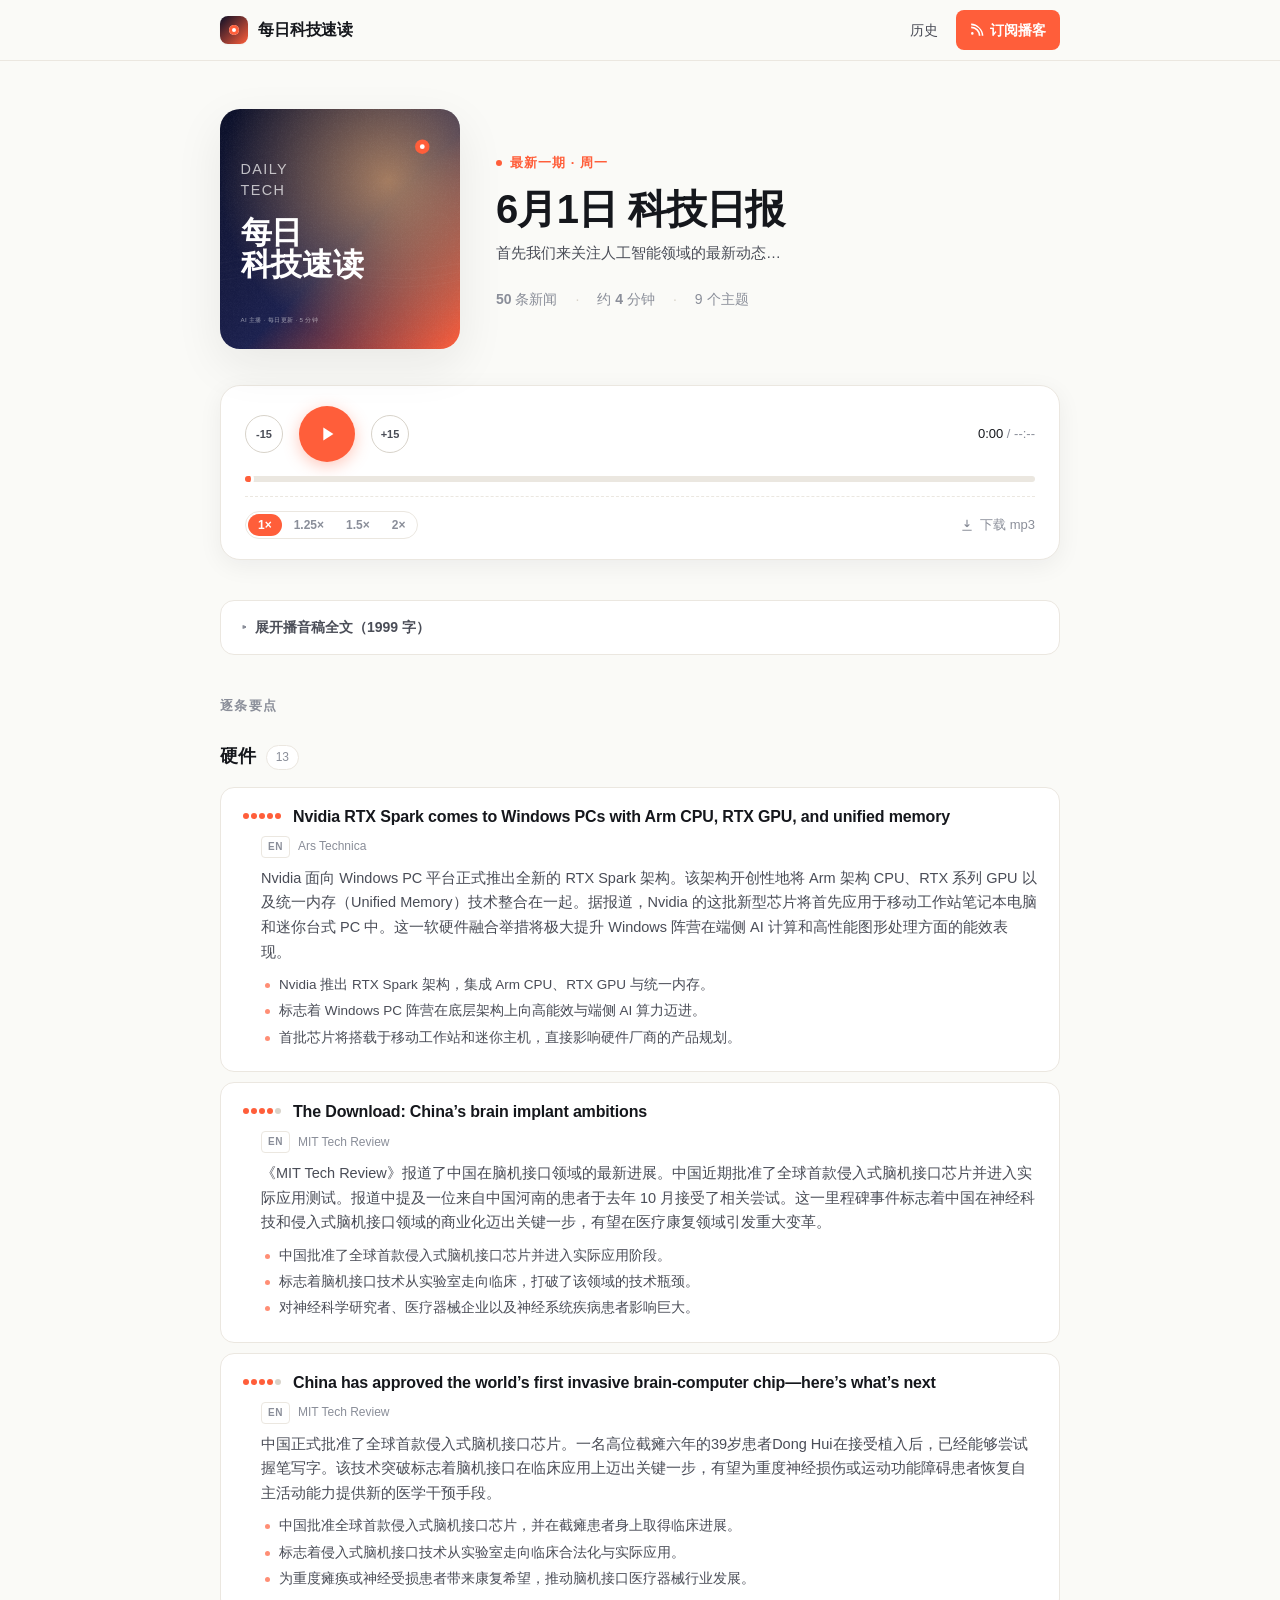
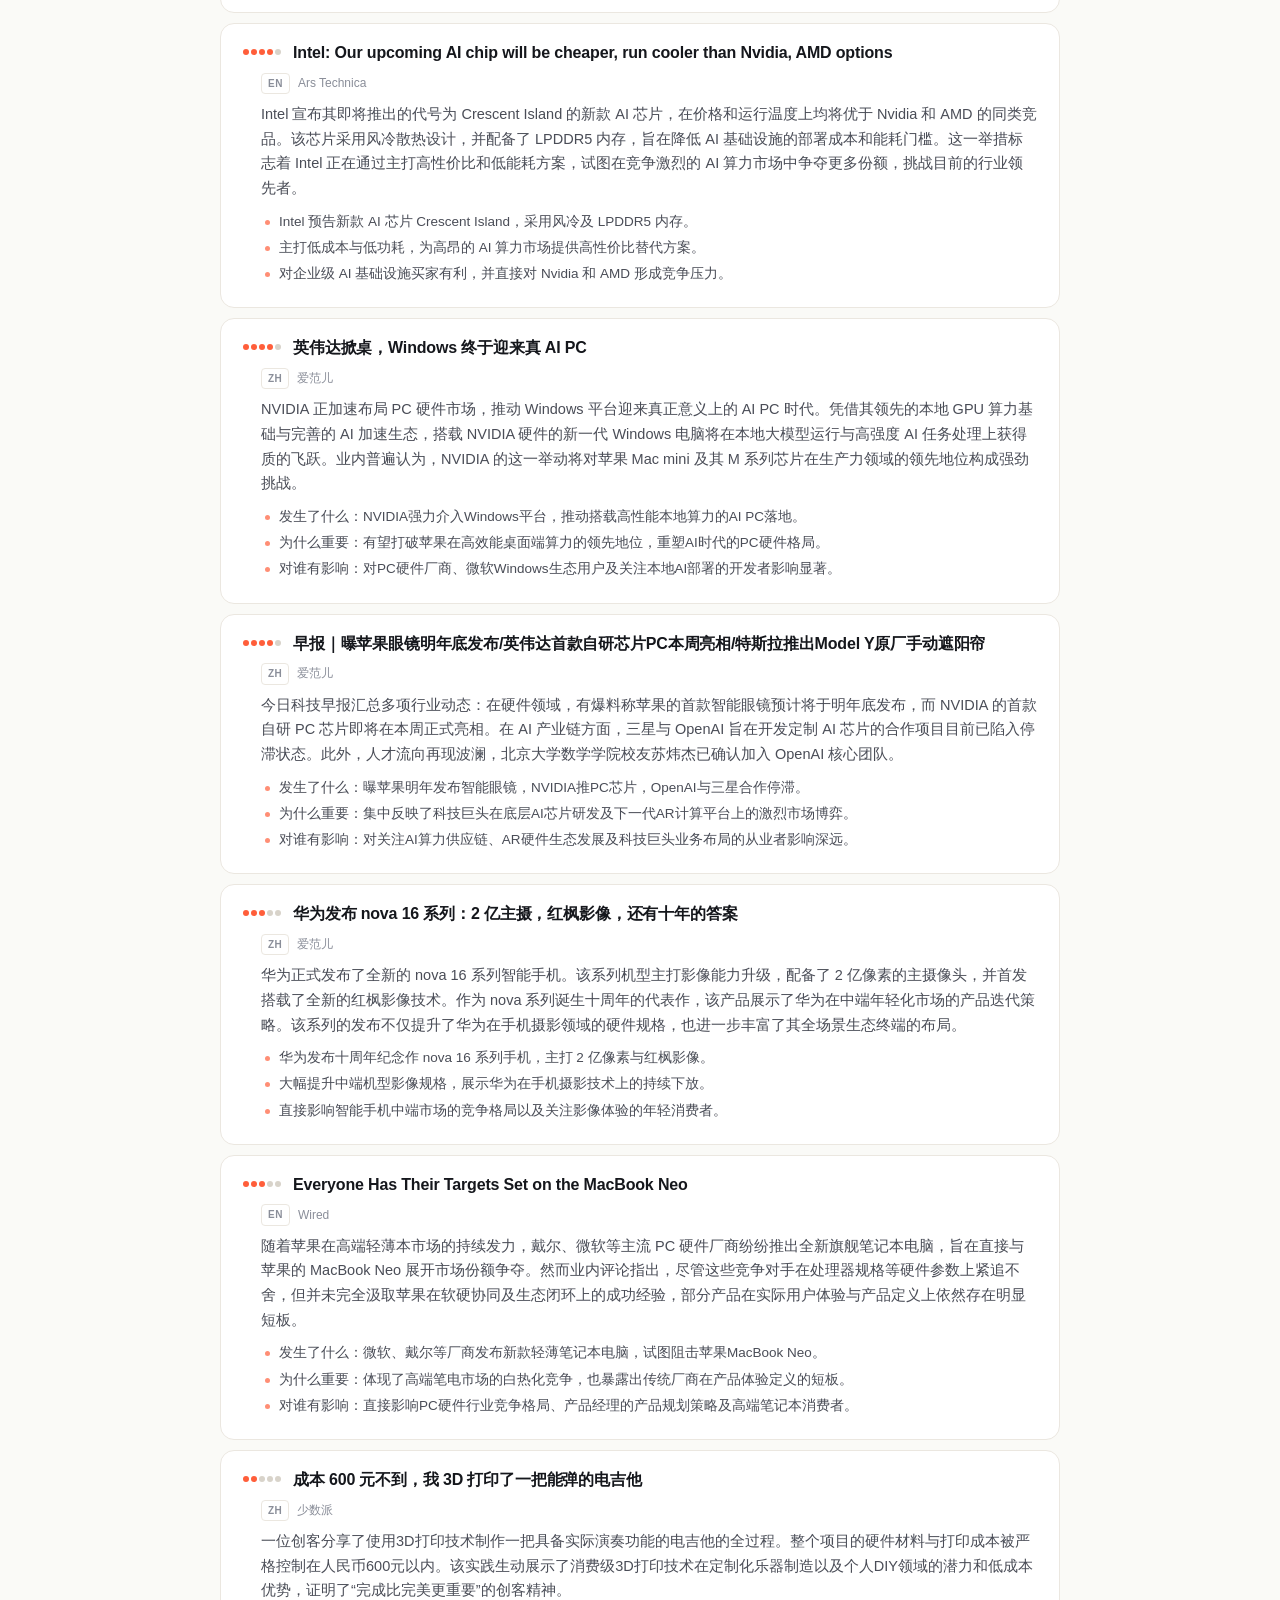
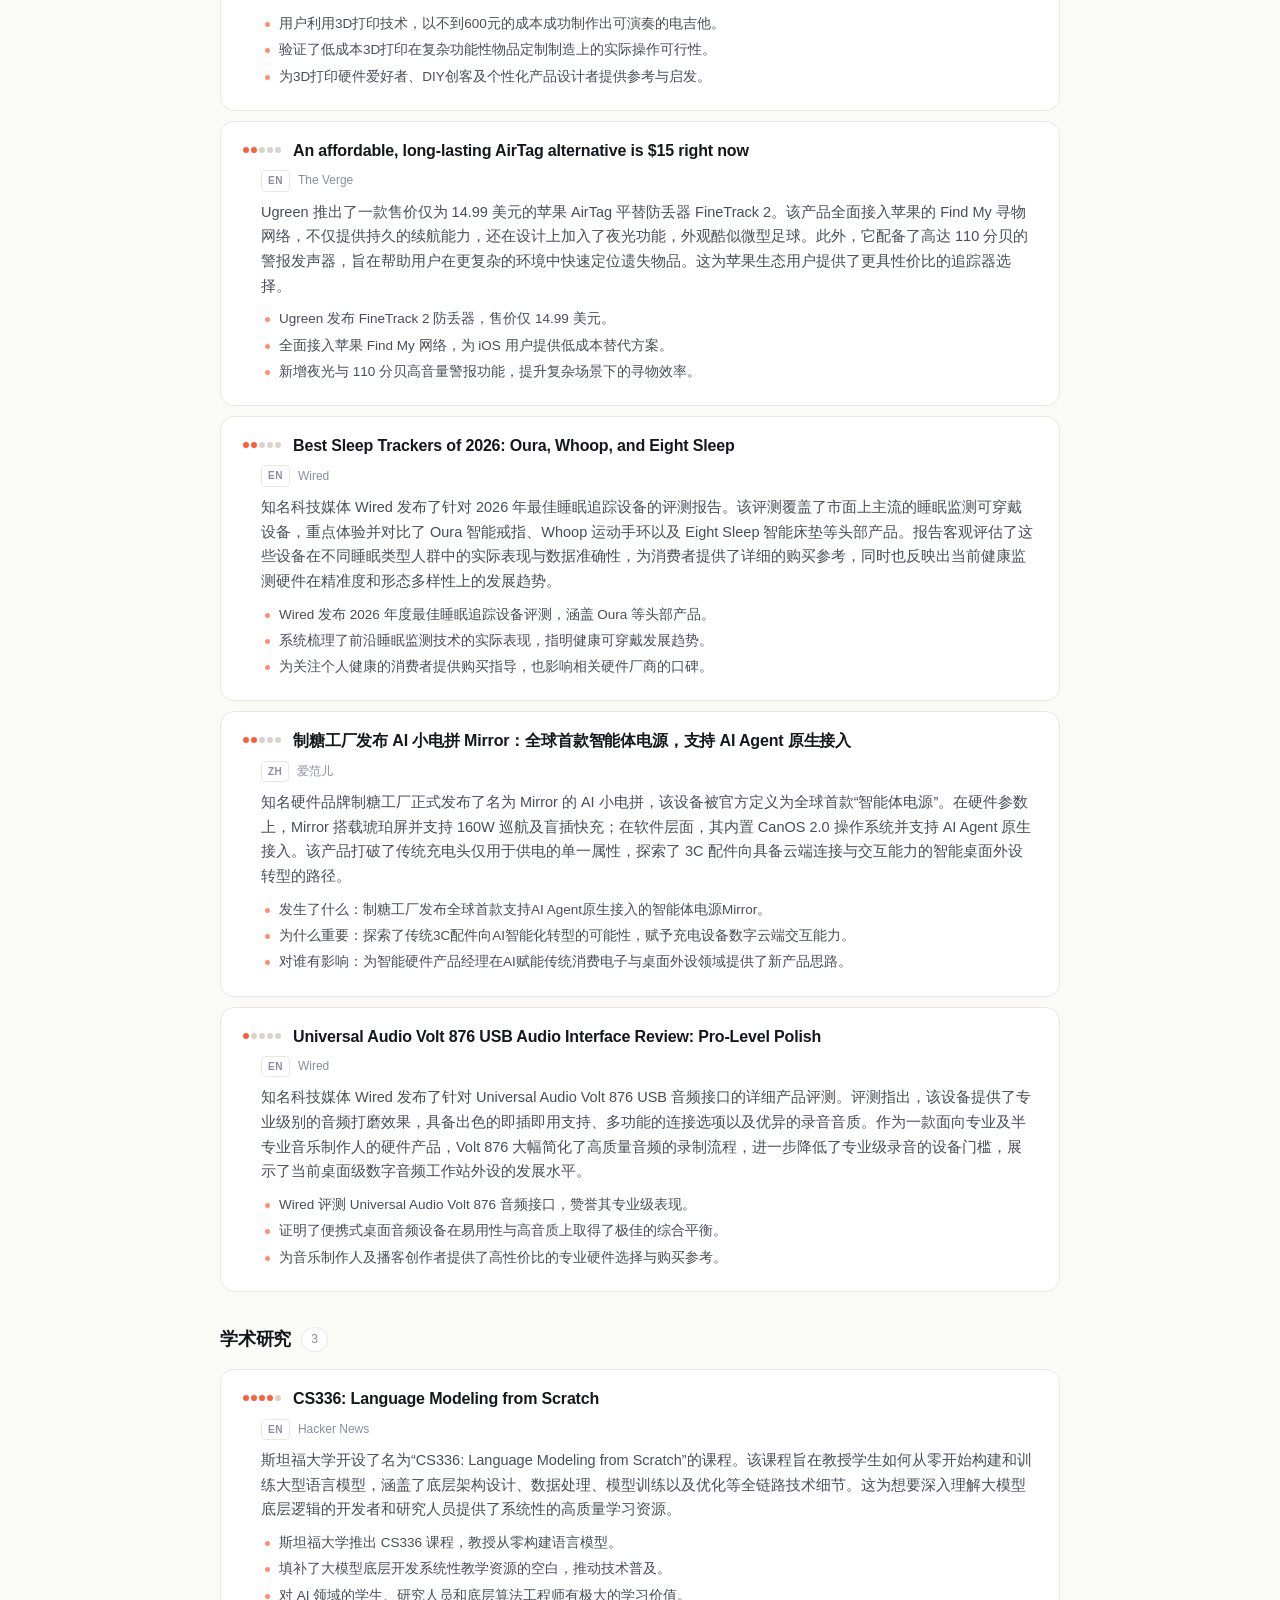
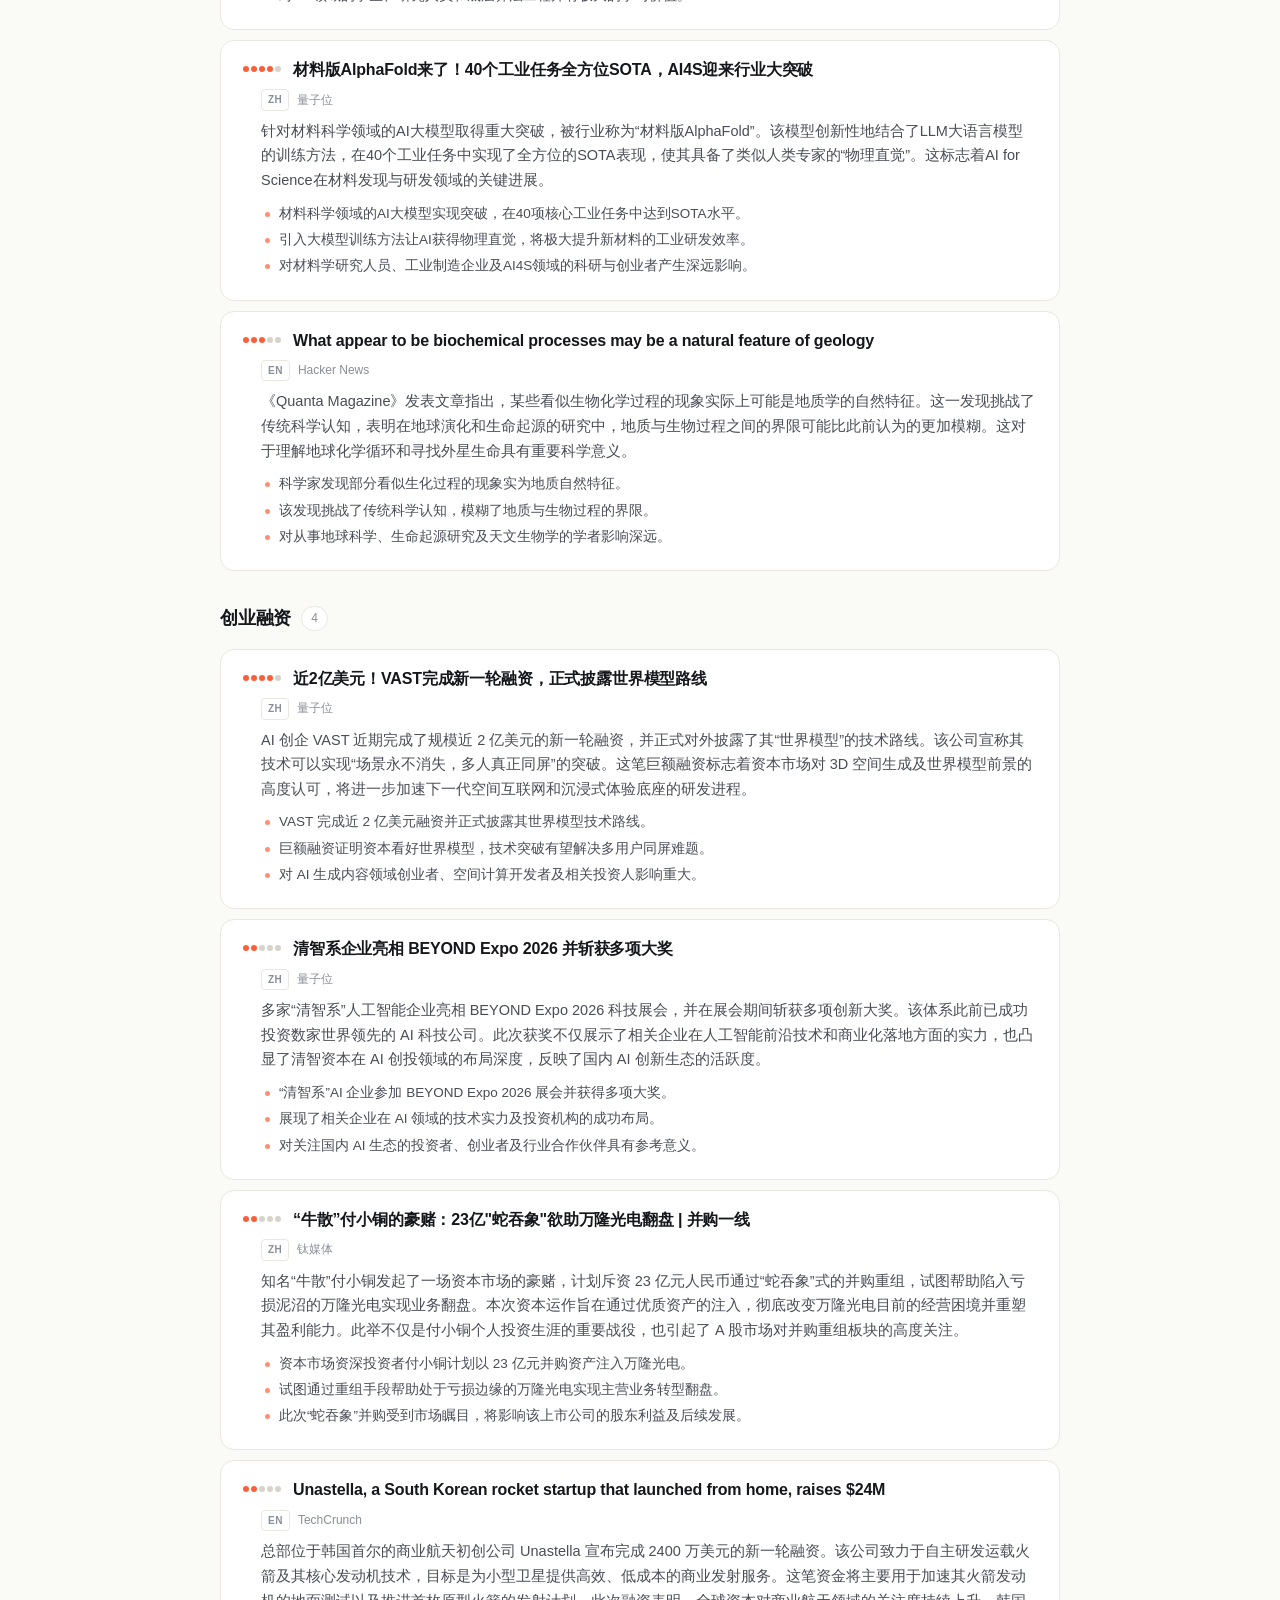
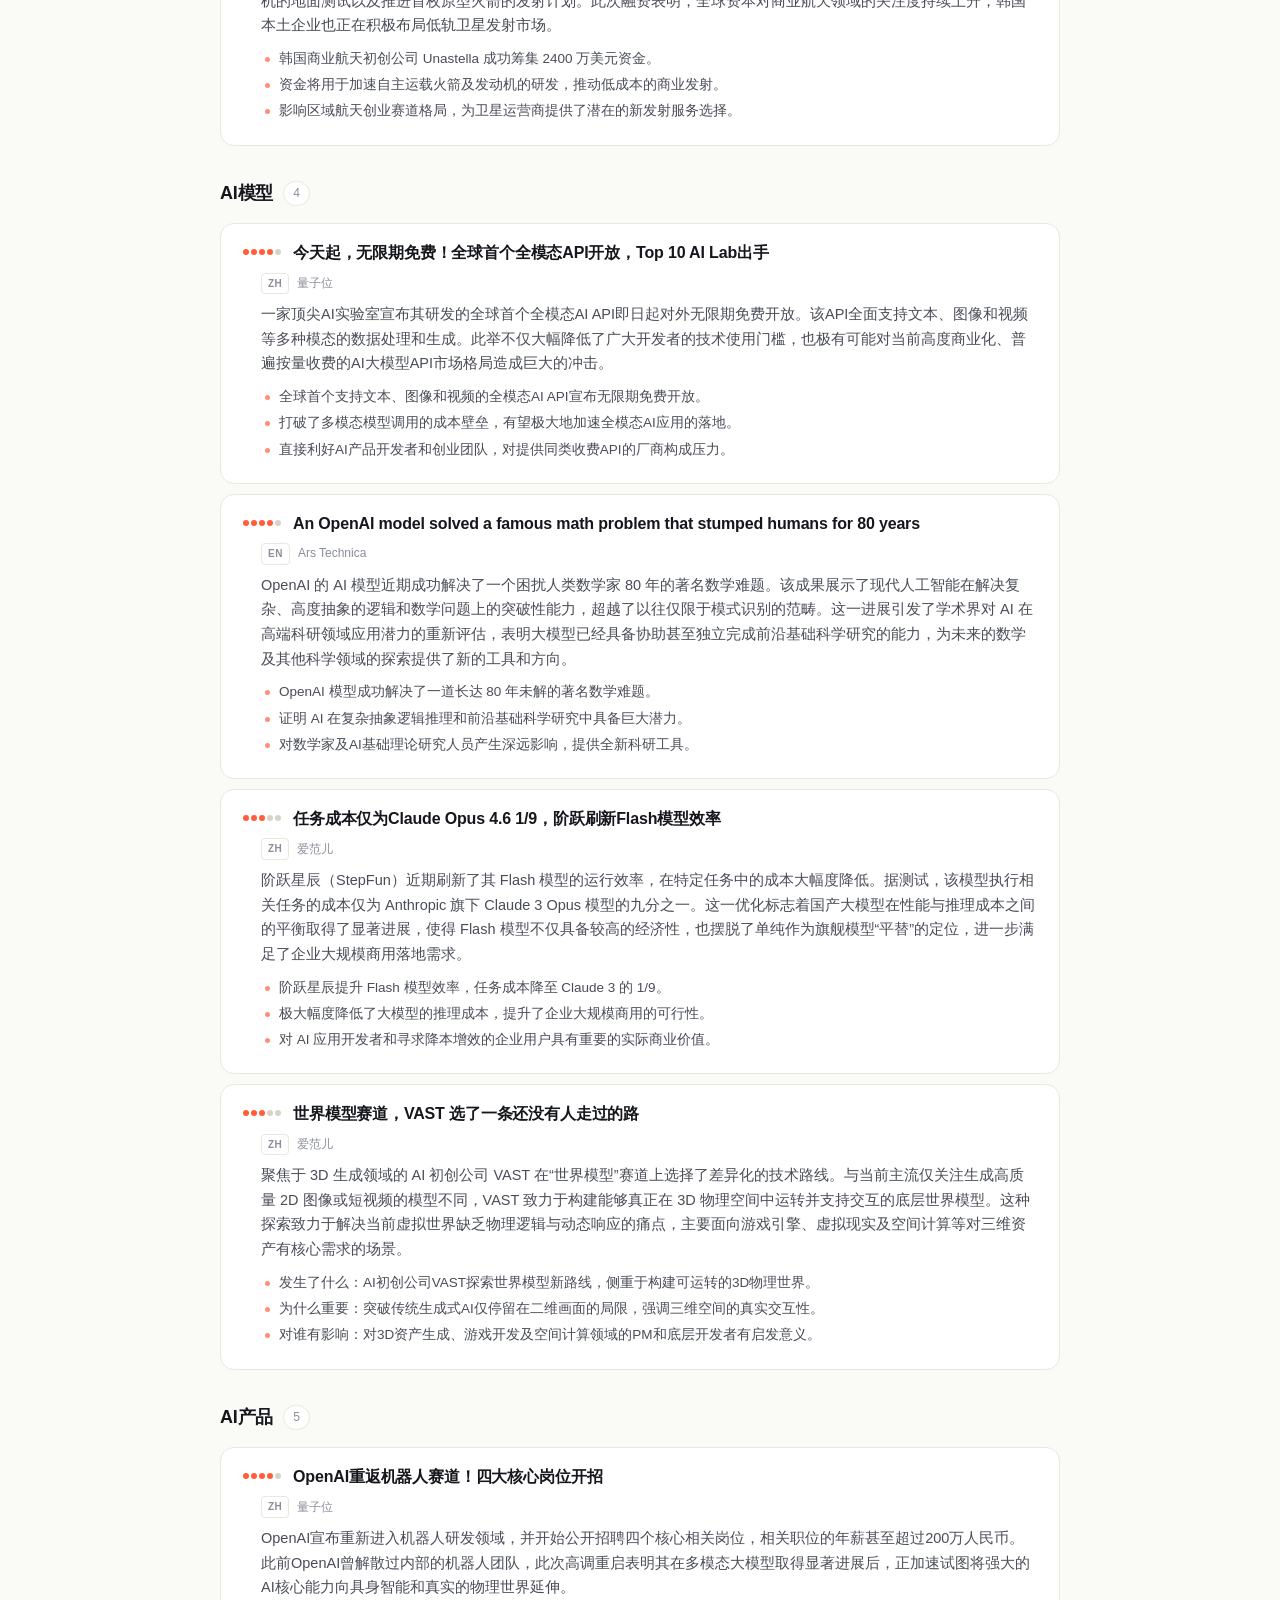
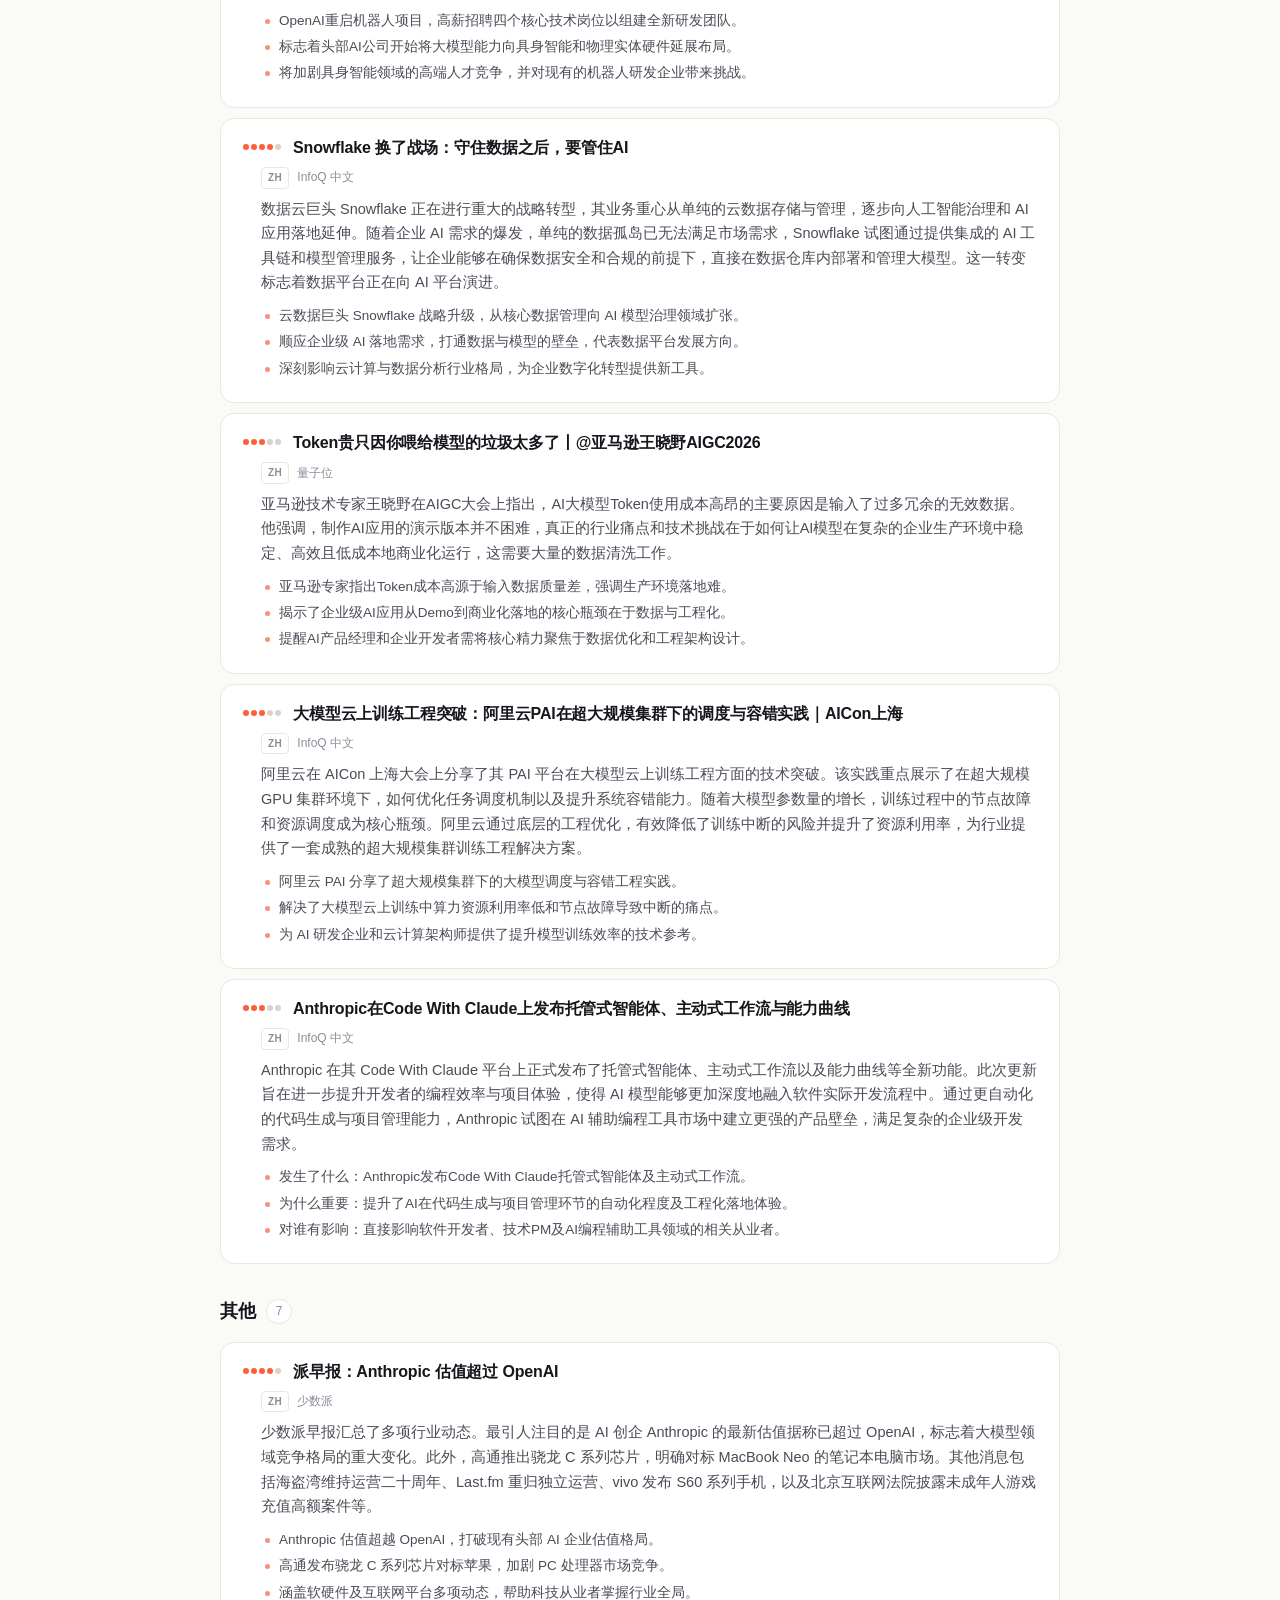
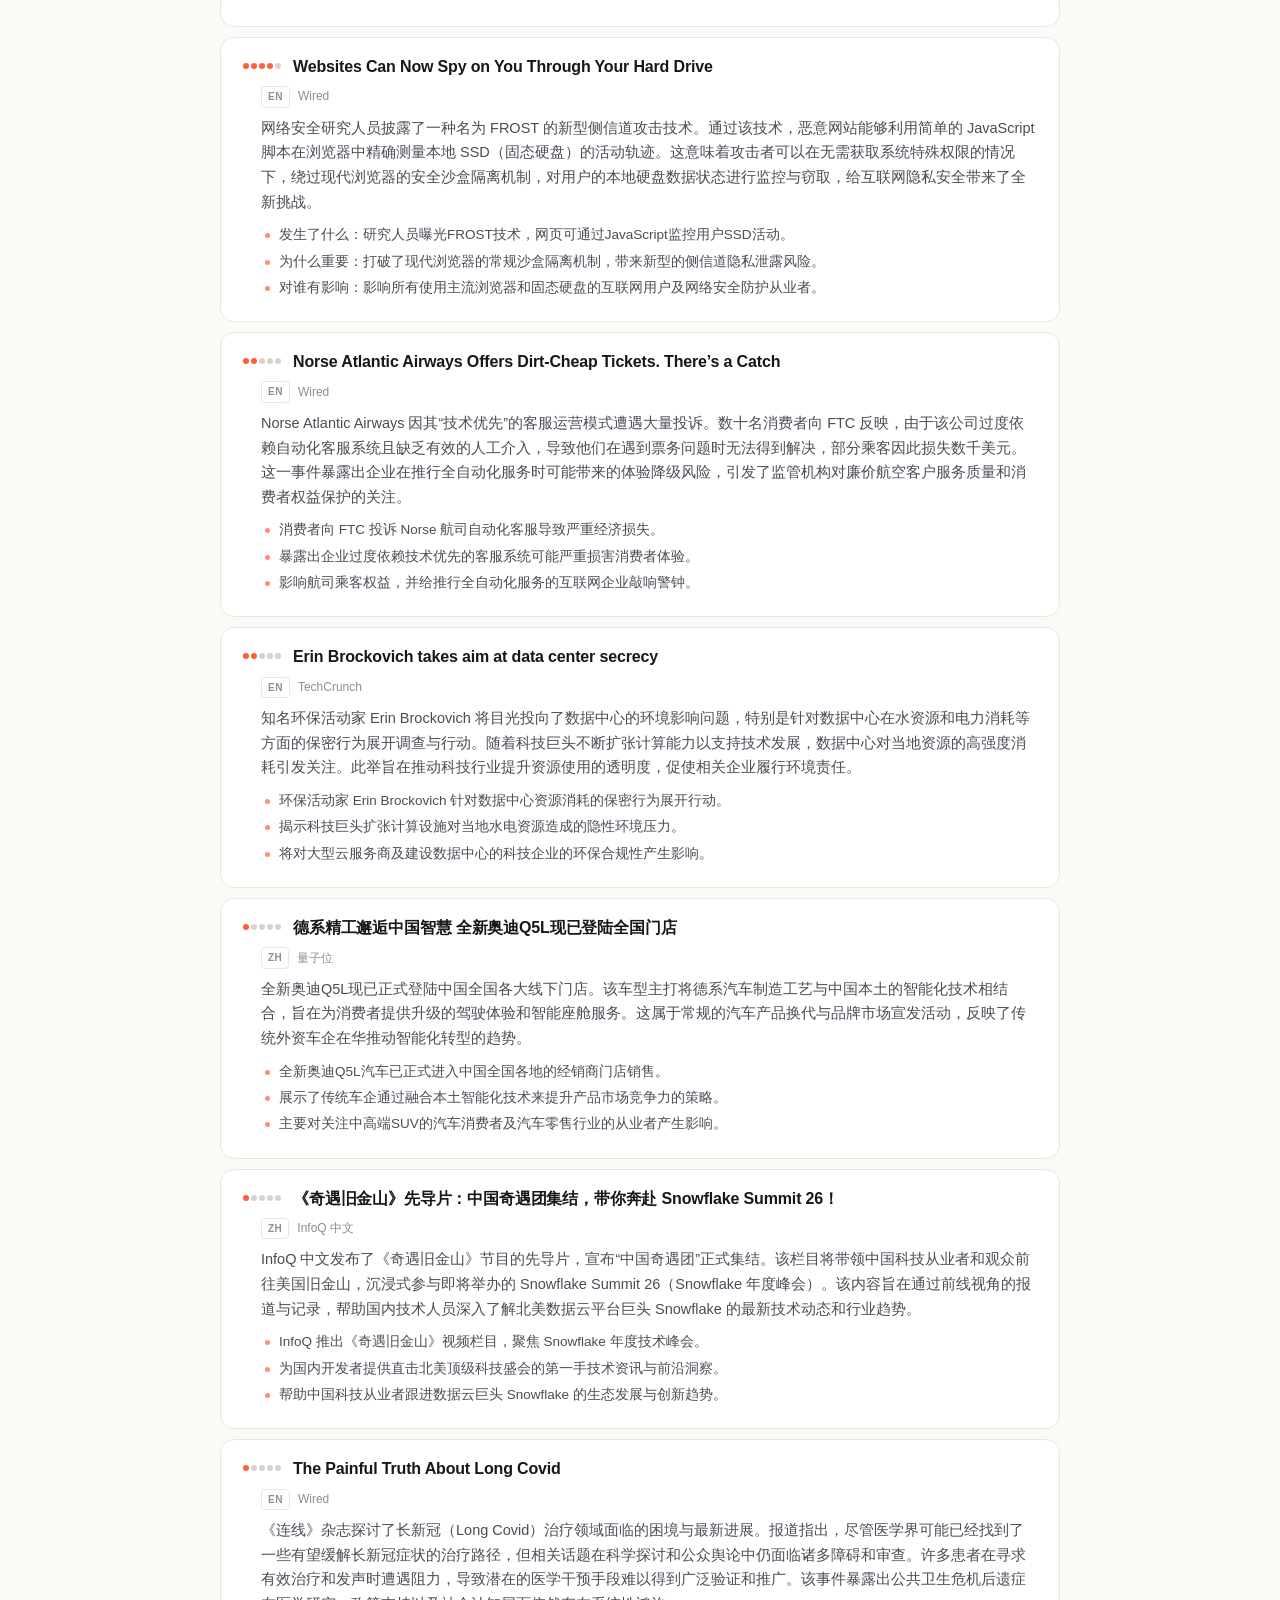
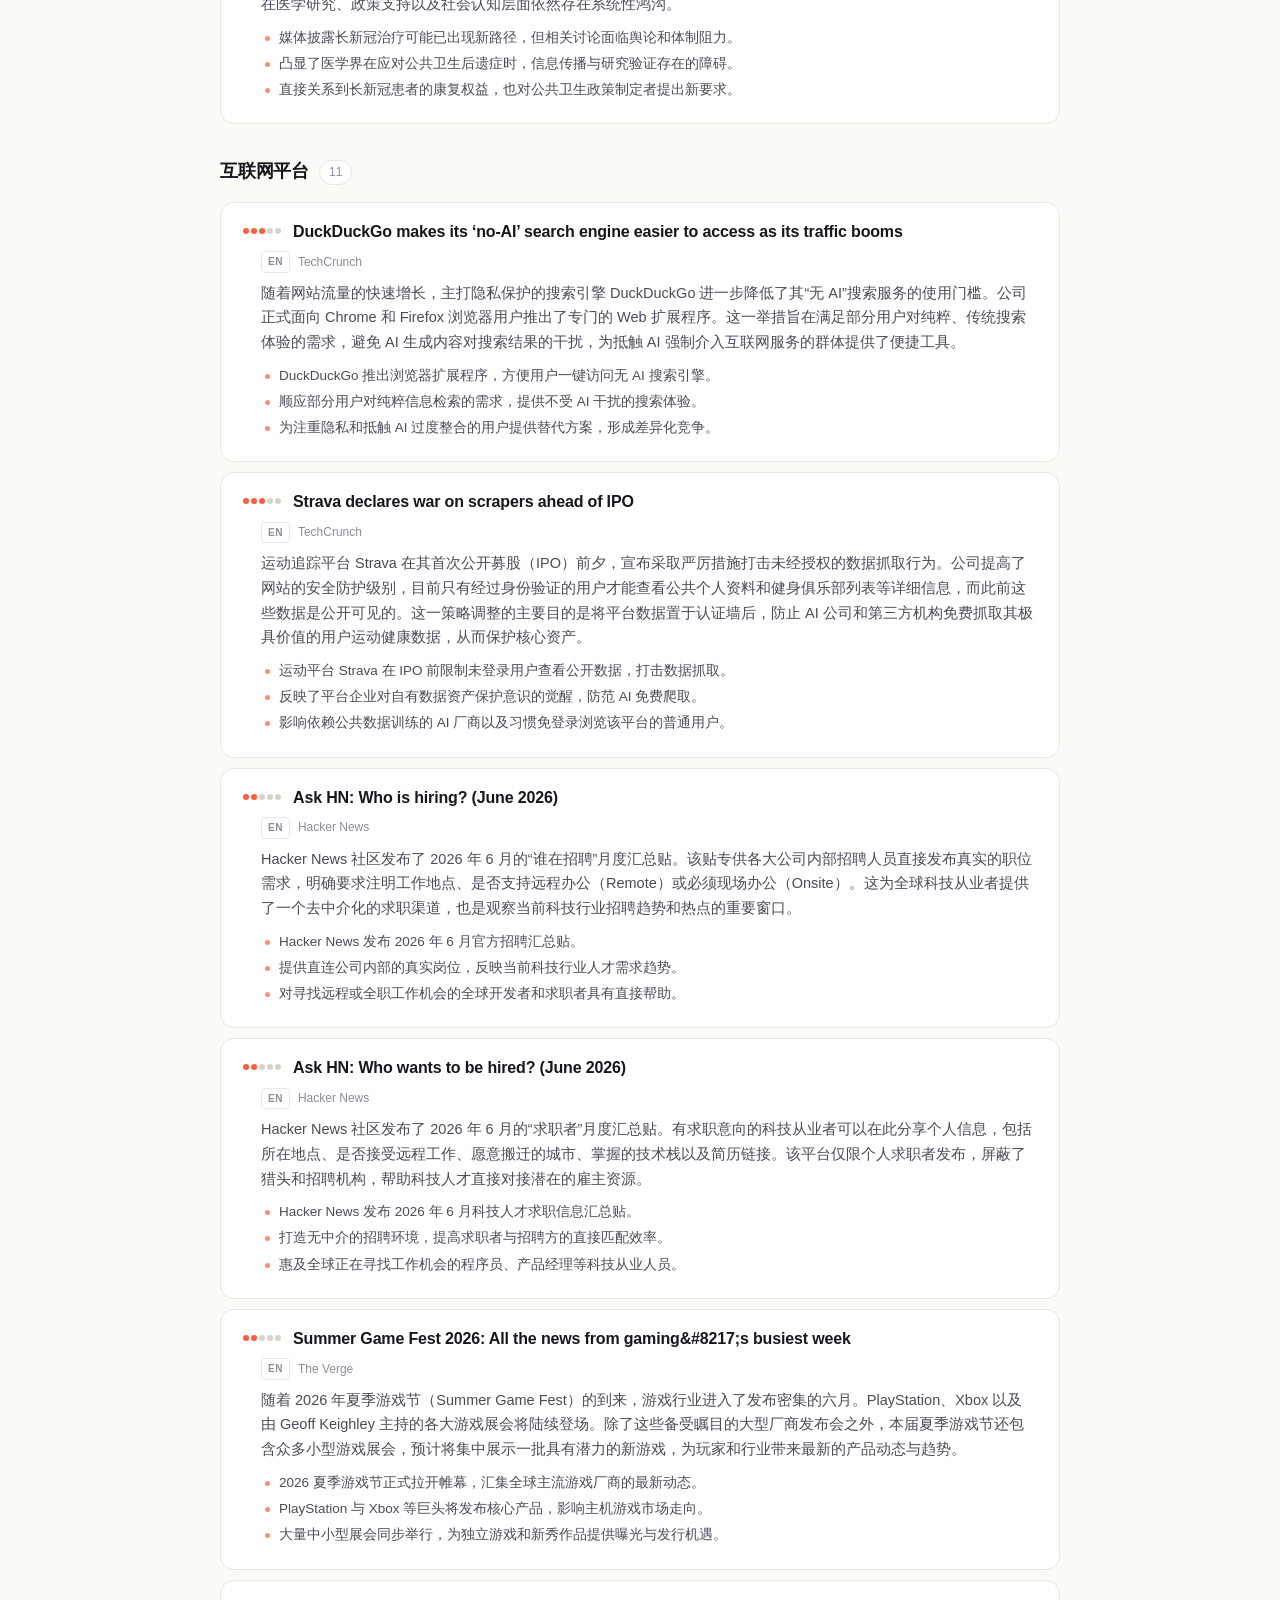
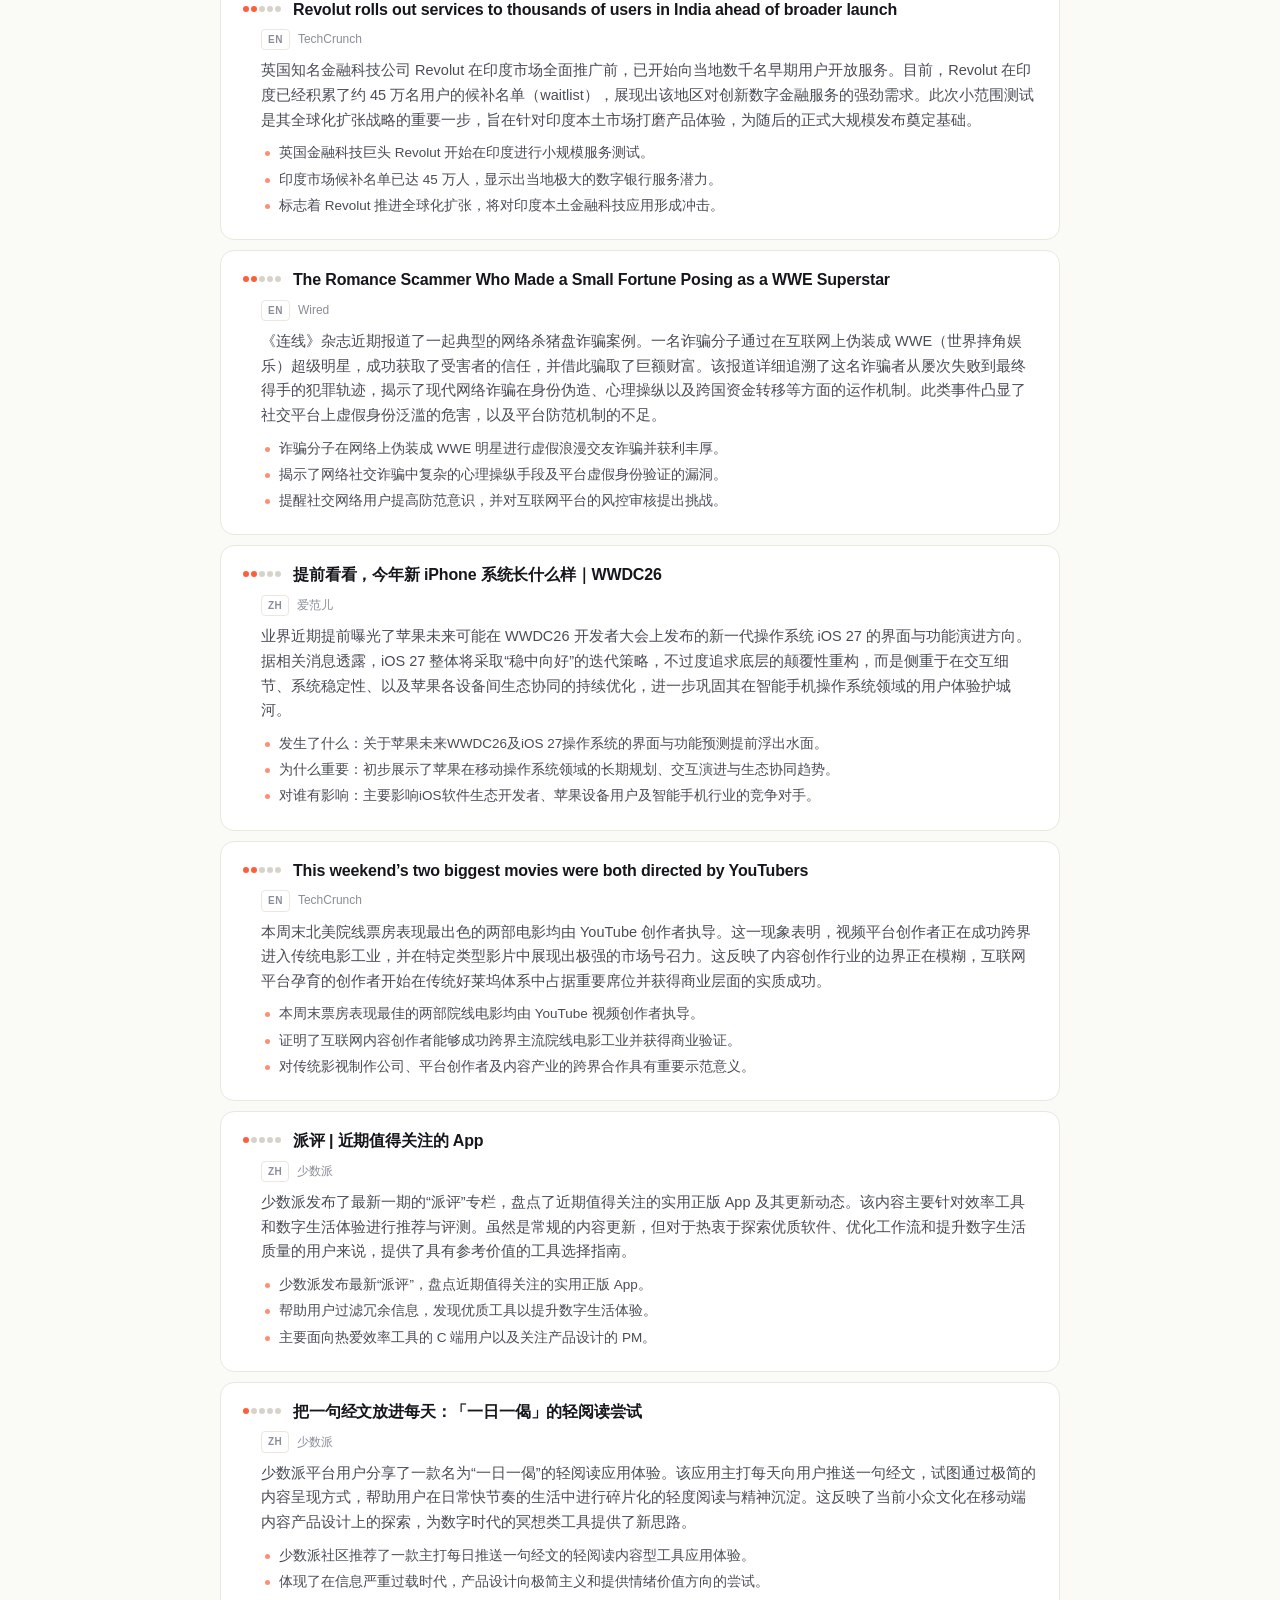
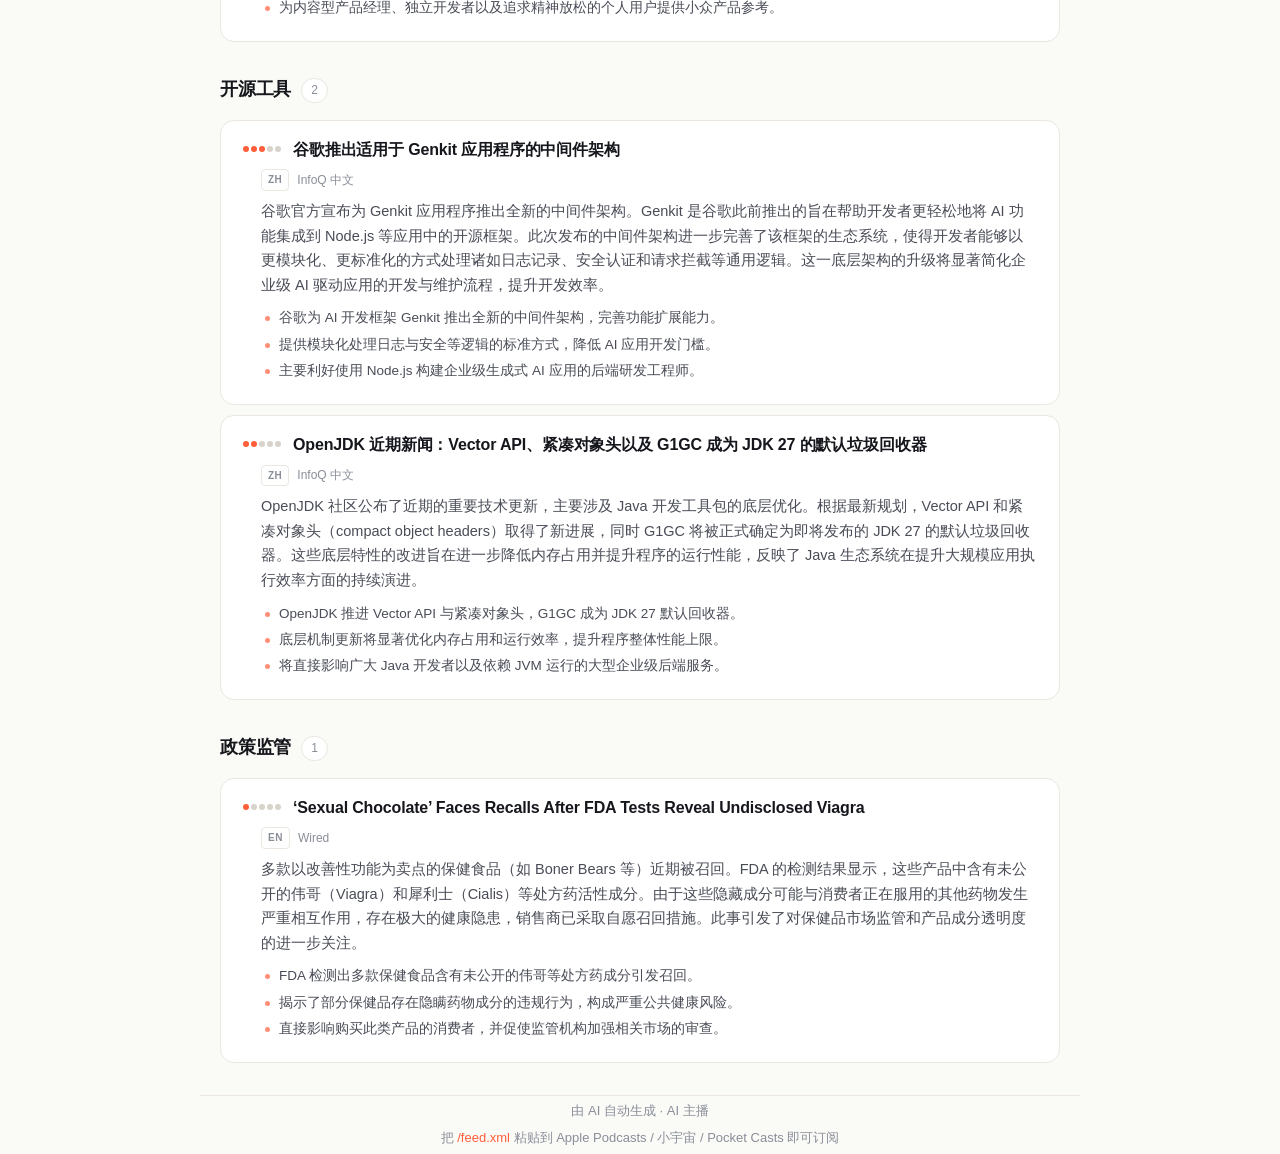
<file: site/index.html>
<!doctype html>
<html lang="zh-cn">
<head>
<meta charset="utf-8" />
<meta name="viewport" content="width=device-width, initial-scale=1, viewport-fit=cover, user-scalable=no" />
<meta name="theme-color" content="#fafaf7" media="(prefers-color-scheme: light)" />
<meta name="theme-color" content="#0d0e12" media="(prefers-color-scheme: dark)" />

<title>6月1日 · 每日科技速读</title>
<meta name="description" content="每天 5 分钟,听完昨天最重要的科技新闻。AI 总结播报,中英文一手信息。" />

<!-- 标准图标 -->
<link rel="icon" type="image/svg+xml" href="https://pg7jrvpsnw-blip.github.io/tech-news-podcast/static/favicon.svg" />
<link rel="icon" type="image/png" sizes="192x192" href="https://pg7jrvpsnw-blip.github.io/tech-news-podcast/static/icon-192.png" />

<!-- iOS 主屏图标 + 启动样式 -->
<link rel="apple-touch-icon" sizes="180x180" href="https://pg7jrvpsnw-blip.github.io/tech-news-podcast/static/apple-touch-icon.png" />
<meta name="apple-mobile-web-app-capable" content="yes" />
<meta name="apple-mobile-web-app-status-bar-style" content="black-translucent" />
<meta name="apple-mobile-web-app-title" content="科技速读" />

<!-- PWA -->
<link rel="manifest" href="https://pg7jrvpsnw-blip.github.io/tech-news-podcast/static/manifest.json" />

<!-- 订阅 -->
<link rel="alternate" type="application/rss+xml" title="每日科技速读 播客订阅" href="https://pg7jrvpsnw-blip.github.io/tech-news-podcast/feed.xml" />

<!-- OpenGraph (微信/IM 分享卡片) -->
<meta property="og:title" content="每日科技速读" />
<meta property="og:description" content="每天 5 分钟,听完昨天最重要的科技新闻。AI 总结播报,中英文一手信息。" />
<meta property="og:image" content="https://pg7jrvpsnw-blip.github.io/tech-news-podcast/static/cover.png" />
<meta property="og:type" content="website" />

<link rel="stylesheet" href="https://pg7jrvpsnw-blip.github.io/tech-news-podcast/static/style.css" />
</head>
<body>
<header class="topbar">
  <div class="container">
    <a href="https://pg7jrvpsnw-blip.github.io/tech-news-podcast/" class="brand">
      <span class="brand-logo" aria-hidden="true"></span>
      <span>每日科技速读</span>
    </a>
    <nav class="topnav">
      <a href="https://pg7jrvpsnw-blip.github.io/tech-news-podcast/archive.html">历史</a>
      <a href="https://pg7jrvpsnw-blip.github.io/tech-news-podcast/feed.xml" class="subscribe" title="复制 RSS URL 到播客 App 订阅">
        <svg viewBox="0 0 24 24" fill="currentColor" aria-hidden="true"><path d="M6.18 17.82a2.18 2.18 0 1 1-4.36 0 2.18 2.18 0 0 1 4.36 0M2 8.86A12.93 12.93 0 0 1 15.14 22h2.83A15.81 15.81 0 0 0 2 6.03zm0-4.99A17.91 17.91 0 0 1 20.13 22h2.83C22.96 11.96 12.04 1.04 2 1.04z"/></svg>
        订阅播客
      </a>
    </nav>
  </div>
</header>
<main class="container">

<section class="hero">
  <div class="hero-cover">
    <img src="https://pg7jrvpsnw-blip.github.io/tech-news-podcast/static/cover.svg" alt="每日科技速读 封面" />
  </div>
  <div class="hero-meta">
    <div class="hero-eyebrow">最新一期 · 周一</div>
    <h1 class="hero-title">6月1日 科技日报</h1>
    <p class="hero-sub">首先我们来关注人工智能领域的最新动态…</p>
    <div class="hero-stats">
      <span><strong>50</strong> 条新闻</span>
      <span class="dot">·</span>
      <span>约 <strong>4</strong> 分钟</span>
      <span class="dot">·</span>
      <span>9 个主题</span>
    </div>
  </div>
</section>

<div class="player" data-player
     data-title="6月1日 科技日报"
     data-album="每日科技速读"
     data-artist="AI 主播"
     data-artwork="https://pg7jrvpsnw-blip.github.io/tech-news-podcast/static/cover.png">
  <audio preload="metadata" src="https://pg7jrvpsnw-blip.github.io/tech-news-podcast/audio/2026-06-01.mp3"></audio>
  <div class="player-row">
    <button class="btn-skip" data-skip="-15" aria-label="后退 15 秒">-15</button>
    <button class="btn-play" aria-label="播放/暂停">
      <svg data-icon-play viewBox="0 0 24 24" aria-hidden="true"><path d="M8 5v14l11-7z"/></svg>
      <svg data-icon-pause viewBox="0 0 24 24" aria-hidden="true" style="display:none"><path d="M6 5h4v14H6zm8 0h4v14h-4z"/></svg>
    </button>
    <button class="btn-skip" data-skip="15" aria-label="前进 15 秒">+15</button>
    <span class="player-times"><span class="now">0:00</span> / <span class="dur">--:--</span></span>
  </div>
  <div class="player-bar">
    <div class="player-bar-fill"></div>
    <div class="player-bar-thumb"></div>
  </div>
  <div class="player-aux">
    <div class="speed">
      <button data-speed="1" class="on">1×</button>
      <button data-speed="1.25">1.25×</button>
      <button data-speed="1.5">1.5×</button>
      <button data-speed="2">2×</button>
    </div>
    <a class="download" href="https://pg7jrvpsnw-blip.github.io/tech-news-podcast/audio/2026-06-01.mp3" download>
      <svg width="14" height="14" viewBox="0 0 24 24" fill="none" stroke="currentColor" stroke-width="2"><path d="M12 3v12m0 0l-4-4m4 4l4-4M4 21h16"/></svg>
      下载 mp3
    </a>
  </div>
</div>

<details class="script">
  <summary>展开播音稿全文（1999 字）</summary>
  <div class="script-body">大家好，今天是二零二六年六月一日。欢迎收听今天的科技资讯。

首先我们来关注人工智能领域的最新动态。

一家顶尖人工智能实验室宣布大动作。其研发的全球首个全模态应用接口即日起无限期免费开放。该接口全面支持文本图像和视频等数据处理。此举大幅降低了开发者的技术门槛。这极有可能对当前按量收费的大模型市场格局造成巨大冲击。

人工智能在科学领域的应用也取得突破。OpenAI 的模型成功解决了一个数学难题。该问题曾困扰人类数学家八十年。这展示了人工智能在解决复杂逻辑上的能力。大模型已具备协助前沿基础科学研究的潜力。学术界正重新评估其在科研领域的价值。

同时 OpenAI 正在高调重返机器人赛道。他们公开招聘四个核心岗位。相关职位的年薪超过两百万人民币。这表明他们在多模态大模型取得显著进展。OpenAI 正加速将核心能力向具身智能和物理世界延伸。

另一家大模型巨头也有新动作。Anthropic 在 Code With Claude 平台上发布了全新功能。其中包括托管式智能体和主动式工作流。此次更新旨在提升开发者的编程效率。人工智能模型将更加深度地融入软件实际开发流程。这将满足更复杂的企业级开发需求。

国内大模型在成本控制上取得进展。阶跃星辰近期刷新了其 Flash 模型的运行效率。该模型执行特定任务的成本大幅降低。测试显示其成本仅为 Claude 3 Opus 模型的九分之一。这标志着国产大模型在性能与推理成本之间取得更好平衡。它将进一步满足企业的大规模商用落地需求。

数据云巨头 Snowflake 正在进行重大战略转型。其业务重心正逐步向人工智能治理和应用落地延伸。单纯的数据孤岛已无法满足当前市场需求。Snowflake 开始提供集成的工具链和模型管理服务。企业可以在确保数据合规的前提下部署大模型。这标志着数据平台正加速向人工智能平台演进。

接下来我们把目光转向硬件和芯片赛道。

NVIDIA 面向 Windows 平台正式推出 RTX Spark 架构。该架构将 Arm 架构处理器和 RTX 系列显卡整合。它还开创性地加入了统一内存技术。新型芯片将首先应用于移动工作站和迷你台式电脑。这将极大提升端侧人工智能计算的能效表现。

竞争对手 Intel 也在积极布局。Intel 宣布即将推出代号为 Crescent Island 的新款人工智能芯片。该芯片采用风冷散热设计。它在价格和运行温度上都将优于 NVIDIA 和 AMD 的竞品。Intel 试图通过高性价比方案争夺算力市场份额。

脑机接口领域迎来了重大里程碑。中国正式批准了全球首款侵入式脑机接口芯片并进入临床测试。一名高位截瘫六年的患者接受了植入。他现在已经能够尝试握笔写字。这标志着中国在神经科技领域的商业化迈出关键一步。它有望为重度神经损伤患者提供新的医学干预手段。

消费硬件端也出现了有趣的新物种。知名品牌制糖工厂发布了名为 Mirror 的人工智能小电拼。官方称其为全球首款智能体电源。它支持一百六十瓦快充。在软件层面它内置了操作系统并支持 AI Agent 原生接入。该产品打破了充电头的单一属性。它探索了桌面外设向智能终端转型的路径。

我们再来看看创业融资和互联网平台的最新消息。

聚焦三维生成的初创公司 VAST 完成了新一轮融资。本轮融资规模近两亿美元。他们正式对外披露了世界模型的技术路线。VAST 致力于构建真正在物理空间中运转并支持交互的底层模型。这笔巨额融资标志着资本市场对空间生成前景的高度认可。

随着数据价值的提升，平台方开始加强数据保护。运动追踪平台 Strava 宣布严厉打击未经授权的数据抓取。只有经过身份验证的用户才能查看公共个人资料。此举旨在将平台数据置于认证墙后。他们希望防止人工智能公司免费抓取极具价值的用户健康数据。

抵触人工智能的群体也有了新工具。主打隐私保护的搜索引擎 DuckDuckGo 降低了无人工智能搜索的门槛。他们面向浏览器用户推出了专门的扩展程序。这能避免自动生成内容对搜索结果的干扰。该工具满足了部分用户对纯粹传统搜索体验的需求。

最后，我们来关注一下政策监管与网络安全。

网络安全研究人员披露了一种名为 FROST 的新型攻击技术。恶意网站能利用简单的脚本代码窃取隐私。他们可以精确测量本地固态硬盘的活动轨迹。攻击者无需系统特殊权限就能绕过浏览器的安全隔离。他们能直接监控用户的本地硬盘数据状态。这给互联网隐私安全带来了全新挑战。

人工智能基础设施的环保问题也引发关注。知名环保活动家 Erin Brockovich 将目光投向了数据中心。她特别针对数据中心在水资源和电力消耗上的保密行为展开调查。科技巨头不断扩张计算能力带来了高强度的资源消耗。此举旨在推动科技行业提升资源使用的透明度。

以上就是今天的内容，我们明天见。</div>
</details>

<h2 class="section-title">逐条要点</h2>
<section class="topic">
  <div class="topic-head">
    <h3>硬件</h3>
    <span class="topic-count">13</span>
  </div>
  <ul class="news-list">
    <li class="news-card">
      <div class="news-head">
        <span class="news-importance" title="重要性 5/5">
<span class="d on"></span><span class="d on"></span><span class="d on"></span><span class="d on"></span><span class="d on"></span>        </span>
        <a class="title" href="https://arstechnica.com/gadgets/2026/06/nvidia-gets-into-the-arm-pc-business-with-new-high-end-rtx-spark-processor/" target="_blank" rel="noopener">Nvidia RTX Spark comes to Windows PCs with Arm CPU, RTX GPU, and unified memory</a>
      </div>
      <div class="news-meta">
        <span class="lang">EN</span>
        <span class="source">Ars Technica</span>
      </div>
      <p class="news-summary">Nvidia 面向 Windows PC 平台正式推出全新的 RTX Spark 架构。该架构开创性地将 Arm 架构 CPU、RTX 系列 GPU 以及统一内存（Unified Memory）技术整合在一起。据报道，Nvidia 的这批新型芯片将首先应用于移动工作站笔记本电脑和迷你台式 PC 中。这一软硬件融合举措将极大提升 Windows 阵营在端侧 AI 计算和高性能图形处理方面的能效表现。</p>
      <ul class="news-points">
<li>Nvidia 推出 RTX Spark 架构，集成 Arm CPU、RTX GPU 与统一内存。</li><li>标志着 Windows PC 阵营在底层架构上向高能效与端侧 AI 算力迈进。</li><li>首批芯片将搭载于移动工作站和迷你主机，直接影响硬件厂商的产品规划。</li>      </ul>
    </li>
    <li class="news-card">
      <div class="news-head">
        <span class="news-importance" title="重要性 4/5">
<span class="d on"></span><span class="d on"></span><span class="d on"></span><span class="d on"></span><span class="d "></span>        </span>
        <a class="title" href="https://www.technologyreview.com/2026/06/01/1138207/the-download-china-bci-brain-implant-nvidia-ai-chips-laptops/" target="_blank" rel="noopener">The Download: China’s brain implant ambitions</a>
      </div>
      <div class="news-meta">
        <span class="lang">EN</span>
        <span class="source">MIT Tech Review</span>
      </div>
      <p class="news-summary">《MIT Tech Review》报道了中国在脑机接口领域的最新进展。中国近期批准了全球首款侵入式脑机接口芯片并进入实际应用测试。报道中提及一位来自中国河南的患者于去年 10 月接受了相关尝试。这一里程碑事件标志着中国在神经科技和侵入式脑机接口领域的商业化迈出关键一步，有望在医疗康复领域引发重大变革。</p>
      <ul class="news-points">
<li>中国批准了全球首款侵入式脑机接口芯片并进入实际应用阶段。</li><li>标志着脑机接口技术从实验室走向临床，打破了该领域的技术瓶颈。</li><li>对神经科学研究者、医疗器械企业以及神经系统疾病患者影响巨大。</li>      </ul>
    </li>
    <li class="news-card">
      <div class="news-head">
        <span class="news-importance" title="重要性 4/5">
<span class="d on"></span><span class="d on"></span><span class="d on"></span><span class="d on"></span><span class="d "></span>        </span>
        <a class="title" href="https://www.technologyreview.com/2026/06/01/1138133/china-world-first-brain-chip/" target="_blank" rel="noopener">China has approved the world’s first invasive brain-computer chip—here’s what’s next</a>
      </div>
      <div class="news-meta">
        <span class="lang">EN</span>
        <span class="source">MIT Tech Review</span>
      </div>
      <p class="news-summary">中国正式批准了全球首款侵入式脑机接口芯片。一名高位截瘫六年的39岁患者Dong Hui在接受植入后，已经能够尝试握笔写字。该技术突破标志着脑机接口在临床应用上迈出关键一步，有望为重度神经损伤或运动功能障碍患者恢复自主活动能力提供新的医学干预手段。</p>
      <ul class="news-points">
<li>中国批准全球首款侵入式脑机接口芯片，并在截瘫患者身上取得临床进展。</li><li>标志着侵入式脑机接口技术从实验室走向临床合法化与实际应用。</li><li>为重度瘫痪或神经受损患者带来康复希望，推动脑机接口医疗器械行业发展。</li>      </ul>
    </li>
    <li class="news-card">
      <div class="news-head">
        <span class="news-importance" title="重要性 4/5">
<span class="d on"></span><span class="d on"></span><span class="d on"></span><span class="d on"></span><span class="d "></span>        </span>
        <a class="title" href="https://arstechnica.com/ai/2026/06/intel-our-upcoming-ai-chip-will-be-cheaper-run-cooler-than-nvidia-amd-options/" target="_blank" rel="noopener">Intel: Our upcoming AI chip will be cheaper, run cooler than Nvidia, AMD options</a>
      </div>
      <div class="news-meta">
        <span class="lang">EN</span>
        <span class="source">Ars Technica</span>
      </div>
      <p class="news-summary">Intel 宣布其即将推出的代号为 Crescent Island 的新款 AI 芯片，在价格和运行温度上均将优于 Nvidia 和 AMD 的同类竞品。该芯片采用风冷散热设计，并配备了 LPDDR5 内存，旨在降低 AI 基础设施的部署成本和能耗门槛。这一举措标志着 Intel 正在通过主打高性价比和低能耗方案，试图在竞争激烈的 AI 算力市场中争夺更多份额，挑战目前的行业领先者。</p>
      <ul class="news-points">
<li>Intel 预告新款 AI 芯片 Crescent Island，采用风冷及 LPDDR5 内存。</li><li>主打低成本与低功耗，为高昂的 AI 算力市场提供高性价比替代方案。</li><li>对企业级 AI 基础设施买家有利，并直接对 Nvidia 和 AMD 形成竞争压力。</li>      </ul>
    </li>
    <li class="news-card">
      <div class="news-head">
        <span class="news-importance" title="重要性 4/5">
<span class="d on"></span><span class="d on"></span><span class="d on"></span><span class="d on"></span><span class="d "></span>        </span>
        <a class="title" href="https://www.ifanr.com/1667641?utm_source=rss&amp;utm_medium=rss&amp;utm_campaign=" target="_blank" rel="noopener">英伟达掀桌，Windows 终于迎来真 AI PC</a>
      </div>
      <div class="news-meta">
        <span class="lang">ZH</span>
        <span class="source">爱范儿</span>
      </div>
      <p class="news-summary">NVIDIA 正加速布局 PC 硬件市场，推动 Windows 平台迎来真正意义上的 AI PC 时代。凭借其领先的本地 GPU 算力基础与完善的 AI 加速生态，搭载 NVIDIA 硬件的新一代 Windows 电脑将在本地大模型运行与高强度 AI 任务处理上获得质的飞跃。业内普遍认为，NVIDIA 的这一举动将对苹果 Mac mini 及其 M 系列芯片在生产力领域的领先地位构成强劲挑战。</p>
      <ul class="news-points">
<li>发生了什么：NVIDIA强力介入Windows平台，推动搭载高性能本地算力的AI PC落地。</li><li>为什么重要：有望打破苹果在高效能桌面端算力的领先地位，重塑AI时代的PC硬件格局。</li><li>对谁有影响：对PC硬件厂商、微软Windows生态用户及关注本地AI部署的开发者影响显著。</li>      </ul>
    </li>
    <li class="news-card">
      <div class="news-head">
        <span class="news-importance" title="重要性 4/5">
<span class="d on"></span><span class="d on"></span><span class="d on"></span><span class="d on"></span><span class="d "></span>        </span>
        <a class="title" href="https://www.ifanr.com/1667599?utm_source=rss&amp;utm_medium=rss&amp;utm_campaign=" target="_blank" rel="noopener">早报｜曝苹果眼镜明年底发布/英伟达首款自研芯片PC本周亮相/特斯拉推出Model Y原厂手动遮阳帘</a>
      </div>
      <div class="news-meta">
        <span class="lang">ZH</span>
        <span class="source">爱范儿</span>
      </div>
      <p class="news-summary">今日科技早报汇总多项行业动态：在硬件领域，有爆料称苹果的首款智能眼镜预计将于明年底发布，而 NVIDIA 的首款自研 PC 芯片即将在本周正式亮相。在 AI 产业链方面，三星与 OpenAI 旨在开发定制 AI 芯片的合作项目目前已陷入停滞状态。此外，人才流向再现波澜，北京大学数学学院校友苏炜杰已确认加入 OpenAI 核心团队。</p>
      <ul class="news-points">
<li>发生了什么：曝苹果明年发布智能眼镜，NVIDIA推PC芯片，OpenAI与三星合作停滞。</li><li>为什么重要：集中反映了科技巨头在底层AI芯片研发及下一代AR计算平台上的激烈市场博弈。</li><li>对谁有影响：对关注AI算力供应链、AR硬件生态发展及科技巨头业务布局的从业者影响深远。</li>      </ul>
    </li>
    <li class="news-card">
      <div class="news-head">
        <span class="news-importance" title="重要性 3/5">
<span class="d on"></span><span class="d on"></span><span class="d on"></span><span class="d "></span><span class="d "></span>        </span>
        <a class="title" href="https://www.ifanr.com/1667771?utm_source=rss&amp;utm_medium=rss&amp;utm_campaign=" target="_blank" rel="noopener">华为发布 nova 16 系列：2 亿主摄，红枫影像，还有十年的答案</a>
      </div>
      <div class="news-meta">
        <span class="lang">ZH</span>
        <span class="source">爱范儿</span>
      </div>
      <p class="news-summary">华为正式发布了全新的 nova 16 系列智能手机。该系列机型主打影像能力升级，配备了 2 亿像素的主摄像头，并首发搭载了全新的红枫影像技术。作为 nova 系列诞生十周年的代表作，该产品展示了华为在中端年轻化市场的产品迭代策略。该系列的发布不仅提升了华为在手机摄影领域的硬件规格，也进一步丰富了其全场景生态终端的布局。</p>
      <ul class="news-points">
<li>华为发布十周年纪念作 nova 16 系列手机，主打 2 亿像素与红枫影像。</li><li>大幅提升中端机型影像规格，展示华为在手机摄影技术上的持续下放。</li><li>直接影响智能手机中端市场的竞争格局以及关注影像体验的年轻消费者。</li>      </ul>
    </li>
    <li class="news-card">
      <div class="news-head">
        <span class="news-importance" title="重要性 3/5">
<span class="d on"></span><span class="d on"></span><span class="d on"></span><span class="d "></span><span class="d "></span>        </span>
        <a class="title" href="https://www.wired.com/story/everyone-has-their-targets-set-on-the-macbook-neo/" target="_blank" rel="noopener">Everyone Has Their Targets Set on the MacBook Neo</a>
      </div>
      <div class="news-meta">
        <span class="lang">EN</span>
        <span class="source">Wired</span>
      </div>
      <p class="news-summary">随着苹果在高端轻薄本市场的持续发力，戴尔、微软等主流 PC 硬件厂商纷纷推出全新旗舰笔记本电脑，旨在直接与苹果的 MacBook Neo 展开市场份额争夺。然而业内评论指出，尽管这些竞争对手在处理器规格等硬件参数上紧追不舍，但并未完全汲取苹果在软硬协同及生态闭环上的成功经验，部分产品在实际用户体验与产品定义上依然存在明显短板。</p>
      <ul class="news-points">
<li>发生了什么：微软、戴尔等厂商发布新款轻薄笔记本电脑，试图阻击苹果MacBook Neo。</li><li>为什么重要：体现了高端笔电市场的白热化竞争，也暴露出传统厂商在产品体验定义的短板。</li><li>对谁有影响：直接影响PC硬件行业竞争格局、产品经理的产品规划策略及高端笔记本消费者。</li>      </ul>
    </li>
    <li class="news-card">
      <div class="news-head">
        <span class="news-importance" title="重要性 2/5">
<span class="d on"></span><span class="d on"></span><span class="d "></span><span class="d "></span><span class="d "></span>        </span>
        <a class="title" href="https://sspai.com/post/110412" target="_blank" rel="noopener">成本 600 元不到，我 3D 打印了一把能弹的电吉他</a>
      </div>
      <div class="news-meta">
        <span class="lang">ZH</span>
        <span class="source">少数派</span>
      </div>
      <p class="news-summary">一位创客分享了使用3D打印技术制作一把具备实际演奏功能的电吉他的全过程。整个项目的硬件材料与打印成本被严格控制在人民币600元以内。该实践生动展示了消费级3D打印技术在定制化乐器制造以及个人DIY领域的潜力和低成本优势，证明了“完成比完美更重要”的创客精神。</p>
      <ul class="news-points">
<li>用户利用3D打印技术，以不到600元的成本成功制作出可演奏的电吉他。</li><li>验证了低成本3D打印在复杂功能性物品定制制造上的实际操作可行性。</li><li>为3D打印硬件爱好者、DIY创客及个性化产品设计者提供参考与启发。</li>      </ul>
    </li>
    <li class="news-card">
      <div class="news-head">
        <span class="news-importance" title="重要性 2/5">
<span class="d on"></span><span class="d on"></span><span class="d "></span><span class="d "></span><span class="d "></span>        </span>
        <a class="title" href="https://www.theverge.com/gadgets/940830/find-my-bluetooth-tracker-bose-qc-ultra-google-pixel-buds-deal-sale" target="_blank" rel="noopener">An affordable, long-lasting AirTag alternative is $15 right now</a>
      </div>
      <div class="news-meta">
        <span class="lang">EN</span>
        <span class="source">The Verge</span>
      </div>
      <p class="news-summary">Ugreen 推出了一款售价仅为 14.99 美元的苹果 AirTag 平替防丢器 FineTrack 2。该产品全面接入苹果的 Find My 寻物网络，不仅提供持久的续航能力，还在设计上加入了夜光功能，外观酷似微型足球。此外，它配备了高达 110 分贝的警报发声器，旨在帮助用户在更复杂的环境中快速定位遗失物品。这为苹果生态用户提供了更具性价比的追踪器选择。</p>
      <ul class="news-points">
<li>Ugreen 发布 FineTrack 2 防丢器，售价仅 14.99 美元。</li><li>全面接入苹果 Find My 网络，为 iOS 用户提供低成本替代方案。</li><li>新增夜光与 110 分贝高音量警报功能，提升复杂场景下的寻物效率。</li>      </ul>
    </li>
    <li class="news-card">
      <div class="news-head">
        <span class="news-importance" title="重要性 2/5">
<span class="d on"></span><span class="d on"></span><span class="d "></span><span class="d "></span><span class="d "></span>        </span>
        <a class="title" href="https://www.wired.com/story/best-sleep-trackers/" target="_blank" rel="noopener">Best Sleep Trackers of 2026: Oura, Whoop, and Eight Sleep</a>
      </div>
      <div class="news-meta">
        <span class="lang">EN</span>
        <span class="source">Wired</span>
      </div>
      <p class="news-summary">知名科技媒体 Wired 发布了针对 2026 年最佳睡眠追踪设备的评测报告。该评测覆盖了市面上主流的睡眠监测可穿戴设备，重点体验并对比了 Oura 智能戒指、Whoop 运动手环以及 Eight Sleep 智能床垫等头部产品。报告客观评估了这些设备在不同睡眠类型人群中的实际表现与数据准确性，为消费者提供了详细的购买参考，同时也反映出当前健康监测硬件在精准度和形态多样性上的发展趋势。</p>
      <ul class="news-points">
<li>Wired 发布 2026 年度最佳睡眠追踪设备评测，涵盖 Oura 等头部产品。</li><li>系统梳理了前沿睡眠监测技术的实际表现，指明健康可穿戴发展趋势。</li><li>为关注个人健康的消费者提供购买指导，也影响相关硬件厂商的口碑。</li>      </ul>
    </li>
    <li class="news-card">
      <div class="news-head">
        <span class="news-importance" title="重要性 2/5">
<span class="d on"></span><span class="d on"></span><span class="d "></span><span class="d "></span><span class="d "></span>        </span>
        <a class="title" href="https://www.ifanr.com/1667606?utm_source=rss&amp;utm_medium=rss&amp;utm_campaign=" target="_blank" rel="noopener">制糖工厂发布 AI 小电拼 Mirror：全球首款智能体电源，支持 AI Agent 原生接入</a>
      </div>
      <div class="news-meta">
        <span class="lang">ZH</span>
        <span class="source">爱范儿</span>
      </div>
      <p class="news-summary">知名硬件品牌制糖工厂正式发布了名为 Mirror 的 AI 小电拼，该设备被官方定义为全球首款“智能体电源”。在硬件参数上，Mirror 搭载琥珀屏并支持 160W 巡航及盲插快充；在软件层面，其内置 CanOS 2.0 操作系统并支持 AI Agent 原生接入。该产品打破了传统充电头仅用于供电的单一属性，探索了 3C 配件向具备云端连接与交互能力的智能桌面外设转型的路径。</p>
      <ul class="news-points">
<li>发生了什么：制糖工厂发布全球首款支持AI Agent原生接入的智能体电源Mirror。</li><li>为什么重要：探索了传统3C配件向AI智能化转型的可能性，赋予充电设备数字云端交互能力。</li><li>对谁有影响：为智能硬件产品经理在AI赋能传统消费电子与桌面外设领域提供了新产品思路。</li>      </ul>
    </li>
    <li class="news-card">
      <div class="news-head">
        <span class="news-importance" title="重要性 1/5">
<span class="d on"></span><span class="d "></span><span class="d "></span><span class="d "></span><span class="d "></span>        </span>
        <a class="title" href="https://www.wired.com/review/universal-audio-volt-876-usb-audio-interface/" target="_blank" rel="noopener">Universal Audio Volt 876 USB Audio Interface Review: Pro-Level Polish</a>
      </div>
      <div class="news-meta">
        <span class="lang">EN</span>
        <span class="source">Wired</span>
      </div>
      <p class="news-summary">知名科技媒体 Wired 发布了针对 Universal Audio Volt 876 USB 音频接口的详细产品评测。评测指出，该设备提供了专业级别的音频打磨效果，具备出色的即插即用支持、多功能的连接选项以及优异的录音音质。作为一款面向专业及半专业音乐制作人的硬件产品，Volt 876 大幅简化了高质量音频的录制流程，进一步降低了专业级录音的设备门槛，展示了当前桌面级数字音频工作站外设的发展水平。</p>
      <ul class="news-points">
<li>Wired 评测 Universal Audio Volt 876 音频接口，赞誉其专业级表现。</li><li>证明了便携式桌面音频设备在易用性与高音质上取得了极佳的综合平衡。</li><li>为音乐制作人及播客创作者提供了高性价比的专业硬件选择与购买参考。</li>      </ul>
    </li>
  </ul>
</section>
<section class="topic">
  <div class="topic-head">
    <h3>学术研究</h3>
    <span class="topic-count">3</span>
  </div>
  <ul class="news-list">
    <li class="news-card">
      <div class="news-head">
        <span class="news-importance" title="重要性 4/5">
<span class="d on"></span><span class="d on"></span><span class="d on"></span><span class="d on"></span><span class="d "></span>        </span>
        <a class="title" href="https://cs336.stanford.edu/" target="_blank" rel="noopener">CS336: Language Modeling from Scratch</a>
      </div>
      <div class="news-meta">
        <span class="lang">EN</span>
        <span class="source">Hacker News</span>
      </div>
      <p class="news-summary">斯坦福大学开设了名为“CS336: Language Modeling from Scratch”的课程。该课程旨在教授学生如何从零开始构建和训练大型语言模型，涵盖了底层架构设计、数据处理、模型训练以及优化等全链路技术细节。这为想要深入理解大模型底层逻辑的开发者和研究人员提供了系统性的高质量学习资源。</p>
      <ul class="news-points">
<li>斯坦福大学推出 CS336 课程，教授从零构建语言模型。</li><li>填补了大模型底层开发系统性教学资源的空白，推动技术普及。</li><li>对 AI 领域的学生、研究人员和底层算法工程师有极大的学习价值。</li>      </ul>
    </li>
    <li class="news-card">
      <div class="news-head">
        <span class="news-importance" title="重要性 4/5">
<span class="d on"></span><span class="d on"></span><span class="d on"></span><span class="d on"></span><span class="d "></span>        </span>
        <a class="title" href="https://www.qbitai.com/2026/06/427142.html" target="_blank" rel="noopener">材料版AlphaFold来了！40个工业任务全方位SOTA，AI4S迎来行业大突破</a>
      </div>
      <div class="news-meta">
        <span class="lang">ZH</span>
        <span class="source">量子位</span>
      </div>
      <p class="news-summary">针对材料科学领域的AI大模型取得重大突破，被行业称为“材料版AlphaFold”。该模型创新性地结合了LLM大语言模型的训练方法，在40个工业任务中实现了全方位的SOTA表现，使其具备了类似人类专家的“物理直觉”。这标志着AI for Science在材料发现与研发领域的关键进展。</p>
      <ul class="news-points">
<li>材料科学领域的AI大模型实现突破，在40项核心工业任务中达到SOTA水平。</li><li>引入大模型训练方法让AI获得物理直觉，将极大提升新材料的工业研发效率。</li><li>对材料学研究人员、工业制造企业及AI4S领域的科研与创业者产生深远影响。</li>      </ul>
    </li>
    <li class="news-card">
      <div class="news-head">
        <span class="news-importance" title="重要性 3/5">
<span class="d on"></span><span class="d on"></span><span class="d on"></span><span class="d "></span><span class="d "></span>        </span>
        <a class="title" href="https://www.quantamagazine.org/the-dirt-that-refused-to-die-20260601/" target="_blank" rel="noopener">What appear to be biochemical processes may be a natural feature of geology</a>
      </div>
      <div class="news-meta">
        <span class="lang">EN</span>
        <span class="source">Hacker News</span>
      </div>
      <p class="news-summary">《Quanta Magazine》发表文章指出，某些看似生物化学过程的现象实际上可能是地质学的自然特征。这一发现挑战了传统科学认知，表明在地球演化和生命起源的研究中，地质与生物过程之间的界限可能比此前认为的更加模糊。这对于理解地球化学循环和寻找外星生命具有重要科学意义。</p>
      <ul class="news-points">
<li>科学家发现部分看似生化过程的现象实为地质自然特征。</li><li>该发现挑战了传统科学认知，模糊了地质与生物过程的界限。</li><li>对从事地球科学、生命起源研究及天文生物学的学者影响深远。</li>      </ul>
    </li>
  </ul>
</section>
<section class="topic">
  <div class="topic-head">
    <h3>创业融资</h3>
    <span class="topic-count">4</span>
  </div>
  <ul class="news-list">
    <li class="news-card">
      <div class="news-head">
        <span class="news-importance" title="重要性 4/5">
<span class="d on"></span><span class="d on"></span><span class="d on"></span><span class="d on"></span><span class="d "></span>        </span>
        <a class="title" href="https://www.qbitai.com/2026/06/427516.html" target="_blank" rel="noopener">近2亿美元！VAST完成新一轮融资，正式披露世界模型路线</a>
      </div>
      <div class="news-meta">
        <span class="lang">ZH</span>
        <span class="source">量子位</span>
      </div>
      <p class="news-summary">AI 创企 VAST 近期完成了规模近 2 亿美元的新一轮融资，并正式对外披露了其“世界模型”的技术路线。该公司宣称其技术可以实现“场景永不消失，多人真正同屏”的突破。这笔巨额融资标志着资本市场对 3D 空间生成及世界模型前景的高度认可，将进一步加速下一代空间互联网和沉浸式体验底座的研发进程。</p>
      <ul class="news-points">
<li>VAST 完成近 2 亿美元融资并正式披露其世界模型技术路线。</li><li>巨额融资证明资本看好世界模型，技术突破有望解决多用户同屏难题。</li><li>对 AI 生成内容领域创业者、空间计算开发者及相关投资人影响重大。</li>      </ul>
    </li>
    <li class="news-card">
      <div class="news-head">
        <span class="news-importance" title="重要性 2/5">
<span class="d on"></span><span class="d on"></span><span class="d "></span><span class="d "></span><span class="d "></span>        </span>
        <a class="title" href="https://www.qbitai.com/2026/06/427530.html" target="_blank" rel="noopener">清智系企业亮相 BEYOND Expo 2026 并斩获多项大奖</a>
      </div>
      <div class="news-meta">
        <span class="lang">ZH</span>
        <span class="source">量子位</span>
      </div>
      <p class="news-summary">多家“清智系”人工智能企业亮相 BEYOND Expo 2026 科技展会，并在展会期间斩获多项创新大奖。该体系此前已成功投资数家世界领先的 AI 科技公司。此次获奖不仅展示了相关企业在人工智能前沿技术和商业化落地方面的实力，也凸显了清智资本在 AI 创投领域的布局深度，反映了国内 AI 创新生态的活跃度。</p>
      <ul class="news-points">
<li>“清智系”AI 企业参加 BEYOND Expo 2026 展会并获得多项大奖。</li><li>展现了相关企业在 AI 领域的技术实力及投资机构的成功布局。</li><li>对关注国内 AI 生态的投资者、创业者及行业合作伙伴具有参考意义。</li>      </ul>
    </li>
    <li class="news-card">
      <div class="news-head">
        <span class="news-importance" title="重要性 2/5">
<span class="d on"></span><span class="d on"></span><span class="d "></span><span class="d "></span><span class="d "></span>        </span>
        <a class="title" href="https://www.tmtpost.com/8010744.html" target="_blank" rel="noopener">“牛散”付小铜的豪赌：23亿&#34;蛇吞象&#34;欲助万隆光电翻盘 | 并购一线</a>
      </div>
      <div class="news-meta">
        <span class="lang">ZH</span>
        <span class="source">钛媒体</span>
      </div>
      <p class="news-summary">知名“牛散”付小铜发起了一场资本市场的豪赌，计划斥资 23 亿元人民币通过“蛇吞象”式的并购重组，试图帮助陷入亏损泥沼的万隆光电实现业务翻盘。本次资本运作旨在通过优质资产的注入，彻底改变万隆光电目前的经营困境并重塑其盈利能力。此举不仅是付小铜个人投资生涯的重要战役，也引起了 A 股市场对并购重组板块的高度关注。</p>
      <ul class="news-points">
<li>资本市场资深投资者付小铜计划以 23 亿元并购资产注入万隆光电。</li><li>试图通过重组手段帮助处于亏损边缘的万隆光电实现主营业务转型翻盘。</li><li>此次“蛇吞象”并购受到市场瞩目，将影响该上市公司的股东利益及后续发展。</li>      </ul>
    </li>
    <li class="news-card">
      <div class="news-head">
        <span class="news-importance" title="重要性 2/5">
<span class="d on"></span><span class="d on"></span><span class="d "></span><span class="d "></span><span class="d "></span>        </span>
        <a class="title" href="https://techcrunch.com/2026/06/01/unastella-a-south-korean-rocket-startup-that-launched-from-home-raises-24m/" target="_blank" rel="noopener">Unastella, a South Korean rocket startup that launched from home, raises $24M</a>
      </div>
      <div class="news-meta">
        <span class="lang">EN</span>
        <span class="source">TechCrunch</span>
      </div>
      <p class="news-summary">总部位于韩国首尔的商业航天初创公司 Unastella 宣布完成 2400 万美元的新一轮融资。该公司致力于自主研发运载火箭及其核心发动机技术，目标是为小型卫星提供高效、低成本的商业发射服务。这笔资金将主要用于加速其火箭发动机的地面测试以及推进首枚原型火箭的发射计划。此次融资表明，全球资本对商业航天领域的关注度持续上升，韩国本土企业也正在积极布局低轨卫星发射市场。</p>
      <ul class="news-points">
<li>韩国商业航天初创公司 Unastella 成功筹集 2400 万美元资金。</li><li>资金将用于加速自主运载火箭及发动机的研发，推动低成本的商业发射。</li><li>影响区域航天创业赛道格局，为卫星运营商提供了潜在的新发射服务选择。</li>      </ul>
    </li>
  </ul>
</section>
<section class="topic">
  <div class="topic-head">
    <h3>AI模型</h3>
    <span class="topic-count">4</span>
  </div>
  <ul class="news-list">
    <li class="news-card">
      <div class="news-head">
        <span class="news-importance" title="重要性 4/5">
<span class="d on"></span><span class="d on"></span><span class="d on"></span><span class="d on"></span><span class="d "></span>        </span>
        <a class="title" href="https://www.qbitai.com/2026/06/427332.html" target="_blank" rel="noopener">今天起，无限期免费！全球首个全模态API开放，Top 10 AI Lab出手</a>
      </div>
      <div class="news-meta">
        <span class="lang">ZH</span>
        <span class="source">量子位</span>
      </div>
      <p class="news-summary">一家顶尖AI实验室宣布其研发的全球首个全模态AI API即日起对外无限期免费开放。该API全面支持文本、图像和视频等多种模态的数据处理和生成。此举不仅大幅降低了广大开发者的技术使用门槛，也极有可能对当前高度商业化、普遍按量收费的AI大模型API市场格局造成巨大的冲击。</p>
      <ul class="news-points">
<li>全球首个支持文本、图像和视频的全模态AI API宣布无限期免费开放。</li><li>打破了多模态模型调用的成本壁垒，有望极大地加速全模态AI应用的落地。</li><li>直接利好AI产品开发者和创业团队，对提供同类收费API的厂商构成压力。</li>      </ul>
    </li>
    <li class="news-card">
      <div class="news-head">
        <span class="news-importance" title="重要性 4/5">
<span class="d on"></span><span class="d on"></span><span class="d on"></span><span class="d on"></span><span class="d "></span>        </span>
        <a class="title" href="https://arstechnica.com/ai/2026/06/openais-math-breakthrough-played-to-ais-strengths/" target="_blank" rel="noopener">An OpenAI model solved a famous math problem that stumped humans for 80 years</a>
      </div>
      <div class="news-meta">
        <span class="lang">EN</span>
        <span class="source">Ars Technica</span>
      </div>
      <p class="news-summary">OpenAI 的 AI 模型近期成功解决了一个困扰人类数学家 80 年的著名数学难题。该成果展示了现代人工智能在解决复杂、高度抽象的逻辑和数学问题上的突破性能力，超越了以往仅限于模式识别的范畴。这一进展引发了学术界对 AI 在高端科研领域应用潜力的重新评估，表明大模型已经具备协助甚至独立完成前沿基础科学研究的能力，为未来的数学及其他科学领域的探索提供了新的工具和方向。</p>
      <ul class="news-points">
<li>OpenAI 模型成功解决了一道长达 80 年未解的著名数学难题。</li><li>证明 AI 在复杂抽象逻辑推理和前沿基础科学研究中具备巨大潜力。</li><li>对数学家及AI基础理论研究人员产生深远影响，提供全新科研工具。</li>      </ul>
    </li>
    <li class="news-card">
      <div class="news-head">
        <span class="news-importance" title="重要性 3/5">
<span class="d on"></span><span class="d on"></span><span class="d on"></span><span class="d "></span><span class="d "></span>        </span>
        <a class="title" href="https://www.ifanr.com/1667680?utm_source=rss&amp;utm_medium=rss&amp;utm_campaign=" target="_blank" rel="noopener">任务成本仅为Claude Opus 4.6 1/9，阶跃刷新Flash模型效率</a>
      </div>
      <div class="news-meta">
        <span class="lang">ZH</span>
        <span class="source">爱范儿</span>
      </div>
      <p class="news-summary">阶跃星辰（StepFun）近期刷新了其 Flash 模型的运行效率，在特定任务中的成本大幅度降低。据测试，该模型执行相关任务的成本仅为 Anthropic 旗下 Claude 3 Opus 模型的九分之一。这一优化标志着国产大模型在性能与推理成本之间的平衡取得了显著进展，使得 Flash 模型不仅具备较高的经济性，也摆脱了单纯作为旗舰模型“平替”的定位，进一步满足了企业大规模商用落地需求。</p>
      <ul class="news-points">
<li>阶跃星辰提升 Flash 模型效率，任务成本降至 Claude 3 的 1/9。</li><li>极大幅度降低了大模型的推理成本，提升了企业大规模商用的可行性。</li><li>对 AI 应用开发者和寻求降本增效的企业用户具有重要的实际商业价值。</li>      </ul>
    </li>
    <li class="news-card">
      <div class="news-head">
        <span class="news-importance" title="重要性 3/5">
<span class="d on"></span><span class="d on"></span><span class="d on"></span><span class="d "></span><span class="d "></span>        </span>
        <a class="title" href="https://www.ifanr.com/1667604?utm_source=rss&amp;utm_medium=rss&amp;utm_campaign=" target="_blank" rel="noopener">世界模型赛道，VAST 选了一条还没有人走过的路</a>
      </div>
      <div class="news-meta">
        <span class="lang">ZH</span>
        <span class="source">爱范儿</span>
      </div>
      <p class="news-summary">聚焦于 3D 生成领域的 AI 初创公司 VAST 在“世界模型”赛道上选择了差异化的技术路线。与当前主流仅关注生成高质量 2D 图像或短视频的模型不同，VAST 致力于构建能够真正在 3D 物理空间中运转并支持交互的底层世界模型。这种探索致力于解决当前虚拟世界缺乏物理逻辑与动态响应的痛点，主要面向游戏引擎、虚拟现实及空间计算等对三维资产有核心需求的场景。</p>
      <ul class="news-points">
<li>发生了什么：AI初创公司VAST探索世界模型新路线，侧重于构建可运转的3D物理世界。</li><li>为什么重要：突破传统生成式AI仅停留在二维画面的局限，强调三维空间的真实交互性。</li><li>对谁有影响：对3D资产生成、游戏开发及空间计算领域的PM和底层开发者有启发意义。</li>      </ul>
    </li>
  </ul>
</section>
<section class="topic">
  <div class="topic-head">
    <h3>AI产品</h3>
    <span class="topic-count">5</span>
  </div>
  <ul class="news-list">
    <li class="news-card">
      <div class="news-head">
        <span class="news-importance" title="重要性 4/5">
<span class="d on"></span><span class="d on"></span><span class="d on"></span><span class="d on"></span><span class="d "></span>        </span>
        <a class="title" href="https://www.qbitai.com/2026/06/427238.html" target="_blank" rel="noopener">OpenAI重返机器人赛道！四大核心岗位开招</a>
      </div>
      <div class="news-meta">
        <span class="lang">ZH</span>
        <span class="source">量子位</span>
      </div>
      <p class="news-summary">OpenAI宣布重新进入机器人研发领域，并开始公开招聘四个核心相关岗位，相关职位的年薪甚至超过200万人民币。此前OpenAI曾解散过内部的机器人团队，此次高调重启表明其在多模态大模型取得显著进展后，正加速试图将强大的AI核心能力向具身智能和真实的物理世界延伸。</p>
      <ul class="news-points">
<li>OpenAI重启机器人项目，高薪招聘四个核心技术岗位以组建全新研发团队。</li><li>标志着头部AI公司开始将大模型能力向具身智能和物理实体硬件延展布局。</li><li>将加剧具身智能领域的高端人才竞争，并对现有的机器人研发企业带来挑战。</li>      </ul>
    </li>
    <li class="news-card">
      <div class="news-head">
        <span class="news-importance" title="重要性 4/5">
<span class="d on"></span><span class="d on"></span><span class="d on"></span><span class="d on"></span><span class="d "></span>        </span>
        <a class="title" href="https://www.infoq.cn/article/JCXUmEkVTBw3mjjtgwgY?utm_source=rss&amp;utm_medium=article" target="_blank" rel="noopener">Snowflake 换了战场：守住数据之后，要管住AI</a>
      </div>
      <div class="news-meta">
        <span class="lang">ZH</span>
        <span class="source">InfoQ 中文</span>
      </div>
      <p class="news-summary">数据云巨头 Snowflake 正在进行重大的战略转型，其业务重心从单纯的云数据存储与管理，逐步向人工智能治理和 AI 应用落地延伸。随着企业 AI 需求的爆发，单纯的数据孤岛已无法满足市场需求，Snowflake 试图通过提供集成的 AI 工具链和模型管理服务，让企业能够在确保数据安全和合规的前提下，直接在数据仓库内部署和管理大模型。这一转变标志着数据平台正在向 AI 平台演进。</p>
      <ul class="news-points">
<li>云数据巨头 Snowflake 战略升级，从核心数据管理向 AI 模型治理领域扩张。</li><li>顺应企业级 AI 落地需求，打通数据与模型的壁垒，代表数据平台发展方向。</li><li>深刻影响云计算与数据分析行业格局，为企业数字化转型提供新工具。</li>      </ul>
    </li>
    <li class="news-card">
      <div class="news-head">
        <span class="news-importance" title="重要性 3/5">
<span class="d on"></span><span class="d on"></span><span class="d on"></span><span class="d "></span><span class="d "></span>        </span>
        <a class="title" href="https://www.qbitai.com/2026/06/427141.html" target="_blank" rel="noopener">Token贵只因你喂给模型的垃圾太多了丨@亚马逊王晓野AIGC2026</a>
      </div>
      <div class="news-meta">
        <span class="lang">ZH</span>
        <span class="source">量子位</span>
      </div>
      <p class="news-summary">亚马逊技术专家王晓野在AIGC大会上指出，AI大模型Token使用成本高昂的主要原因是输入了过多冗余的无效数据。他强调，制作AI应用的演示版本并不困难，真正的行业痛点和技术挑战在于如何让AI模型在复杂的企业生产环境中稳定、高效且低成本地商业化运行，这需要大量的数据清洗工作。</p>
      <ul class="news-points">
<li>亚马逊专家指出Token成本高源于输入数据质量差，强调生产环境落地难。</li><li>揭示了企业级AI应用从Demo到商业化落地的核心瓶颈在于数据与工程化。</li><li>提醒AI产品经理和企业开发者需将核心精力聚焦于数据优化和工程架构设计。</li>      </ul>
    </li>
    <li class="news-card">
      <div class="news-head">
        <span class="news-importance" title="重要性 3/5">
<span class="d on"></span><span class="d on"></span><span class="d on"></span><span class="d "></span><span class="d "></span>        </span>
        <a class="title" href="https://www.infoq.cn/article/TE9JmYeShY8qevQ2bOEy?utm_source=rss&amp;utm_medium=article" target="_blank" rel="noopener">大模型云上训练工程突破：阿里云PAI在超大规模集群下的调度与容错实践｜AICon上海</a>
      </div>
      <div class="news-meta">
        <span class="lang">ZH</span>
        <span class="source">InfoQ 中文</span>
      </div>
      <p class="news-summary">阿里云在 AICon 上海大会上分享了其 PAI 平台在大模型云上训练工程方面的技术突破。该实践重点展示了在超大规模 GPU 集群环境下，如何优化任务调度机制以及提升系统容错能力。随着大模型参数量的增长，训练过程中的节点故障和资源调度成为核心瓶颈。阿里云通过底层的工程优化，有效降低了训练中断的风险并提升了资源利用率，为行业提供了一套成熟的超大规模集群训练工程解决方案。</p>
      <ul class="news-points">
<li>阿里云 PAI 分享了超大规模集群下的大模型调度与容错工程实践。</li><li>解决了大模型云上训练中算力资源利用率低和节点故障导致中断的痛点。</li><li>为 AI 研发企业和云计算架构师提供了提升模型训练效率的技术参考。</li>      </ul>
    </li>
    <li class="news-card">
      <div class="news-head">
        <span class="news-importance" title="重要性 3/5">
<span class="d on"></span><span class="d on"></span><span class="d on"></span><span class="d "></span><span class="d "></span>        </span>
        <a class="title" href="https://www.infoq.cn/article/4lvrePvgNC6vuCKkvZKe?utm_source=rss&amp;utm_medium=article" target="_blank" rel="noopener">Anthropic在Code With Claude上发布托管式智能体、主动式工作流与能力曲线</a>
      </div>
      <div class="news-meta">
        <span class="lang">ZH</span>
        <span class="source">InfoQ 中文</span>
      </div>
      <p class="news-summary">Anthropic 在其 Code With Claude 平台上正式发布了托管式智能体、主动式工作流以及能力曲线等全新功能。此次更新旨在进一步提升开发者的编程效率与项目体验，使得 AI 模型能够更加深度地融入软件实际开发流程中。通过更自动化的代码生成与项目管理能力，Anthropic 试图在 AI 辅助编程工具市场中建立更强的产品壁垒，满足复杂的企业级开发需求。</p>
      <ul class="news-points">
<li>发生了什么：Anthropic发布Code With Claude托管式智能体及主动式工作流。</li><li>为什么重要：提升了AI在代码生成与项目管理环节的自动化程度及工程化落地体验。</li><li>对谁有影响：直接影响软件开发者、技术PM及AI编程辅助工具领域的相关从业者。</li>      </ul>
    </li>
  </ul>
</section>
<section class="topic">
  <div class="topic-head">
    <h3>其他</h3>
    <span class="topic-count">7</span>
  </div>
  <ul class="news-list">
    <li class="news-card">
      <div class="news-head">
        <span class="news-importance" title="重要性 4/5">
<span class="d on"></span><span class="d on"></span><span class="d on"></span><span class="d on"></span><span class="d "></span>        </span>
        <a class="title" href="https://sspai.com/post/110519" target="_blank" rel="noopener">派早报：Anthropic 估值超过 OpenAI</a>
      </div>
      <div class="news-meta">
        <span class="lang">ZH</span>
        <span class="source">少数派</span>
      </div>
      <p class="news-summary">少数派早报汇总了多项行业动态。最引人注目的是 AI 创企 Anthropic 的最新估值据称已超过 OpenAI，标志着大模型领域竞争格局的重大变化。此外，高通推出骁龙 C 系列芯片，明确对标 MacBook Neo 的笔记本电脑市场。其他消息包括海盗湾维持运营二十周年、Last.fm 重归独立运营、vivo 发布 S60 系列手机，以及北京互联网法院披露未成年人游戏充值高额案件等。</p>
      <ul class="news-points">
<li>Anthropic 估值超越 OpenAI，打破现有头部 AI 企业估值格局。</li><li>高通发布骁龙 C 系列芯片对标苹果，加剧 PC 处理器市场竞争。</li><li>涵盖软硬件及互联网平台多项动态，帮助科技从业者掌握行业全局。</li>      </ul>
    </li>
    <li class="news-card">
      <div class="news-head">
        <span class="news-importance" title="重要性 4/5">
<span class="d on"></span><span class="d on"></span><span class="d on"></span><span class="d on"></span><span class="d "></span>        </span>
        <a class="title" href="https://www.wired.com/story/websites-can-now-spy-on-you-through-your-hard-drive/" target="_blank" rel="noopener">Websites Can Now Spy on You Through Your Hard Drive</a>
      </div>
      <div class="news-meta">
        <span class="lang">EN</span>
        <span class="source">Wired</span>
      </div>
      <p class="news-summary">网络安全研究人员披露了一种名为 FROST 的新型侧信道攻击技术。通过该技术，恶意网站能够利用简单的 JavaScript 脚本在浏览器中精确测量本地 SSD（固态硬盘）的活动轨迹。这意味着攻击者可以在无需获取系统特殊权限的情况下，绕过现代浏览器的安全沙盒隔离机制，对用户的本地硬盘数据状态进行监控与窃取，给互联网隐私安全带来了全新挑战。</p>
      <ul class="news-points">
<li>发生了什么：研究人员曝光FROST技术，网页可通过JavaScript监控用户SSD活动。</li><li>为什么重要：打破了现代浏览器的常规沙盒隔离机制，带来新型的侧信道隐私泄露风险。</li><li>对谁有影响：影响所有使用主流浏览器和固态硬盘的互联网用户及网络安全防护从业者。</li>      </ul>
    </li>
    <li class="news-card">
      <div class="news-head">
        <span class="news-importance" title="重要性 2/5">
<span class="d on"></span><span class="d on"></span><span class="d "></span><span class="d "></span><span class="d "></span>        </span>
        <a class="title" href="https://www.wired.com/story/norse-airlines-ftc-complaints-ai-scams/" target="_blank" rel="noopener">Norse Atlantic Airways Offers Dirt-Cheap Tickets. There’s a Catch</a>
      </div>
      <div class="news-meta">
        <span class="lang">EN</span>
        <span class="source">Wired</span>
      </div>
      <p class="news-summary">Norse Atlantic Airways 因其“技术优先”的客服运营模式遭遇大量投诉。数十名消费者向 FTC 反映，由于该公司过度依赖自动化客服系统且缺乏有效的人工介入，导致他们在遇到票务问题时无法得到解决，部分乘客因此损失数千美元。这一事件暴露出企业在推行全自动化服务时可能带来的体验降级风险，引发了监管机构对廉价航空客户服务质量和消费者权益保护的关注。</p>
      <ul class="news-points">
<li>消费者向 FTC 投诉 Norse 航司自动化客服导致严重经济损失。</li><li>暴露出企业过度依赖技术优先的客服系统可能严重损害消费者体验。</li><li>影响航司乘客权益，并给推行全自动化服务的互联网企业敲响警钟。</li>      </ul>
    </li>
    <li class="news-card">
      <div class="news-head">
        <span class="news-importance" title="重要性 2/5">
<span class="d on"></span><span class="d on"></span><span class="d "></span><span class="d "></span><span class="d "></span>        </span>
        <a class="title" href="https://techcrunch.com/2026/05/31/erin-brockovich-takes-aim-at-data-center-secrecy/" target="_blank" rel="noopener">Erin Brockovich takes aim at data center secrecy</a>
      </div>
      <div class="news-meta">
        <span class="lang">EN</span>
        <span class="source">TechCrunch</span>
      </div>
      <p class="news-summary">知名环保活动家 Erin Brockovich 将目光投向了数据中心的环境影响问题，特别是针对数据中心在水资源和电力消耗等方面的保密行为展开调查与行动。随着科技巨头不断扩张计算能力以支持技术发展，数据中心对当地资源的高强度消耗引发关注。此举旨在推动科技行业提升资源使用的透明度，促使相关企业履行环境责任。</p>
      <ul class="news-points">
<li>环保活动家 Erin Brockovich 针对数据中心资源消耗的保密行为展开行动。</li><li>揭示科技巨头扩张计算设施对当地水电资源造成的隐性环境压力。</li><li>将对大型云服务商及建设数据中心的科技企业的环保合规性产生影响。</li>      </ul>
    </li>
    <li class="news-card">
      <div class="news-head">
        <span class="news-importance" title="重要性 1/5">
<span class="d on"></span><span class="d "></span><span class="d "></span><span class="d "></span><span class="d "></span>        </span>
        <a class="title" href="https://www.qbitai.com/2026/06/427231.html" target="_blank" rel="noopener">德系精工邂逅中国智慧 全新奥迪Q5L现已登陆全国门店</a>
      </div>
      <div class="news-meta">
        <span class="lang">ZH</span>
        <span class="source">量子位</span>
      </div>
      <p class="news-summary">全新奥迪Q5L现已正式登陆中国全国各大线下门店。该车型主打将德系汽车制造工艺与中国本土的智能化技术相结合，旨在为消费者提供升级的驾驶体验和智能座舱服务。这属于常规的汽车产品换代与品牌市场宣发活动，反映了传统外资车企在华推动智能化转型的趋势。</p>
      <ul class="news-points">
<li>全新奥迪Q5L汽车已正式进入中国全国各地的经销商门店销售。</li><li>展示了传统车企通过融合本土智能化技术来提升产品市场竞争力的策略。</li><li>主要对关注中高端SUV的汽车消费者及汽车零售行业的从业者产生影响。</li>      </ul>
    </li>
    <li class="news-card">
      <div class="news-head">
        <span class="news-importance" title="重要性 1/5">
<span class="d on"></span><span class="d "></span><span class="d "></span><span class="d "></span><span class="d "></span>        </span>
        <a class="title" href="https://www.infoq.cn/video/W5SQw2O1WvUDPdidGoy1?utm_source=rss&amp;utm_medium=article" target="_blank" rel="noopener">《奇遇旧金山》先导片：中国奇遇团集结，带你奔赴 Snowflake Summit 26！</a>
      </div>
      <div class="news-meta">
        <span class="lang">ZH</span>
        <span class="source">InfoQ 中文</span>
      </div>
      <p class="news-summary">InfoQ 中文发布了《奇遇旧金山》节目的先导片，宣布“中国奇遇团”正式集结。该栏目将带领中国科技从业者和观众前往美国旧金山，沉浸式参与即将举办的 Snowflake Summit 26（Snowflake 年度峰会）。该内容旨在通过前线视角的报道与记录，帮助国内技术人员深入了解北美数据云平台巨头 Snowflake 的最新技术动态和行业趋势。</p>
      <ul class="news-points">
<li>InfoQ 推出《奇遇旧金山》视频栏目，聚焦 Snowflake 年度技术峰会。</li><li>为国内开发者提供直击北美顶级科技盛会的第一手技术资讯与前沿洞察。</li><li>帮助中国科技从业者跟进数据云巨头 Snowflake 的生态发展与创新趋势。</li>      </ul>
    </li>
    <li class="news-card">
      <div class="news-head">
        <span class="news-importance" title="重要性 1/5">
<span class="d on"></span><span class="d "></span><span class="d "></span><span class="d "></span><span class="d "></span>        </span>
        <a class="title" href="https://www.wired.com/story/the-painful-truth-about-long-covid/" target="_blank" rel="noopener">The Painful Truth About Long Covid</a>
      </div>
      <div class="news-meta">
        <span class="lang">EN</span>
        <span class="source">Wired</span>
      </div>
      <p class="news-summary">《连线》杂志探讨了长新冠（Long Covid）治疗领域面临的困境与最新进展。报道指出，尽管医学界可能已经找到了一些有望缓解长新冠症状的治疗路径，但相关话题在科学探讨和公众舆论中仍面临诸多障碍和审查。许多患者在寻求有效治疗和发声时遭遇阻力，导致潜在的医学干预手段难以得到广泛验证和推广。该事件暴露出公共卫生危机后遗症在医学研究、政策支持以及社会认知层面依然存在系统性鸿沟。</p>
      <ul class="news-points">
<li>媒体披露长新冠治疗可能已出现新路径，但相关讨论面临舆论和体制阻力。</li><li>凸显了医学界在应对公共卫生后遗症时，信息传播与研究验证存在的障碍。</li><li>直接关系到长新冠患者的康复权益，也对公共卫生政策制定者提出新要求。</li>      </ul>
    </li>
  </ul>
</section>
<section class="topic">
  <div class="topic-head">
    <h3>互联网平台</h3>
    <span class="topic-count">11</span>
  </div>
  <ul class="news-list">
    <li class="news-card">
      <div class="news-head">
        <span class="news-importance" title="重要性 3/5">
<span class="d on"></span><span class="d on"></span><span class="d on"></span><span class="d "></span><span class="d "></span>        </span>
        <a class="title" href="https://techcrunch.com/2026/06/01/duckduckgo-makes-its-no-ai-search-engine-easier-to-access-as-its-traffic-booms/" target="_blank" rel="noopener">DuckDuckGo makes its ‘no-AI’ search engine easier to access as its traffic booms</a>
      </div>
      <div class="news-meta">
        <span class="lang">EN</span>
        <span class="source">TechCrunch</span>
      </div>
      <p class="news-summary">随着网站流量的快速增长，主打隐私保护的搜索引擎 DuckDuckGo 进一步降低了其“无 AI”搜索服务的使用门槛。公司正式面向 Chrome 和 Firefox 浏览器用户推出了专门的 Web 扩展程序。这一举措旨在满足部分用户对纯粹、传统搜索体验的需求，避免 AI 生成内容对搜索结果的干扰，为抵触 AI 强制介入互联网服务的群体提供了便捷工具。</p>
      <ul class="news-points">
<li>DuckDuckGo 推出浏览器扩展程序，方便用户一键访问无 AI 搜索引擎。</li><li>顺应部分用户对纯粹信息检索的需求，提供不受 AI 干扰的搜索体验。</li><li>为注重隐私和抵触 AI 过度整合的用户提供替代方案，形成差异化竞争。</li>      </ul>
    </li>
    <li class="news-card">
      <div class="news-head">
        <span class="news-importance" title="重要性 3/5">
<span class="d on"></span><span class="d on"></span><span class="d on"></span><span class="d "></span><span class="d "></span>        </span>
        <a class="title" href="https://techcrunch.com/2026/06/01/strava-declares-war-on-scrapers-ahead-of-ipo/" target="_blank" rel="noopener">Strava declares war on scrapers ahead of IPO</a>
      </div>
      <div class="news-meta">
        <span class="lang">EN</span>
        <span class="source">TechCrunch</span>
      </div>
      <p class="news-summary">运动追踪平台 Strava 在其首次公开募股（IPO）前夕，宣布采取严厉措施打击未经授权的数据抓取行为。公司提高了网站的安全防护级别，目前只有经过身份验证的用户才能查看公共个人资料和健身俱乐部列表等详细信息，而此前这些数据是公开可见的。这一策略调整的主要目的是将平台数据置于认证墙后，防止 AI 公司和第三方机构免费抓取其极具价值的用户运动健康数据，从而保护核心资产。</p>
      <ul class="news-points">
<li>运动平台 Strava 在 IPO 前限制未登录用户查看公开数据，打击数据抓取。</li><li>反映了平台企业对自有数据资产保护意识的觉醒，防范 AI 免费爬取。</li><li>影响依赖公共数据训练的 AI 厂商以及习惯免登录浏览该平台的普通用户。</li>      </ul>
    </li>
    <li class="news-card">
      <div class="news-head">
        <span class="news-importance" title="重要性 2/5">
<span class="d on"></span><span class="d on"></span><span class="d "></span><span class="d "></span><span class="d "></span>        </span>
        <a class="title" href="https://news.ycombinator.com/item?id=48357725" target="_blank" rel="noopener">Ask HN: Who is hiring? (June 2026)</a>
      </div>
      <div class="news-meta">
        <span class="lang">EN</span>
        <span class="source">Hacker News</span>
      </div>
      <p class="news-summary">Hacker News 社区发布了 2026 年 6 月的“谁在招聘”月度汇总贴。该贴专供各大公司内部招聘人员直接发布真实的职位需求，明确要求注明工作地点、是否支持远程办公（Remote）或必须现场办公（Onsite）。这为全球科技从业者提供了一个去中介化的求职渠道，也是观察当前科技行业招聘趋势和热点的重要窗口。</p>
      <ul class="news-points">
<li>Hacker News 发布 2026 年 6 月官方招聘汇总贴。</li><li>提供直连公司内部的真实岗位，反映当前科技行业人才需求趋势。</li><li>对寻找远程或全职工作机会的全球开发者和求职者具有直接帮助。</li>      </ul>
    </li>
    <li class="news-card">
      <div class="news-head">
        <span class="news-importance" title="重要性 2/5">
<span class="d on"></span><span class="d on"></span><span class="d "></span><span class="d "></span><span class="d "></span>        </span>
        <a class="title" href="https://news.ycombinator.com/item?id=48357724" target="_blank" rel="noopener">Ask HN: Who wants to be hired? (June 2026)</a>
      </div>
      <div class="news-meta">
        <span class="lang">EN</span>
        <span class="source">Hacker News</span>
      </div>
      <p class="news-summary">Hacker News 社区发布了 2026 年 6 月的“求职者”月度汇总贴。有求职意向的科技从业者可以在此分享个人信息，包括所在地点、是否接受远程工作、愿意搬迁的城市、掌握的技术栈以及简历链接。该平台仅限个人求职者发布，屏蔽了猎头和招聘机构，帮助科技人才直接对接潜在的雇主资源。</p>
      <ul class="news-points">
<li>Hacker News 发布 2026 年 6 月科技人才求职信息汇总贴。</li><li>打造无中介的招聘环境，提高求职者与招聘方的直接匹配效率。</li><li>惠及全球正在寻找工作机会的程序员、产品经理等科技从业人员。</li>      </ul>
    </li>
    <li class="news-card">
      <div class="news-head">
        <span class="news-importance" title="重要性 2/5">
<span class="d on"></span><span class="d on"></span><span class="d "></span><span class="d "></span><span class="d "></span>        </span>
        <a class="title" href="https://www.theverge.com/games/939206/summer-game-fest-playstation-xbox-gaming-events-2026" target="_blank" rel="noopener">Summer Game Fest 2026: All the news from gaming&amp;#8217;s busiest week</a>
      </div>
      <div class="news-meta">
        <span class="lang">EN</span>
        <span class="source">The Verge</span>
      </div>
      <p class="news-summary">随着 2026 年夏季游戏节（Summer Game Fest）的到来，游戏行业进入了发布密集的六月。PlayStation、Xbox 以及由 Geoff Keighley 主持的各大游戏展会将陆续登场。除了这些备受瞩目的大型厂商发布会之外，本届夏季游戏节还包含众多小型游戏展会，预计将集中展示一批具有潜力的新游戏，为玩家和行业带来最新的产品动态与趋势。</p>
      <ul class="news-points">
<li>2026 夏季游戏节正式拉开帷幕，汇集全球主流游戏厂商的最新动态。</li><li>PlayStation 与 Xbox 等巨头将发布核心产品，影响主机游戏市场走向。</li><li>大量中小型展会同步举行，为独立游戏和新秀作品提供曝光与发行机遇。</li>      </ul>
    </li>
    <li class="news-card">
      <div class="news-head">
        <span class="news-importance" title="重要性 2/5">
<span class="d on"></span><span class="d on"></span><span class="d "></span><span class="d "></span><span class="d "></span>        </span>
        <a class="title" href="https://techcrunch.com/2026/06/01/revolut-rolls-out-services-to-thousands-of-users-in-india-ahead-of-broader-launch/" target="_blank" rel="noopener">Revolut rolls out services to thousands of users in India ahead of broader launch</a>
      </div>
      <div class="news-meta">
        <span class="lang">EN</span>
        <span class="source">TechCrunch</span>
      </div>
      <p class="news-summary">英国知名金融科技公司 Revolut 在印度市场全面推广前，已开始向当地数千名早期用户开放服务。目前，Revolut 在印度已经积累了约 45 万名用户的候补名单（waitlist），展现出该地区对创新数字金融服务的强劲需求。此次小范围测试是其全球化扩张战略的重要一步，旨在针对印度本土市场打磨产品体验，为随后的正式大规模发布奠定基础。</p>
      <ul class="news-points">
<li>英国金融科技巨头 Revolut 开始在印度进行小规模服务测试。</li><li>印度市场候补名单已达 45 万人，显示出当地极大的数字银行服务潜力。</li><li>标志着 Revolut 推进全球化扩张，将对印度本土金融科技应用形成冲击。</li>      </ul>
    </li>
    <li class="news-card">
      <div class="news-head">
        <span class="news-importance" title="重要性 2/5">
<span class="d on"></span><span class="d on"></span><span class="d "></span><span class="d "></span><span class="d "></span>        </span>
        <a class="title" href="https://www.wired.com/story/wired-book-club-excerpt-the-yahoo-boys-carlos-barragan/" target="_blank" rel="noopener">The Romance Scammer Who Made a Small Fortune Posing as a WWE Superstar</a>
      </div>
      <div class="news-meta">
        <span class="lang">EN</span>
        <span class="source">Wired</span>
      </div>
      <p class="news-summary">《连线》杂志近期报道了一起典型的网络杀猪盘诈骗案例。一名诈骗分子通过在互联网上伪装成 WWE（世界摔角娱乐）超级明星，成功获取了受害者的信任，并借此骗取了巨额财富。该报道详细追溯了这名诈骗者从屡次失败到最终得手的犯罪轨迹，揭示了现代网络诈骗在身份伪造、心理操纵以及跨国资金转移等方面的运作机制。此类事件凸显了社交平台上虚假身份泛滥的危害，以及平台防范机制的不足。</p>
      <ul class="news-points">
<li>诈骗分子在网络上伪装成 WWE 明星进行虚假浪漫交友诈骗并获利丰厚。</li><li>揭示了网络社交诈骗中复杂的心理操纵手段及平台虚假身份验证的漏洞。</li><li>提醒社交网络用户提高防范意识，并对互联网平台的风控审核提出挑战。</li>      </ul>
    </li>
    <li class="news-card">
      <div class="news-head">
        <span class="news-importance" title="重要性 2/5">
<span class="d on"></span><span class="d on"></span><span class="d "></span><span class="d "></span><span class="d "></span>        </span>
        <a class="title" href="https://www.ifanr.com/1667454?utm_source=rss&amp;utm_medium=rss&amp;utm_campaign=" target="_blank" rel="noopener">提前看看，今年新 iPhone 系统长什么样｜WWDC26</a>
      </div>
      <div class="news-meta">
        <span class="lang">ZH</span>
        <span class="source">爱范儿</span>
      </div>
      <p class="news-summary">业界近期提前曝光了苹果未来可能在 WWDC26 开发者大会上发布的新一代操作系统 iOS 27 的界面与功能演进方向。据相关消息透露，iOS 27 整体将采取“稳中向好”的迭代策略，不过度追求底层的颠覆性重构，而是侧重于在交互细节、系统稳定性、以及苹果各设备间生态协同的持续优化，进一步巩固其在智能手机操作系统领域的用户体验护城河。</p>
      <ul class="news-points">
<li>发生了什么：关于苹果未来WWDC26及iOS 27操作系统的界面与功能预测提前浮出水面。</li><li>为什么重要：初步展示了苹果在移动操作系统领域的长期规划、交互演进与生态协同趋势。</li><li>对谁有影响：主要影响iOS软件生态开发者、苹果设备用户及智能手机行业的竞争对手。</li>      </ul>
    </li>
    <li class="news-card">
      <div class="news-head">
        <span class="news-importance" title="重要性 2/5">
<span class="d on"></span><span class="d on"></span><span class="d "></span><span class="d "></span><span class="d "></span>        </span>
        <a class="title" href="https://techcrunch.com/2026/05/31/this-weekends-two-biggest-movies-were-both-directed-by-youtubers/" target="_blank" rel="noopener">This weekend’s two biggest movies were both directed by YouTubers</a>
      </div>
      <div class="news-meta">
        <span class="lang">EN</span>
        <span class="source">TechCrunch</span>
      </div>
      <p class="news-summary">本周末北美院线票房表现最出色的两部电影均由 YouTube 创作者执导。这一现象表明，视频平台创作者正在成功跨界进入传统电影工业，并在特定类型影片中展现出极强的市场号召力。这反映了内容创作行业的边界正在模糊，互联网平台孕育的创作者开始在传统好莱坞体系中占据重要席位并获得商业层面的实质成功。</p>
      <ul class="news-points">
<li>本周末票房表现最佳的两部院线电影均由 YouTube 视频创作者执导。</li><li>证明了互联网内容创作者能够成功跨界主流院线电影工业并获得商业验证。</li><li>对传统影视制作公司、平台创作者及内容产业的跨界合作具有重要示范意义。</li>      </ul>
    </li>
    <li class="news-card">
      <div class="news-head">
        <span class="news-importance" title="重要性 1/5">
<span class="d on"></span><span class="d "></span><span class="d "></span><span class="d "></span><span class="d "></span>        </span>
        <a class="title" href="https://sspai.com/post/110547" target="_blank" rel="noopener">派评 | 近期值得关注的 App</a>
      </div>
      <div class="news-meta">
        <span class="lang">ZH</span>
        <span class="source">少数派</span>
      </div>
      <p class="news-summary">少数派发布了最新一期的“派评”专栏，盘点了近期值得关注的实用正版 App 及其更新动态。该内容主要针对效率工具和数字生活体验进行推荐与评测。虽然是常规的内容更新，但对于热衷于探索优质软件、优化工作流和提升数字生活质量的用户来说，提供了具有参考价值的工具选择指南。</p>
      <ul class="news-points">
<li>少数派发布最新“派评”，盘点近期值得关注的实用正版 App。</li><li>帮助用户过滤冗余信息，发现优质工具以提升数字生活体验。</li><li>主要面向热爱效率工具的 C 端用户以及关注产品设计的 PM。</li>      </ul>
    </li>
    <li class="news-card">
      <div class="news-head">
        <span class="news-importance" title="重要性 1/5">
<span class="d on"></span><span class="d "></span><span class="d "></span><span class="d "></span><span class="d "></span>        </span>
        <a class="title" href="https://sspai.com/post/110094" target="_blank" rel="noopener">把一句经文放进每天：「一日一偈」的轻阅读尝试</a>
      </div>
      <div class="news-meta">
        <span class="lang">ZH</span>
        <span class="source">少数派</span>
      </div>
      <p class="news-summary">少数派平台用户分享了一款名为“一日一偈”的轻阅读应用体验。该应用主打每天向用户推送一句经文，试图通过极简的内容呈现方式，帮助用户在日常快节奏的生活中进行碎片化的轻度阅读与精神沉淀。这反映了当前小众文化在移动端内容产品设计上的探索，为数字时代的冥想类工具提供了新思路。</p>
      <ul class="news-points">
<li>少数派社区推荐了一款主打每日推送一句经文的轻阅读内容型工具应用体验。</li><li>体现了在信息严重过载时代，产品设计向极简主义和提供情绪价值方向的尝试。</li><li>为内容型产品经理、独立开发者以及追求精神放松的个人用户提供小众产品参考。</li>      </ul>
    </li>
  </ul>
</section>
<section class="topic">
  <div class="topic-head">
    <h3>开源工具</h3>
    <span class="topic-count">2</span>
  </div>
  <ul class="news-list">
    <li class="news-card">
      <div class="news-head">
        <span class="news-importance" title="重要性 3/5">
<span class="d on"></span><span class="d on"></span><span class="d on"></span><span class="d "></span><span class="d "></span>        </span>
        <a class="title" href="https://www.infoq.cn/article/wI9rFcfWgKIjIL1aRizG?utm_source=rss&amp;utm_medium=article" target="_blank" rel="noopener">谷歌推出适用于 Genkit 应用程序的中间件架构</a>
      </div>
      <div class="news-meta">
        <span class="lang">ZH</span>
        <span class="source">InfoQ 中文</span>
      </div>
      <p class="news-summary">谷歌官方宣布为 Genkit 应用程序推出全新的中间件架构。Genkit 是谷歌此前推出的旨在帮助开发者更轻松地将 AI 功能集成到 Node.js 等应用中的开源框架。此次发布的中间件架构进一步完善了该框架的生态系统，使得开发者能够以更模块化、更标准化的方式处理诸如日志记录、安全认证和请求拦截等通用逻辑。这一底层架构的升级将显著简化企业级 AI 驱动应用的开发与维护流程，提升开发效率。</p>
      <ul class="news-points">
<li>谷歌为 AI 开发框架 Genkit 推出全新的中间件架构，完善功能扩展能力。</li><li>提供模块化处理日志与安全等逻辑的标准方式，降低 AI 应用开发门槛。</li><li>主要利好使用 Node.js 构建企业级生成式 AI 应用的后端研发工程师。</li>      </ul>
    </li>
    <li class="news-card">
      <div class="news-head">
        <span class="news-importance" title="重要性 2/5">
<span class="d on"></span><span class="d on"></span><span class="d "></span><span class="d "></span><span class="d "></span>        </span>
        <a class="title" href="https://www.infoq.cn/article/TqSNB1CfplPmRM7kojaS?utm_source=rss&amp;utm_medium=article" target="_blank" rel="noopener">OpenJDK 近期新闻：Vector API、紧凑对象头以及 G1GC 成为 JDK 27 的默认垃圾回收器</a>
      </div>
      <div class="news-meta">
        <span class="lang">ZH</span>
        <span class="source">InfoQ 中文</span>
      </div>
      <p class="news-summary">OpenJDK 社区公布了近期的重要技术更新，主要涉及 Java 开发工具包的底层优化。根据最新规划，Vector API 和紧凑对象头（compact object headers）取得了新进展，同时 G1GC 将被正式确定为即将发布的 JDK 27 的默认垃圾回收器。这些底层特性的改进旨在进一步降低内存占用并提升程序的运行性能，反映了 Java 生态系统在提升大规模应用执行效率方面的持续演进。</p>
      <ul class="news-points">
<li>OpenJDK 推进 Vector API 与紧凑对象头，G1GC 成为 JDK 27 默认回收器。</li><li>底层机制更新将显著优化内存占用和运行效率，提升程序整体性能上限。</li><li>将直接影响广大 Java 开发者以及依赖 JVM 运行的大型企业级后端服务。</li>      </ul>
    </li>
  </ul>
</section>
<section class="topic">
  <div class="topic-head">
    <h3>政策监管</h3>
    <span class="topic-count">1</span>
  </div>
  <ul class="news-list">
    <li class="news-card">
      <div class="news-head">
        <span class="news-importance" title="重要性 1/5">
<span class="d on"></span><span class="d "></span><span class="d "></span><span class="d "></span><span class="d "></span>        </span>
        <a class="title" href="https://www.wired.com/story/sexual-chocolate-recalls-fda-undisclosed-viagra/" target="_blank" rel="noopener">‘Sexual Chocolate’ Faces Recalls After FDA Tests Reveal Undisclosed Viagra</a>
      </div>
      <div class="news-meta">
        <span class="lang">EN</span>
        <span class="source">Wired</span>
      </div>
      <p class="news-summary">多款以改善性功能为卖点的保健食品（如 Boner Bears 等）近期被召回。FDA 的检测结果显示，这些产品中含有未公开的伟哥（Viagra）和犀利士（Cialis）等处方药活性成分。由于这些隐藏成分可能与消费者正在服用的其他药物发生严重相互作用，存在极大的健康隐患，销售商已采取自愿召回措施。此事引发了对保健品市场监管和产品成分透明度的进一步关注。</p>
      <ul class="news-points">
<li>FDA 检测出多款保健食品含有未公开的伟哥等处方药成分引发召回。</li><li>揭示了部分保健品存在隐瞒药物成分的违规行为，构成严重公共健康风险。</li><li>直接影响购买此类产品的消费者，并促使监管机构加强相关市场的审查。</li>      </ul>
    </li>
  </ul>
</section>

</main>
<footer class="container">
  <p>由 AI 自动生成 · AI 主播</p>
  <p>把 <a href="https://pg7jrvpsnw-blip.github.io/tech-news-podcast/feed.xml">/feed.xml</a> 粘贴到 Apple Podcasts / 小宇宙 / Pocket Casts 即可订阅</p>
</footer>
<script src="https://pg7jrvpsnw-blip.github.io/tech-news-podcast/static/player.js" defer></script>
</body>
</html>
</file>
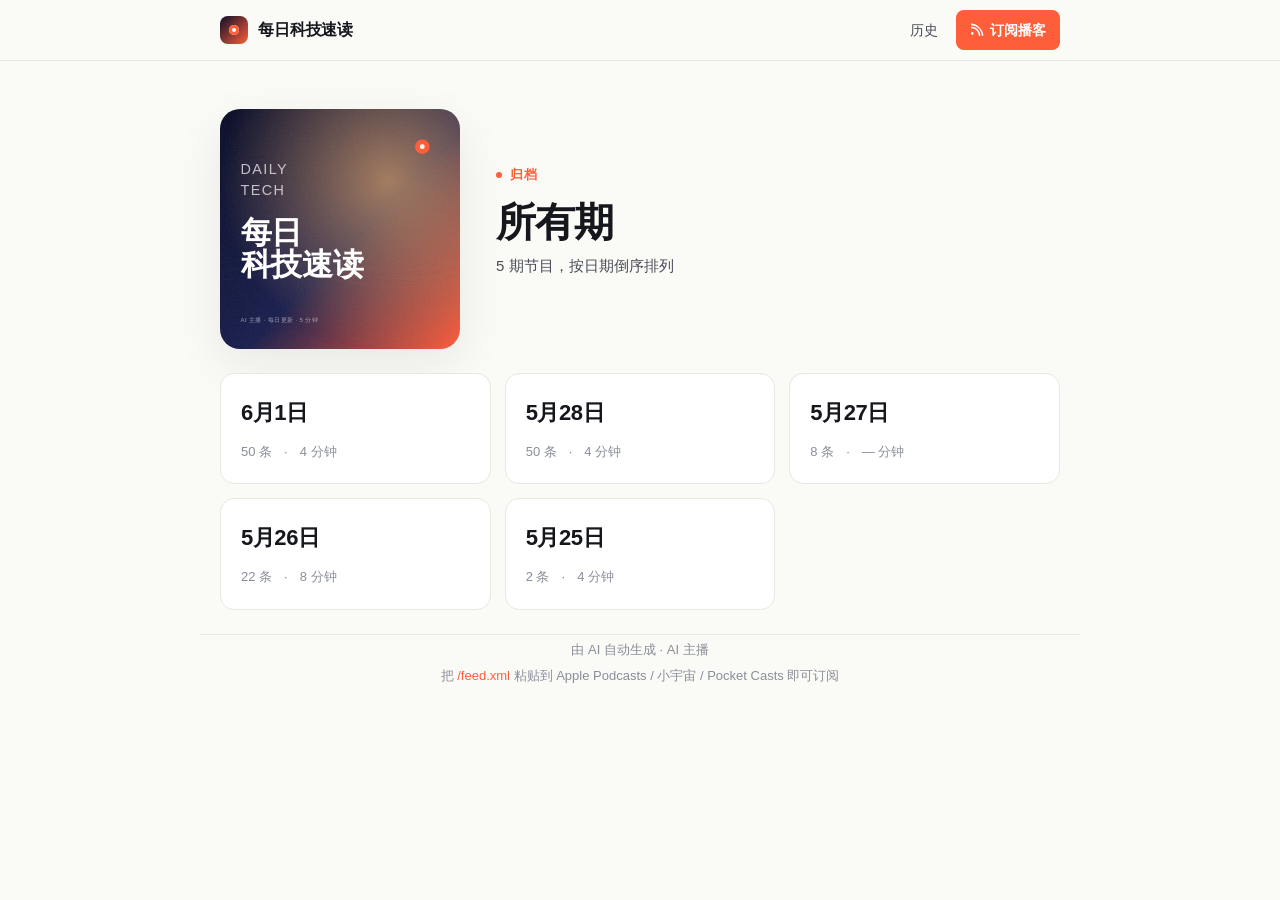
<file: site/archive.html>
<!doctype html>
<html lang="zh-cn">
<head>
<meta charset="utf-8" />
<meta name="viewport" content="width=device-width, initial-scale=1, viewport-fit=cover, user-scalable=no" />
<meta name="theme-color" content="#fafaf7" media="(prefers-color-scheme: light)" />
<meta name="theme-color" content="#0d0e12" media="(prefers-color-scheme: dark)" />

<title>历史归档 · 每日科技速读</title>
<meta name="description" content="每天 5 分钟,听完昨天最重要的科技新闻。AI 总结播报,中英文一手信息。" />

<!-- 标准图标 -->
<link rel="icon" type="image/svg+xml" href="https://pg7jrvpsnw-blip.github.io/tech-news-podcast/static/favicon.svg" />
<link rel="icon" type="image/png" sizes="192x192" href="https://pg7jrvpsnw-blip.github.io/tech-news-podcast/static/icon-192.png" />

<!-- iOS 主屏图标 + 启动样式 -->
<link rel="apple-touch-icon" sizes="180x180" href="https://pg7jrvpsnw-blip.github.io/tech-news-podcast/static/apple-touch-icon.png" />
<meta name="apple-mobile-web-app-capable" content="yes" />
<meta name="apple-mobile-web-app-status-bar-style" content="black-translucent" />
<meta name="apple-mobile-web-app-title" content="科技速读" />

<!-- PWA -->
<link rel="manifest" href="https://pg7jrvpsnw-blip.github.io/tech-news-podcast/static/manifest.json" />

<!-- 订阅 -->
<link rel="alternate" type="application/rss+xml" title="每日科技速读 播客订阅" href="https://pg7jrvpsnw-blip.github.io/tech-news-podcast/feed.xml" />

<!-- OpenGraph (微信/IM 分享卡片) -->
<meta property="og:title" content="每日科技速读" />
<meta property="og:description" content="每天 5 分钟,听完昨天最重要的科技新闻。AI 总结播报,中英文一手信息。" />
<meta property="og:image" content="https://pg7jrvpsnw-blip.github.io/tech-news-podcast/static/cover.png" />
<meta property="og:type" content="website" />

<link rel="stylesheet" href="https://pg7jrvpsnw-blip.github.io/tech-news-podcast/static/style.css" />
</head>
<body>
<header class="topbar">
  <div class="container">
    <a href="https://pg7jrvpsnw-blip.github.io/tech-news-podcast/" class="brand">
      <span class="brand-logo" aria-hidden="true"></span>
      <span>每日科技速读</span>
    </a>
    <nav class="topnav">
      <a href="https://pg7jrvpsnw-blip.github.io/tech-news-podcast/archive.html">历史</a>
      <a href="https://pg7jrvpsnw-blip.github.io/tech-news-podcast/feed.xml" class="subscribe" title="复制 RSS URL 到播客 App 订阅">
        <svg viewBox="0 0 24 24" fill="currentColor" aria-hidden="true"><path d="M6.18 17.82a2.18 2.18 0 1 1-4.36 0 2.18 2.18 0 0 1 4.36 0M2 8.86A12.93 12.93 0 0 1 15.14 22h2.83A15.81 15.81 0 0 0 2 6.03zm0-4.99A17.91 17.91 0 0 1 20.13 22h2.83C22.96 11.96 12.04 1.04 2 1.04z"/></svg>
        订阅播客
      </a>
    </nav>
  </div>
</header>
<main class="container">
<section class="hero" style="margin-bottom:24px">
  <div class="hero-cover">
    <img src="https://pg7jrvpsnw-blip.github.io/tech-news-podcast/static/cover.svg" alt="每日科技速读 封面" />
  </div>
  <div class="hero-meta">
    <div class="hero-eyebrow">归档</div>
    <h1 class="hero-title">所有期</h1>
    <p class="hero-sub">5 期节目，按日期倒序排列</p>
  </div>
</section>

<div class="archive-grid">
  <a class="archive-card" href="https://pg7jrvpsnw-blip.github.io/tech-news-podcast/episodes/2026-06-01.html">
    <span class="date">6月1日</span>
    <span class="stats">
      <span>50 条</span>
      <span>·</span>
      <span>4 分钟</span>
    </span>
  </a>
  <a class="archive-card" href="https://pg7jrvpsnw-blip.github.io/tech-news-podcast/episodes/2026-05-28.html">
    <span class="date">5月28日</span>
    <span class="stats">
      <span>50 条</span>
      <span>·</span>
      <span>4 分钟</span>
    </span>
  </a>
  <a class="archive-card" href="https://pg7jrvpsnw-blip.github.io/tech-news-podcast/episodes/2026-05-27.html">
    <span class="date">5月27日</span>
    <span class="stats">
      <span>8 条</span>
      <span>·</span>
      <span>— 分钟</span>
    </span>
  </a>
  <a class="archive-card" href="https://pg7jrvpsnw-blip.github.io/tech-news-podcast/episodes/2026-05-26.html">
    <span class="date">5月26日</span>
    <span class="stats">
      <span>22 条</span>
      <span>·</span>
      <span>8 分钟</span>
    </span>
  </a>
  <a class="archive-card" href="https://pg7jrvpsnw-blip.github.io/tech-news-podcast/episodes/2026-05-25.html">
    <span class="date">5月25日</span>
    <span class="stats">
      <span>2 条</span>
      <span>·</span>
      <span>4 分钟</span>
    </span>
  </a>
</div>
</main>
<footer class="container">
  <p>由 AI 自动生成 · AI 主播</p>
  <p>把 <a href="https://pg7jrvpsnw-blip.github.io/tech-news-podcast/feed.xml">/feed.xml</a> 粘贴到 Apple Podcasts / 小宇宙 / Pocket Casts 即可订阅</p>
</footer>
</body>
</html>
</file>
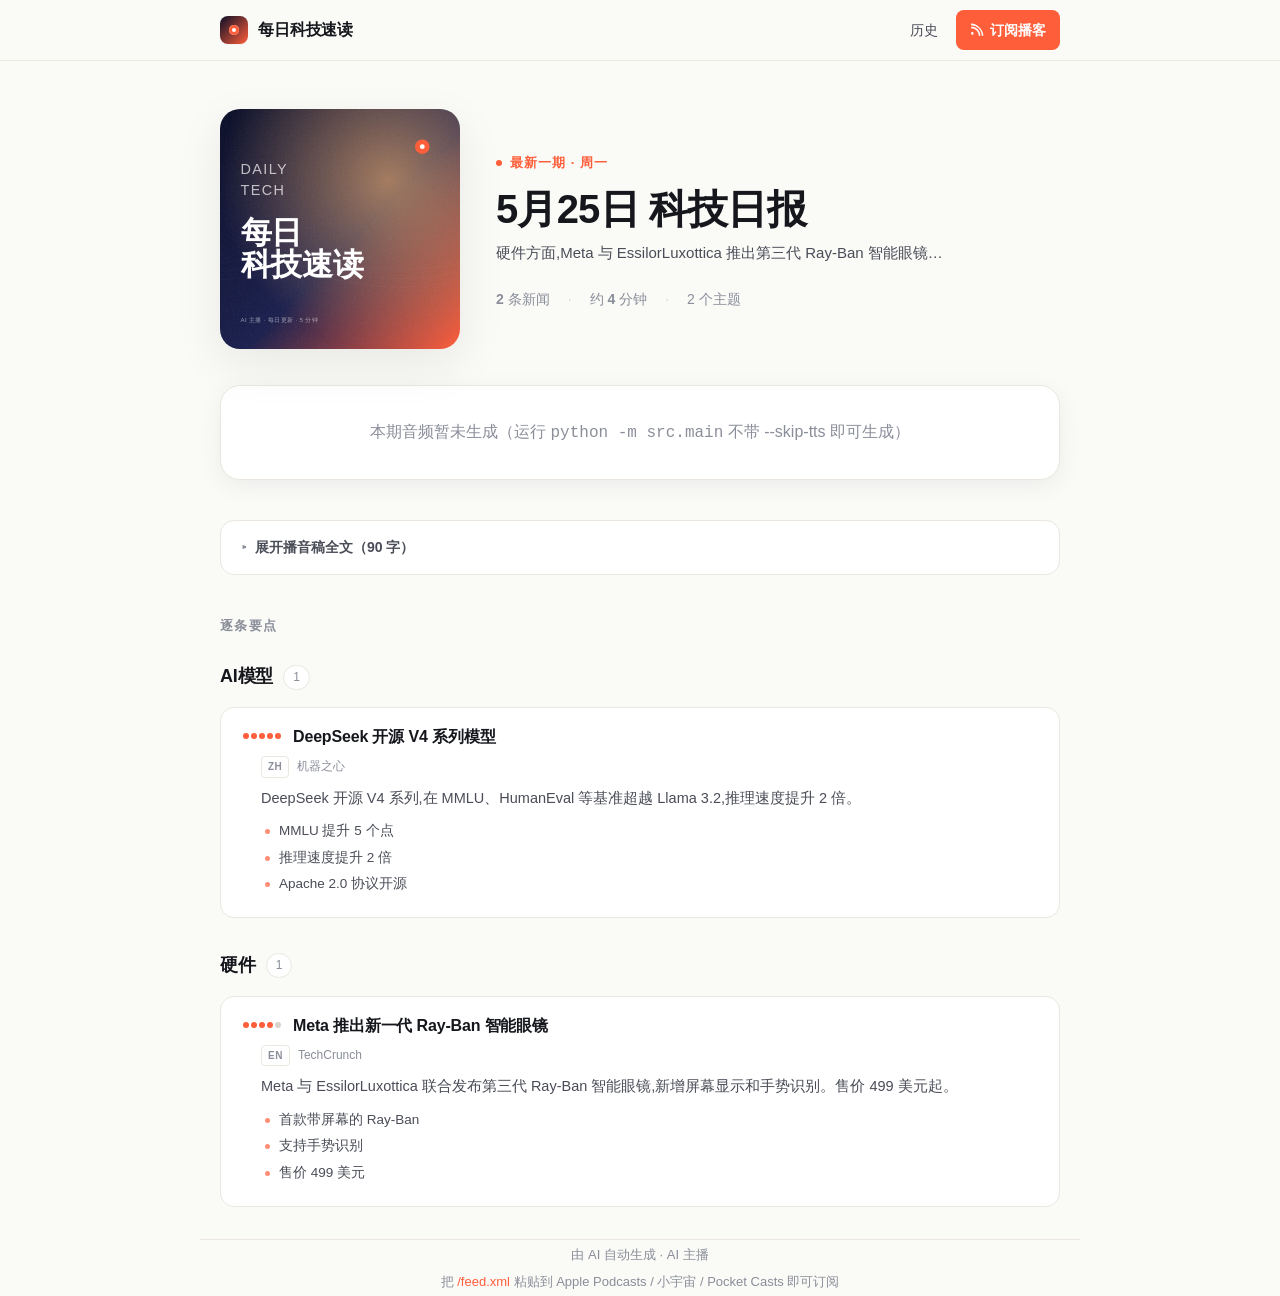
<file: site/episodes/2026-05-25.html>
<!doctype html>
<html lang="zh-cn">
<head>
<meta charset="utf-8" />
<meta name="viewport" content="width=device-width, initial-scale=1, viewport-fit=cover, user-scalable=no" />
<meta name="theme-color" content="#fafaf7" media="(prefers-color-scheme: light)" />
<meta name="theme-color" content="#0d0e12" media="(prefers-color-scheme: dark)" />

<title>5月25日 · 每日科技速读</title>
<meta name="description" content="每天 5 分钟,听完昨天最重要的科技新闻。AI 总结播报,中英文一手信息。" />

<!-- 标准图标 -->
<link rel="icon" type="image/svg+xml" href="https://pg7jrvpsnw-blip.github.io/tech-news-podcast/static/favicon.svg" />
<link rel="icon" type="image/png" sizes="192x192" href="https://pg7jrvpsnw-blip.github.io/tech-news-podcast/static/icon-192.png" />

<!-- iOS 主屏图标 + 启动样式 -->
<link rel="apple-touch-icon" sizes="180x180" href="https://pg7jrvpsnw-blip.github.io/tech-news-podcast/static/apple-touch-icon.png" />
<meta name="apple-mobile-web-app-capable" content="yes" />
<meta name="apple-mobile-web-app-status-bar-style" content="black-translucent" />
<meta name="apple-mobile-web-app-title" content="科技速读" />

<!-- PWA -->
<link rel="manifest" href="https://pg7jrvpsnw-blip.github.io/tech-news-podcast/static/manifest.json" />

<!-- 订阅 -->
<link rel="alternate" type="application/rss+xml" title="每日科技速读 播客订阅" href="https://pg7jrvpsnw-blip.github.io/tech-news-podcast/feed.xml" />

<!-- OpenGraph (微信/IM 分享卡片) -->
<meta property="og:title" content="每日科技速读" />
<meta property="og:description" content="每天 5 分钟,听完昨天最重要的科技新闻。AI 总结播报,中英文一手信息。" />
<meta property="og:image" content="https://pg7jrvpsnw-blip.github.io/tech-news-podcast/static/cover.png" />
<meta property="og:type" content="website" />

<link rel="stylesheet" href="https://pg7jrvpsnw-blip.github.io/tech-news-podcast/static/style.css" />
</head>
<body>
<header class="topbar">
  <div class="container">
    <a href="https://pg7jrvpsnw-blip.github.io/tech-news-podcast/" class="brand">
      <span class="brand-logo" aria-hidden="true"></span>
      <span>每日科技速读</span>
    </a>
    <nav class="topnav">
      <a href="https://pg7jrvpsnw-blip.github.io/tech-news-podcast/archive.html">历史</a>
      <a href="https://pg7jrvpsnw-blip.github.io/tech-news-podcast/feed.xml" class="subscribe" title="复制 RSS URL 到播客 App 订阅">
        <svg viewBox="0 0 24 24" fill="currentColor" aria-hidden="true"><path d="M6.18 17.82a2.18 2.18 0 1 1-4.36 0 2.18 2.18 0 0 1 4.36 0M2 8.86A12.93 12.93 0 0 1 15.14 22h2.83A15.81 15.81 0 0 0 2 6.03zm0-4.99A17.91 17.91 0 0 1 20.13 22h2.83C22.96 11.96 12.04 1.04 2 1.04z"/></svg>
        订阅播客
      </a>
    </nav>
  </div>
</header>
<main class="container">

<section class="hero">
  <div class="hero-cover">
    <img src="https://pg7jrvpsnw-blip.github.io/tech-news-podcast/static/cover.svg" alt="每日科技速读 封面" />
  </div>
  <div class="hero-meta">
    <div class="hero-eyebrow">最新一期 · 周一</div>
    <h1 class="hero-title">5月25日 科技日报</h1>
    <p class="hero-sub">硬件方面,Meta 与 EssilorLuxottica 推出第三代 Ray-Ban 智能眼镜…</p>
    <div class="hero-stats">
      <span><strong>2</strong> 条新闻</span>
      <span class="dot">·</span>
      <span>约 <strong>4</strong> 分钟</span>
      <span class="dot">·</span>
      <span>2 个主题</span>
    </div>
  </div>
</section>

<div class="player" style="text-align:center;color:var(--text-3);padding:32px;">
  本期音频暂未生成（运行 <code>python -m src.main</code> 不带 --skip-tts 即可生成）
</div>

<details class="script">
  <summary>展开播音稿全文（90 字）</summary>
  <div class="script-body">大家好,今天是五月二十五日。

硬件方面,Meta 与 EssilorLuxottica 推出第三代 Ray-Ban 智能眼镜。

开源圈,DeepSeek 开源 V4 系列模型。</div>
</details>

<h2 class="section-title">逐条要点</h2>
<section class="topic">
  <div class="topic-head">
    <h3>AI模型</h3>
    <span class="topic-count">1</span>
  </div>
  <ul class="news-list">
    <li class="news-card">
      <div class="news-head">
        <span class="news-importance" title="重要性 5/5">
<span class="d on"></span><span class="d on"></span><span class="d on"></span><span class="d on"></span><span class="d on"></span>        </span>
        <a class="title" href="https://example.com/deepseek-v4" target="_blank" rel="noopener">DeepSeek 开源 V4 系列模型</a>
      </div>
      <div class="news-meta">
        <span class="lang">ZH</span>
        <span class="source">机器之心</span>
      </div>
      <p class="news-summary">DeepSeek 开源 V4 系列,在 MMLU、HumanEval 等基准超越 Llama 3.2,推理速度提升 2 倍。</p>
      <ul class="news-points">
<li>MMLU 提升 5 个点</li><li>推理速度提升 2 倍</li><li>Apache 2.0 协议开源</li>      </ul>
    </li>
  </ul>
</section>
<section class="topic">
  <div class="topic-head">
    <h3>硬件</h3>
    <span class="topic-count">1</span>
  </div>
  <ul class="news-list">
    <li class="news-card">
      <div class="news-head">
        <span class="news-importance" title="重要性 4/5">
<span class="d on"></span><span class="d on"></span><span class="d on"></span><span class="d on"></span><span class="d "></span>        </span>
        <a class="title" href="https://example.com/meta-glasses" target="_blank" rel="noopener">Meta 推出新一代 Ray-Ban 智能眼镜</a>
      </div>
      <div class="news-meta">
        <span class="lang">EN</span>
        <span class="source">TechCrunch</span>
      </div>
      <p class="news-summary">Meta 与 EssilorLuxottica 联合发布第三代 Ray-Ban 智能眼镜,新增屏幕显示和手势识别。售价 499 美元起。</p>
      <ul class="news-points">
<li>首款带屏幕的 Ray-Ban</li><li>支持手势识别</li><li>售价 499 美元</li>      </ul>
    </li>
  </ul>
</section>

</main>
<footer class="container">
  <p>由 AI 自动生成 · AI 主播</p>
  <p>把 <a href="https://pg7jrvpsnw-blip.github.io/tech-news-podcast/feed.xml">/feed.xml</a> 粘贴到 Apple Podcasts / 小宇宙 / Pocket Casts 即可订阅</p>
</footer>
<script src="https://pg7jrvpsnw-blip.github.io/tech-news-podcast/static/player.js" defer></script>
</body>
</html>
</file>
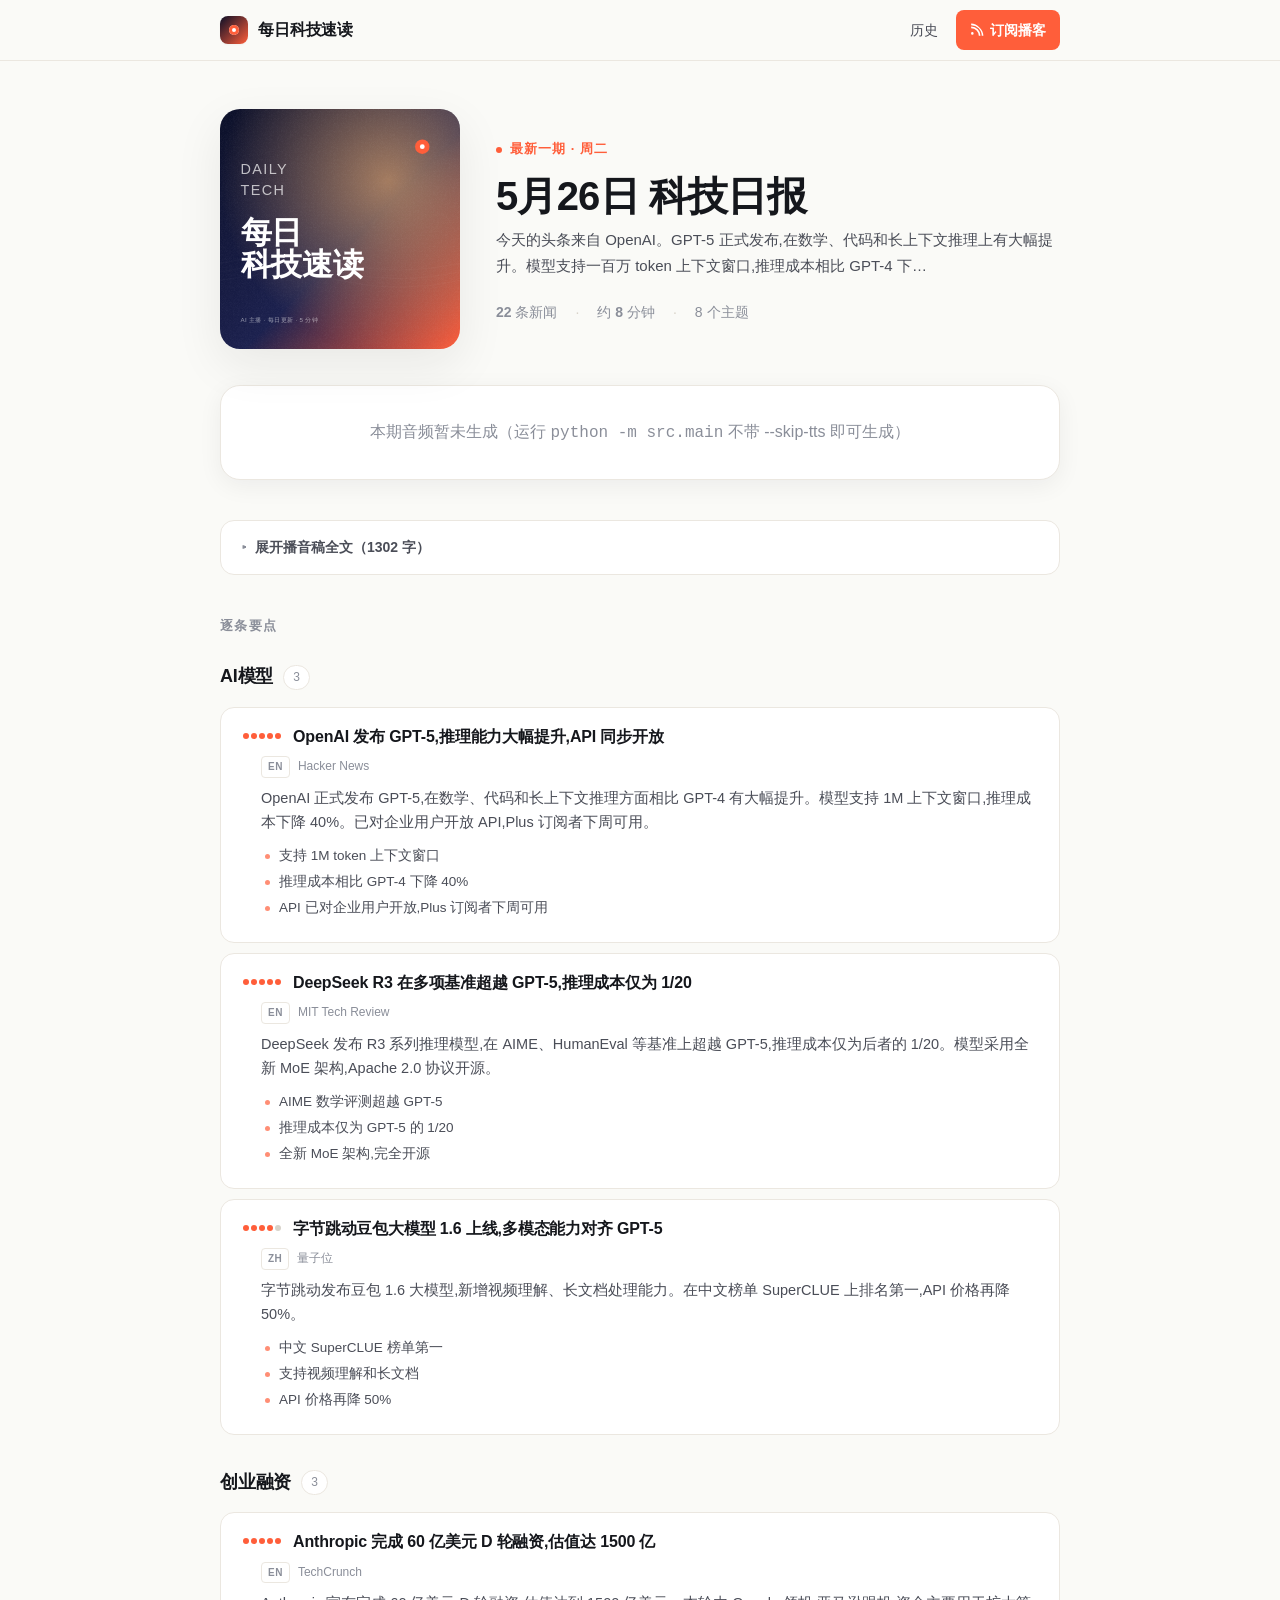
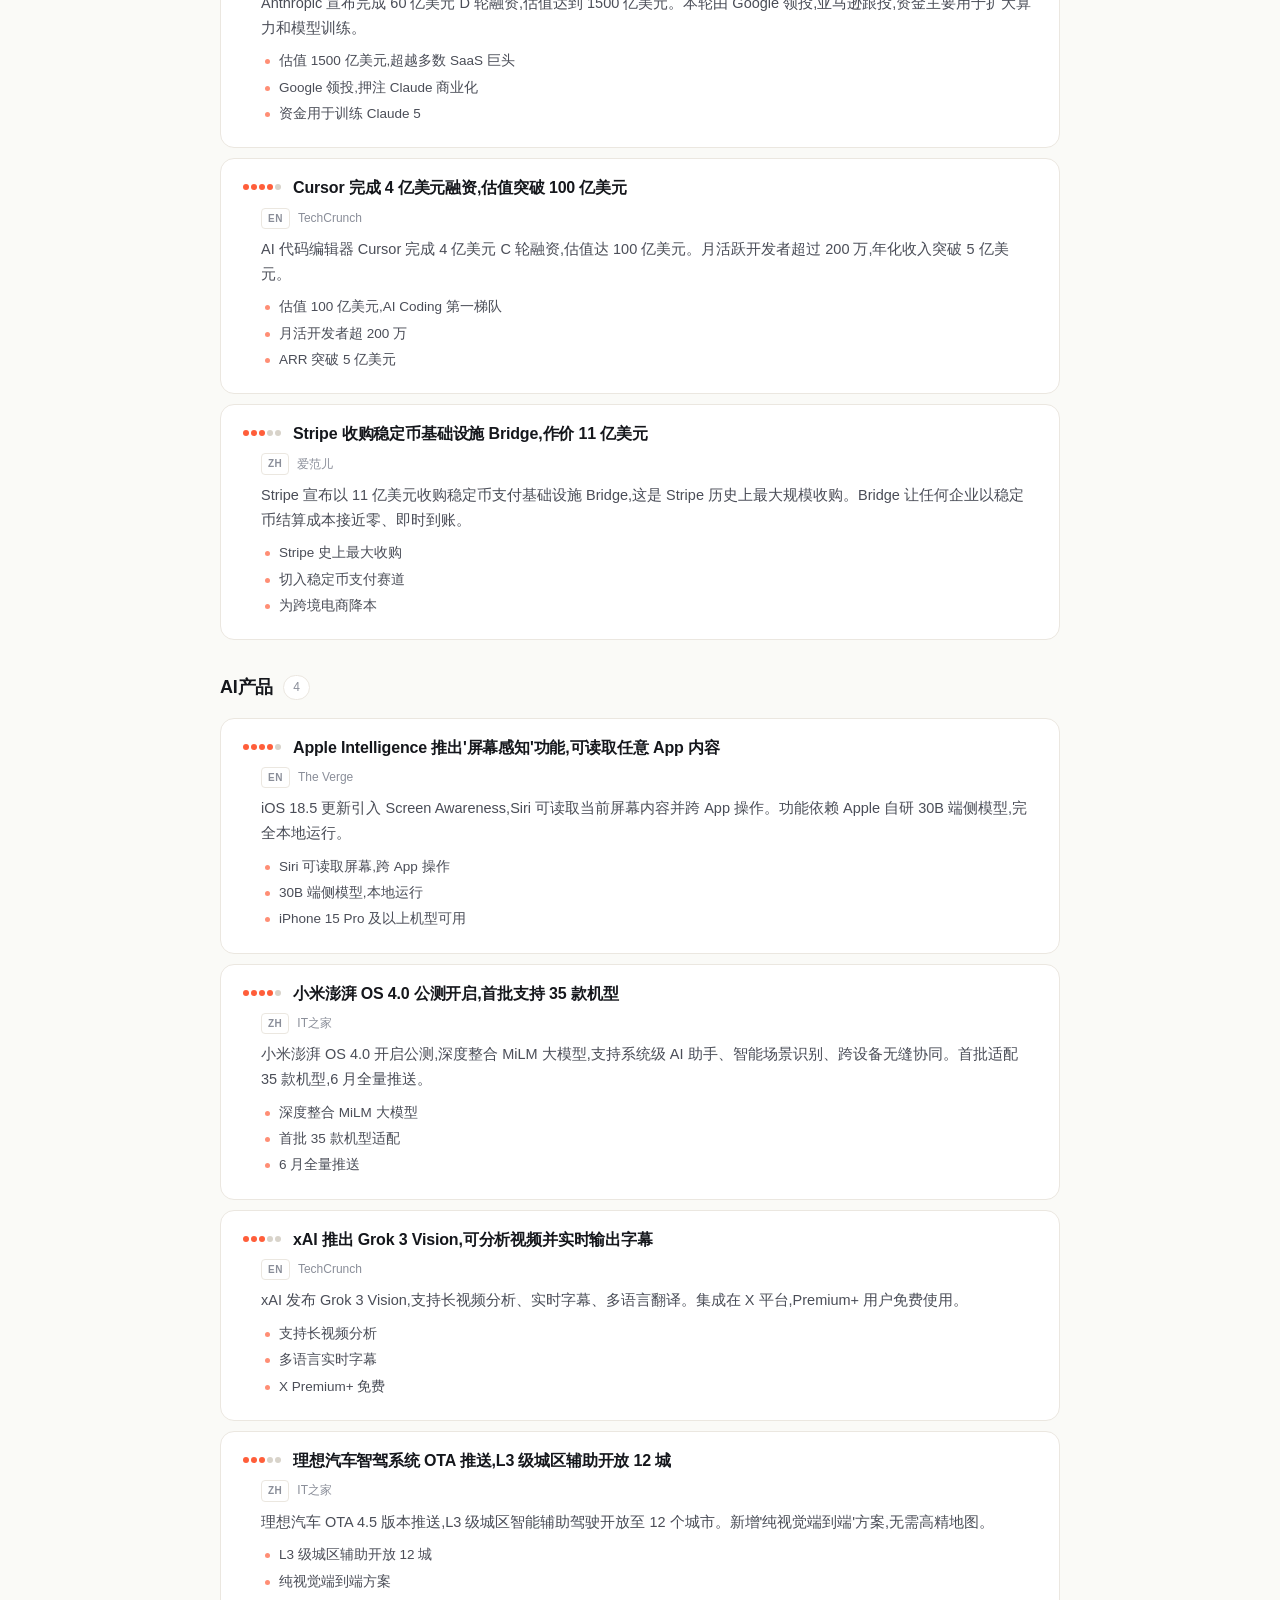
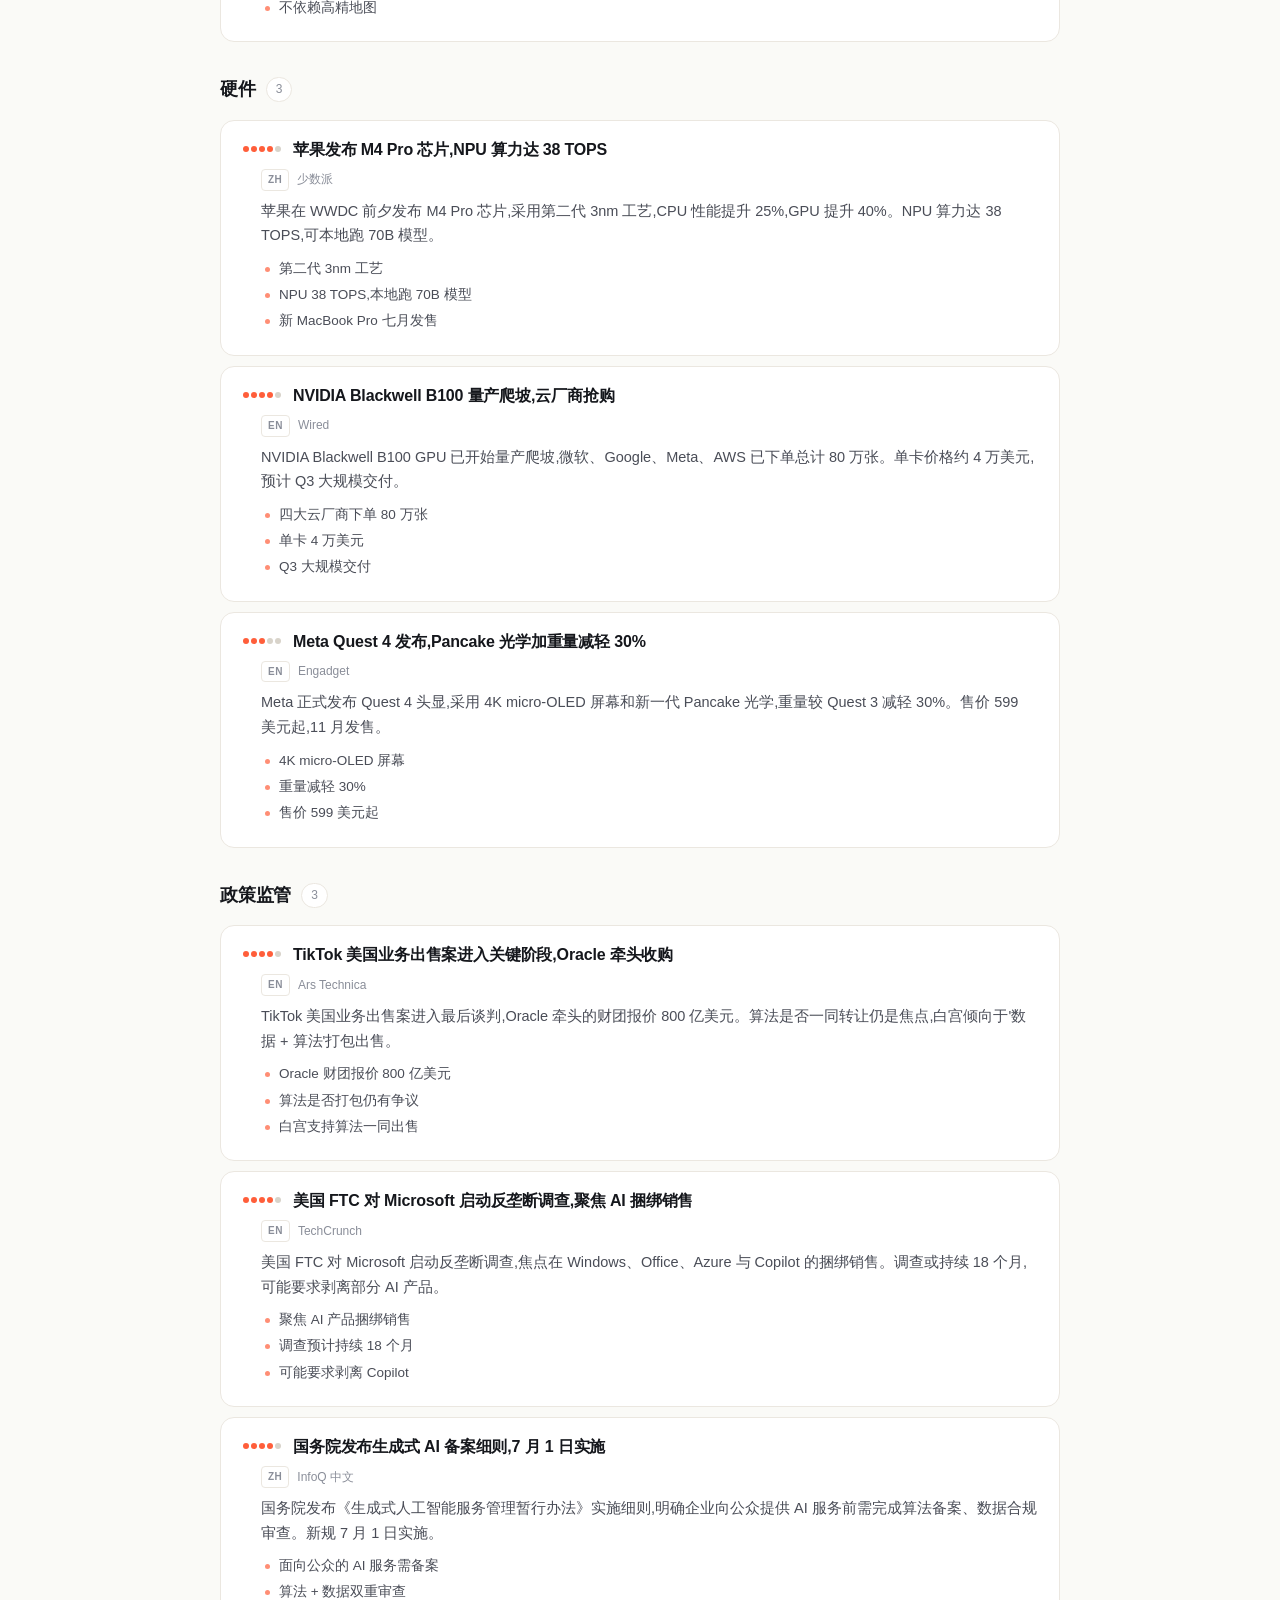
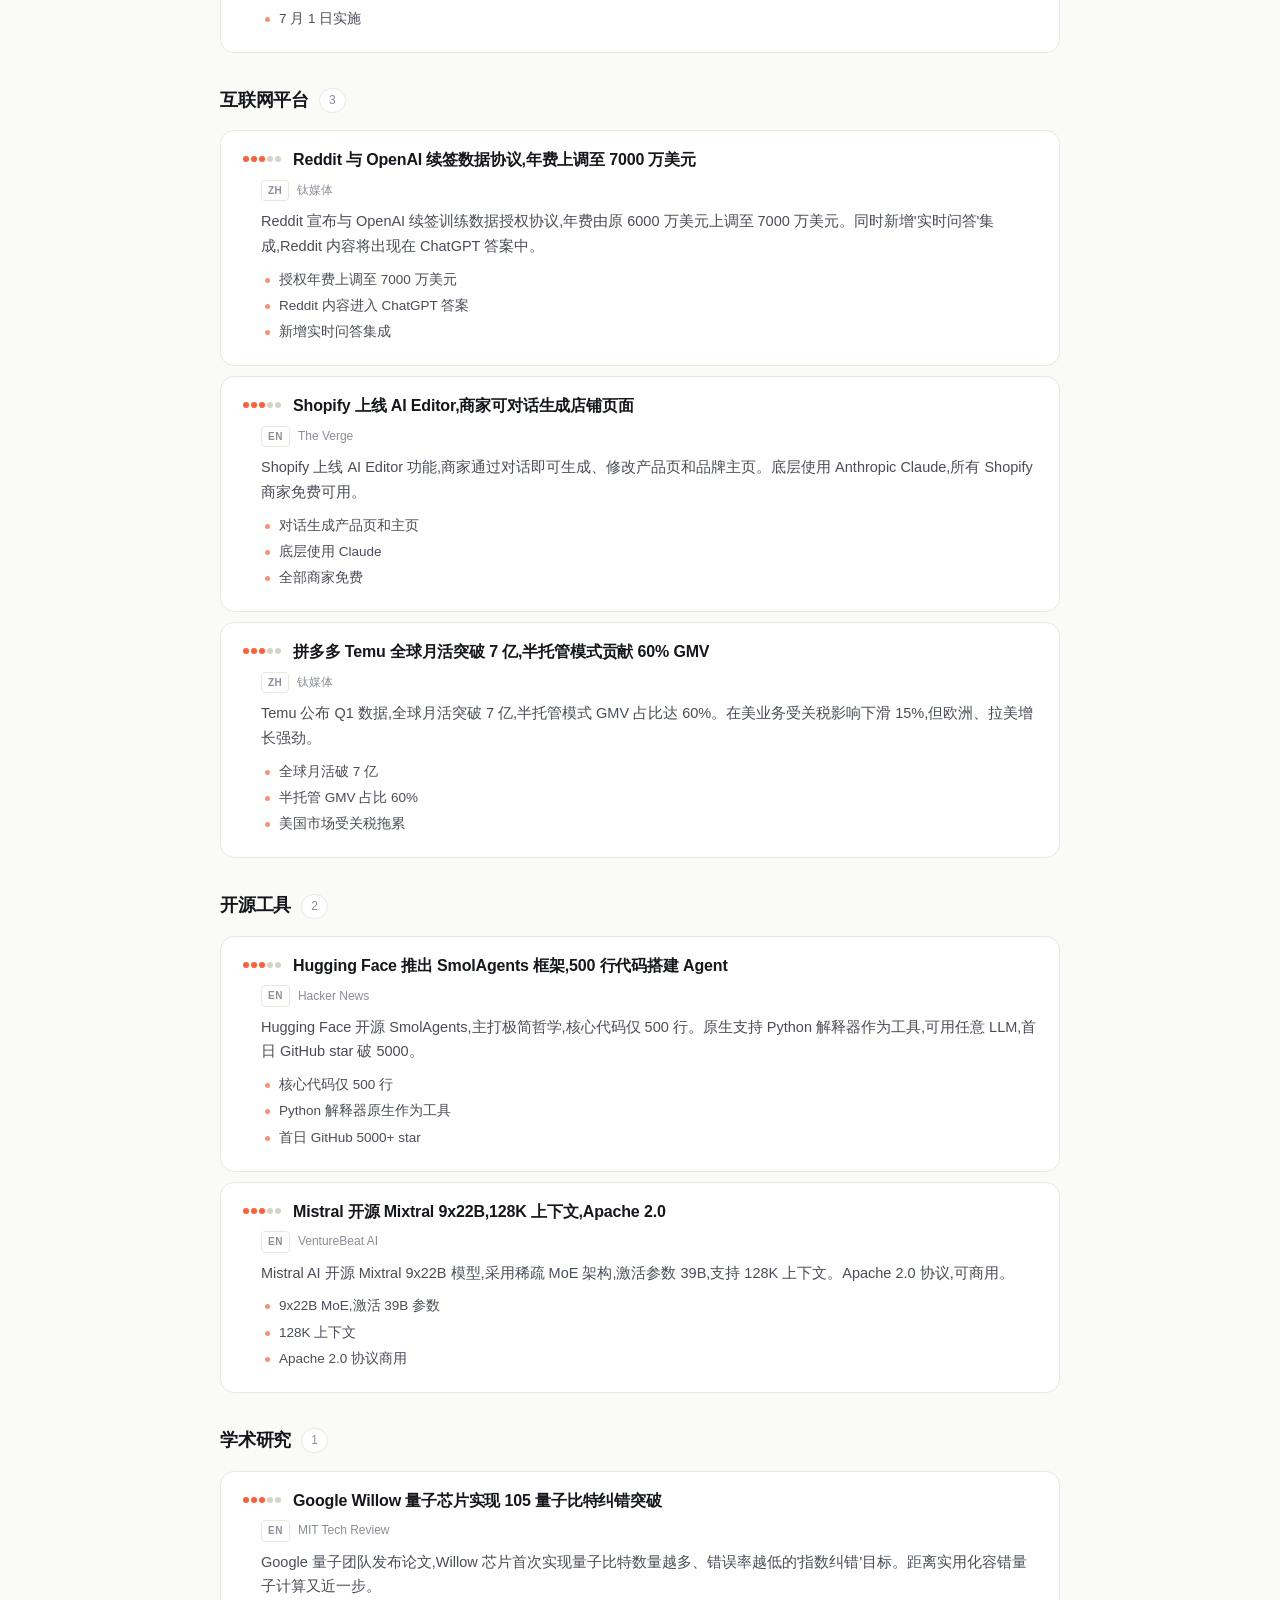
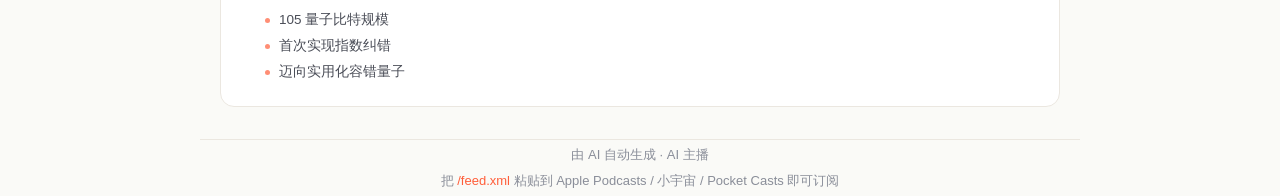
<file: site/episodes/2026-05-26.html>
<!doctype html>
<html lang="zh-cn">
<head>
<meta charset="utf-8" />
<meta name="viewport" content="width=device-width, initial-scale=1, viewport-fit=cover, user-scalable=no" />
<meta name="theme-color" content="#fafaf7" media="(prefers-color-scheme: light)" />
<meta name="theme-color" content="#0d0e12" media="(prefers-color-scheme: dark)" />

<title>5月26日 · 每日科技速读</title>
<meta name="description" content="每天 5 分钟,听完昨天最重要的科技新闻。AI 总结播报,中英文一手信息。" />

<!-- 标准图标 -->
<link rel="icon" type="image/svg+xml" href="https://pg7jrvpsnw-blip.github.io/tech-news-podcast/static/favicon.svg" />
<link rel="icon" type="image/png" sizes="192x192" href="https://pg7jrvpsnw-blip.github.io/tech-news-podcast/static/icon-192.png" />

<!-- iOS 主屏图标 + 启动样式 -->
<link rel="apple-touch-icon" sizes="180x180" href="https://pg7jrvpsnw-blip.github.io/tech-news-podcast/static/apple-touch-icon.png" />
<meta name="apple-mobile-web-app-capable" content="yes" />
<meta name="apple-mobile-web-app-status-bar-style" content="black-translucent" />
<meta name="apple-mobile-web-app-title" content="科技速读" />

<!-- PWA -->
<link rel="manifest" href="https://pg7jrvpsnw-blip.github.io/tech-news-podcast/static/manifest.json" />

<!-- 订阅 -->
<link rel="alternate" type="application/rss+xml" title="每日科技速读 播客订阅" href="https://pg7jrvpsnw-blip.github.io/tech-news-podcast/feed.xml" />

<!-- OpenGraph (微信/IM 分享卡片) -->
<meta property="og:title" content="每日科技速读" />
<meta property="og:description" content="每天 5 分钟,听完昨天最重要的科技新闻。AI 总结播报,中英文一手信息。" />
<meta property="og:image" content="https://pg7jrvpsnw-blip.github.io/tech-news-podcast/static/cover.png" />
<meta property="og:type" content="website" />

<link rel="stylesheet" href="https://pg7jrvpsnw-blip.github.io/tech-news-podcast/static/style.css" />
</head>
<body>
<header class="topbar">
  <div class="container">
    <a href="https://pg7jrvpsnw-blip.github.io/tech-news-podcast/" class="brand">
      <span class="brand-logo" aria-hidden="true"></span>
      <span>每日科技速读</span>
    </a>
    <nav class="topnav">
      <a href="https://pg7jrvpsnw-blip.github.io/tech-news-podcast/archive.html">历史</a>
      <a href="https://pg7jrvpsnw-blip.github.io/tech-news-podcast/feed.xml" class="subscribe" title="复制 RSS URL 到播客 App 订阅">
        <svg viewBox="0 0 24 24" fill="currentColor" aria-hidden="true"><path d="M6.18 17.82a2.18 2.18 0 1 1-4.36 0 2.18 2.18 0 0 1 4.36 0M2 8.86A12.93 12.93 0 0 1 15.14 22h2.83A15.81 15.81 0 0 0 2 6.03zm0-4.99A17.91 17.91 0 0 1 20.13 22h2.83C22.96 11.96 12.04 1.04 2 1.04z"/></svg>
        订阅播客
      </a>
    </nav>
  </div>
</header>
<main class="container">

<section class="hero">
  <div class="hero-cover">
    <img src="https://pg7jrvpsnw-blip.github.io/tech-news-podcast/static/cover.svg" alt="每日科技速读 封面" />
  </div>
  <div class="hero-meta">
    <div class="hero-eyebrow">最新一期 · 周二</div>
    <h1 class="hero-title">5月26日 科技日报</h1>
    <p class="hero-sub">今天的头条来自 OpenAI。GPT-5 正式发布,在数学、代码和长上下文推理上有大幅提升。模型支持一百万 token 上下文窗口,推理成本相比 GPT-4 下…</p>
    <div class="hero-stats">
      <span><strong>22</strong> 条新闻</span>
      <span class="dot">·</span>
      <span>约 <strong>8</strong> 分钟</span>
      <span class="dot">·</span>
      <span>8 个主题</span>
    </div>
  </div>
</section>

<div class="player" style="text-align:center;color:var(--text-3);padding:32px;">
  本期音频暂未生成（运行 <code>python -m src.main</code> 不带 --skip-tts 即可生成）
</div>

<details class="script">
  <summary>展开播音稿全文（1302 字）</summary>
  <div class="script-body">大家好,今天是五月二十六日,周二。这里是每日科技速读,我是你的主播。

今天的头条来自 OpenAI。GPT-5 正式发布,在数学、代码和长上下文推理上有大幅提升。模型支持一百万 token 上下文窗口,推理成本相比 GPT-4 下降百分之四十。API 已经对企业用户开放,Plus 订阅者下周也能用上。

紧接着是 Anthropic 的好消息。Anthropic 宣布完成六十亿美元的 D 轮融资,估值达到一千五百亿美元,Google 领投,亚马逊跟投。这笔钱主要用于训练下一代 Claude 5。

开源模型方面,DeepSeek 发布了 R3 系列推理模型,在 AIME、HumanEval 等基准上超越 GPT-5,推理成本仅为后者的二十分之一。Mistral AI 也开源了 Mixtral 9x22B,激活参数三十九 B,支持十二万八千 token 上下文,Apache 2.0 协议商用。

国内 AI 阵营,字节跳动发布豆包 1.6 大模型,中文 SuperCLUE 榜单第一,API 价格再降一半。Hugging Face 推出极简 Agent 框架 SmolAgents,核心代码仅五百行,首日 GitHub 星标破五千。

来看 AI 产品。苹果在 iOS 18.5 推出 Screen Awareness 屏幕感知功能,Siri 可读取屏幕内容并跨 App 操作,使用三十 B 端侧模型,完全本地运行。小米澎湃 OS 4.0 开启公测,深度整合 MiLM 大模型,首批适配三十五款机型,六月全量推送。xAI 发布 Grok 3 Vision,支持长视频分析和多语言实时字幕。

硬件赛道也很热闹。苹果发布 M4 Pro 芯片,采用第二代三纳米工艺,NPU 算力达三十八 TOPS,可在本地跑七十亿参数模型。NVIDIA Blackwell B100 GPU 开始量产爬坡,微软、Google、Meta、AWS 已下单总计八十万张。Meta Quest 4 头显发布,采用 4K micro-OLED 屏幕,重量较前代减轻百分之三十,售价五百九十九美元起。

创投圈,AI 代码编辑器 Cursor 完成四亿美元 C 轮融资,估值达一百亿美元,月活开发者超两百万。Stripe 以十一亿美元收购稳定币基础设施 Bridge,这是 Stripe 史上最大规模收购。

政策监管层面,TikTok 美国业务出售进入最后谈判,Oracle 牵头的财团报价八百亿美元。美国 FTC 对 Microsoft 启动反垄断调查,聚焦 AI 产品捆绑销售。国内,国务院发布生成式 AI 备案细则,七月一日起实施。

互联网平台,Reddit 与 OpenAI 续签数据协议,年费上调至七千万美元。Shopify 上线 AI Editor,商家通过对话即可生成店铺页面,底层使用 Claude。Temu 全球月活突破七亿,半托管模式贡献六成 GMV。

学术圈一条值得关注的:Google Willow 量子芯片首次实现指数纠错,距离实用化容错量子计算又近一步。

以上就是今天的内容,我们明天见。</div>
</details>

<h2 class="section-title">逐条要点</h2>
<section class="topic">
  <div class="topic-head">
    <h3>AI模型</h3>
    <span class="topic-count">3</span>
  </div>
  <ul class="news-list">
    <li class="news-card">
      <div class="news-head">
        <span class="news-importance" title="重要性 5/5">
<span class="d on"></span><span class="d on"></span><span class="d on"></span><span class="d on"></span><span class="d on"></span>        </span>
        <a class="title" href="https://example.com/gpt5" target="_blank" rel="noopener">OpenAI 发布 GPT-5,推理能力大幅提升,API 同步开放</a>
      </div>
      <div class="news-meta">
        <span class="lang">EN</span>
        <span class="source">Hacker News</span>
      </div>
      <p class="news-summary">OpenAI 正式发布 GPT-5,在数学、代码和长上下文推理方面相比 GPT-4 有大幅提升。模型支持 1M 上下文窗口,推理成本下降 40%。已对企业用户开放 API,Plus 订阅者下周可用。</p>
      <ul class="news-points">
<li>支持 1M token 上下文窗口</li><li>推理成本相比 GPT-4 下降 40%</li><li>API 已对企业用户开放,Plus 订阅者下周可用</li>      </ul>
    </li>
    <li class="news-card">
      <div class="news-head">
        <span class="news-importance" title="重要性 5/5">
<span class="d on"></span><span class="d on"></span><span class="d on"></span><span class="d on"></span><span class="d on"></span>        </span>
        <a class="title" href="https://example.com/deepseek-r3" target="_blank" rel="noopener">DeepSeek R3 在多项基准超越 GPT-5,推理成本仅为 1/20</a>
      </div>
      <div class="news-meta">
        <span class="lang">EN</span>
        <span class="source">MIT Tech Review</span>
      </div>
      <p class="news-summary">DeepSeek 发布 R3 系列推理模型,在 AIME、HumanEval 等基准上超越 GPT-5,推理成本仅为后者的 1/20。模型采用全新 MoE 架构,Apache 2.0 协议开源。</p>
      <ul class="news-points">
<li>AIME 数学评测超越 GPT-5</li><li>推理成本仅为 GPT-5 的 1/20</li><li>全新 MoE 架构,完全开源</li>      </ul>
    </li>
    <li class="news-card">
      <div class="news-head">
        <span class="news-importance" title="重要性 4/5">
<span class="d on"></span><span class="d on"></span><span class="d on"></span><span class="d on"></span><span class="d "></span>        </span>
        <a class="title" href="https://example.com/doubao-16" target="_blank" rel="noopener">字节跳动豆包大模型 1.6 上线,多模态能力对齐 GPT-5</a>
      </div>
      <div class="news-meta">
        <span class="lang">ZH</span>
        <span class="source">量子位</span>
      </div>
      <p class="news-summary">字节跳动发布豆包 1.6 大模型,新增视频理解、长文档处理能力。在中文榜单 SuperCLUE 上排名第一,API 价格再降 50%。</p>
      <ul class="news-points">
<li>中文 SuperCLUE 榜单第一</li><li>支持视频理解和长文档</li><li>API 价格再降 50%</li>      </ul>
    </li>
  </ul>
</section>
<section class="topic">
  <div class="topic-head">
    <h3>创业融资</h3>
    <span class="topic-count">3</span>
  </div>
  <ul class="news-list">
    <li class="news-card">
      <div class="news-head">
        <span class="news-importance" title="重要性 5/5">
<span class="d on"></span><span class="d on"></span><span class="d on"></span><span class="d on"></span><span class="d on"></span>        </span>
        <a class="title" href="https://example.com/anthropic" target="_blank" rel="noopener">Anthropic 完成 60 亿美元 D 轮融资,估值达 1500 亿</a>
      </div>
      <div class="news-meta">
        <span class="lang">EN</span>
        <span class="source">TechCrunch</span>
      </div>
      <p class="news-summary">Anthropic 宣布完成 60 亿美元 D 轮融资,估值达到 1500 亿美元。本轮由 Google 领投,亚马逊跟投,资金主要用于扩大算力和模型训练。</p>
      <ul class="news-points">
<li>估值 1500 亿美元,超越多数 SaaS 巨头</li><li>Google 领投,押注 Claude 商业化</li><li>资金用于训练 Claude 5</li>      </ul>
    </li>
    <li class="news-card">
      <div class="news-head">
        <span class="news-importance" title="重要性 4/5">
<span class="d on"></span><span class="d on"></span><span class="d on"></span><span class="d on"></span><span class="d "></span>        </span>
        <a class="title" href="https://example.com/cursor" target="_blank" rel="noopener">Cursor 完成 4 亿美元融资,估值突破 100 亿美元</a>
      </div>
      <div class="news-meta">
        <span class="lang">EN</span>
        <span class="source">TechCrunch</span>
      </div>
      <p class="news-summary">AI 代码编辑器 Cursor 完成 4 亿美元 C 轮融资,估值达 100 亿美元。月活跃开发者超过 200 万,年化收入突破 5 亿美元。</p>
      <ul class="news-points">
<li>估值 100 亿美元,AI Coding 第一梯队</li><li>月活开发者超 200 万</li><li>ARR 突破 5 亿美元</li>      </ul>
    </li>
    <li class="news-card">
      <div class="news-head">
        <span class="news-importance" title="重要性 3/5">
<span class="d on"></span><span class="d on"></span><span class="d on"></span><span class="d "></span><span class="d "></span>        </span>
        <a class="title" href="https://example.com/stripe-bridge" target="_blank" rel="noopener">Stripe 收购稳定币基础设施 Bridge,作价 11 亿美元</a>
      </div>
      <div class="news-meta">
        <span class="lang">ZH</span>
        <span class="source">爱范儿</span>
      </div>
      <p class="news-summary">Stripe 宣布以 11 亿美元收购稳定币支付基础设施 Bridge,这是 Stripe 历史上最大规模收购。Bridge 让任何企业以稳定币结算成本接近零、即时到账。</p>
      <ul class="news-points">
<li>Stripe 史上最大收购</li><li>切入稳定币支付赛道</li><li>为跨境电商降本</li>      </ul>
    </li>
  </ul>
</section>
<section class="topic">
  <div class="topic-head">
    <h3>AI产品</h3>
    <span class="topic-count">4</span>
  </div>
  <ul class="news-list">
    <li class="news-card">
      <div class="news-head">
        <span class="news-importance" title="重要性 4/5">
<span class="d on"></span><span class="d on"></span><span class="d on"></span><span class="d on"></span><span class="d "></span>        </span>
        <a class="title" href="https://example.com/apple-intelligence" target="_blank" rel="noopener">Apple Intelligence 推出&#39;屏幕感知&#39;功能,可读取任意 App 内容</a>
      </div>
      <div class="news-meta">
        <span class="lang">EN</span>
        <span class="source">The Verge</span>
      </div>
      <p class="news-summary">iOS 18.5 更新引入 Screen Awareness,Siri 可读取当前屏幕内容并跨 App 操作。功能依赖 Apple 自研 30B 端侧模型,完全本地运行。</p>
      <ul class="news-points">
<li>Siri 可读取屏幕,跨 App 操作</li><li>30B 端侧模型,本地运行</li><li>iPhone 15 Pro 及以上机型可用</li>      </ul>
    </li>
    <li class="news-card">
      <div class="news-head">
        <span class="news-importance" title="重要性 4/5">
<span class="d on"></span><span class="d on"></span><span class="d on"></span><span class="d on"></span><span class="d "></span>        </span>
        <a class="title" href="https://example.com/hyperos-4" target="_blank" rel="noopener">小米澎湃 OS 4.0 公测开启,首批支持 35 款机型</a>
      </div>
      <div class="news-meta">
        <span class="lang">ZH</span>
        <span class="source">IT之家</span>
      </div>
      <p class="news-summary">小米澎湃 OS 4.0 开启公测,深度整合 MiLM 大模型,支持系统级 AI 助手、智能场景识别、跨设备无缝协同。首批适配 35 款机型,6 月全量推送。</p>
      <ul class="news-points">
<li>深度整合 MiLM 大模型</li><li>首批 35 款机型适配</li><li>6 月全量推送</li>      </ul>
    </li>
    <li class="news-card">
      <div class="news-head">
        <span class="news-importance" title="重要性 3/5">
<span class="d on"></span><span class="d on"></span><span class="d on"></span><span class="d "></span><span class="d "></span>        </span>
        <a class="title" href="https://example.com/grok3" target="_blank" rel="noopener">xAI 推出 Grok 3 Vision,可分析视频并实时输出字幕</a>
      </div>
      <div class="news-meta">
        <span class="lang">EN</span>
        <span class="source">TechCrunch</span>
      </div>
      <p class="news-summary">xAI 发布 Grok 3 Vision,支持长视频分析、实时字幕、多语言翻译。集成在 X 平台,Premium+ 用户免费使用。</p>
      <ul class="news-points">
<li>支持长视频分析</li><li>多语言实时字幕</li><li>X Premium+ 免费</li>      </ul>
    </li>
    <li class="news-card">
      <div class="news-head">
        <span class="news-importance" title="重要性 3/5">
<span class="d on"></span><span class="d on"></span><span class="d on"></span><span class="d "></span><span class="d "></span>        </span>
        <a class="title" href="https://example.com/li-auto" target="_blank" rel="noopener">理想汽车智驾系统 OTA 推送,L3 级城区辅助开放 12 城</a>
      </div>
      <div class="news-meta">
        <span class="lang">ZH</span>
        <span class="source">IT之家</span>
      </div>
      <p class="news-summary">理想汽车 OTA 4.5 版本推送,L3 级城区智能辅助驾驶开放至 12 个城市。新增&#39;纯视觉端到端&#39;方案,无需高精地图。</p>
      <ul class="news-points">
<li>L3 级城区辅助开放 12 城</li><li>纯视觉端到端方案</li><li>不依赖高精地图</li>      </ul>
    </li>
  </ul>
</section>
<section class="topic">
  <div class="topic-head">
    <h3>硬件</h3>
    <span class="topic-count">3</span>
  </div>
  <ul class="news-list">
    <li class="news-card">
      <div class="news-head">
        <span class="news-importance" title="重要性 4/5">
<span class="d on"></span><span class="d on"></span><span class="d on"></span><span class="d on"></span><span class="d "></span>        </span>
        <a class="title" href="https://example.com/m4pro" target="_blank" rel="noopener">苹果发布 M4 Pro 芯片,NPU 算力达 38 TOPS</a>
      </div>
      <div class="news-meta">
        <span class="lang">ZH</span>
        <span class="source">少数派</span>
      </div>
      <p class="news-summary">苹果在 WWDC 前夕发布 M4 Pro 芯片,采用第二代 3nm 工艺,CPU 性能提升 25%,GPU 提升 40%。NPU 算力达 38 TOPS,可本地跑 70B 模型。</p>
      <ul class="news-points">
<li>第二代 3nm 工艺</li><li>NPU 38 TOPS,本地跑 70B 模型</li><li>新 MacBook Pro 七月发售</li>      </ul>
    </li>
    <li class="news-card">
      <div class="news-head">
        <span class="news-importance" title="重要性 4/5">
<span class="d on"></span><span class="d on"></span><span class="d on"></span><span class="d on"></span><span class="d "></span>        </span>
        <a class="title" href="https://example.com/nvidia-b100" target="_blank" rel="noopener">NVIDIA Blackwell B100 量产爬坡,云厂商抢购</a>
      </div>
      <div class="news-meta">
        <span class="lang">EN</span>
        <span class="source">Wired</span>
      </div>
      <p class="news-summary">NVIDIA Blackwell B100 GPU 已开始量产爬坡,微软、Google、Meta、AWS 已下单总计 80 万张。单卡价格约 4 万美元,预计 Q3 大规模交付。</p>
      <ul class="news-points">
<li>四大云厂商下单 80 万张</li><li>单卡 4 万美元</li><li>Q3 大规模交付</li>      </ul>
    </li>
    <li class="news-card">
      <div class="news-head">
        <span class="news-importance" title="重要性 3/5">
<span class="d on"></span><span class="d on"></span><span class="d on"></span><span class="d "></span><span class="d "></span>        </span>
        <a class="title" href="https://example.com/quest4" target="_blank" rel="noopener">Meta Quest 4 发布,Pancake 光学加重量减轻 30%</a>
      </div>
      <div class="news-meta">
        <span class="lang">EN</span>
        <span class="source">Engadget</span>
      </div>
      <p class="news-summary">Meta 正式发布 Quest 4 头显,采用 4K micro-OLED 屏幕和新一代 Pancake 光学,重量较 Quest 3 减轻 30%。售价 599 美元起,11 月发售。</p>
      <ul class="news-points">
<li>4K micro-OLED 屏幕</li><li>重量减轻 30%</li><li>售价 599 美元起</li>      </ul>
    </li>
  </ul>
</section>
<section class="topic">
  <div class="topic-head">
    <h3>政策监管</h3>
    <span class="topic-count">3</span>
  </div>
  <ul class="news-list">
    <li class="news-card">
      <div class="news-head">
        <span class="news-importance" title="重要性 4/5">
<span class="d on"></span><span class="d on"></span><span class="d on"></span><span class="d on"></span><span class="d "></span>        </span>
        <a class="title" href="https://example.com/tiktok-sale" target="_blank" rel="noopener">TikTok 美国业务出售案进入关键阶段,Oracle 牵头收购</a>
      </div>
      <div class="news-meta">
        <span class="lang">EN</span>
        <span class="source">Ars Technica</span>
      </div>
      <p class="news-summary">TikTok 美国业务出售案进入最后谈判,Oracle 牵头的财团报价 800 亿美元。算法是否一同转让仍是焦点,白宫倾向于&#39;数据 + 算法&#39;打包出售。</p>
      <ul class="news-points">
<li>Oracle 财团报价 800 亿美元</li><li>算法是否打包仍有争议</li><li>白宫支持算法一同出售</li>      </ul>
    </li>
    <li class="news-card">
      <div class="news-head">
        <span class="news-importance" title="重要性 4/5">
<span class="d on"></span><span class="d on"></span><span class="d on"></span><span class="d on"></span><span class="d "></span>        </span>
        <a class="title" href="https://example.com/ftc-microsoft" target="_blank" rel="noopener">美国 FTC 对 Microsoft 启动反垄断调查,聚焦 AI 捆绑销售</a>
      </div>
      <div class="news-meta">
        <span class="lang">EN</span>
        <span class="source">TechCrunch</span>
      </div>
      <p class="news-summary">美国 FTC 对 Microsoft 启动反垄断调查,焦点在 Windows、Office、Azure 与 Copilot 的捆绑销售。调查或持续 18 个月,可能要求剥离部分 AI 产品。</p>
      <ul class="news-points">
<li>聚焦 AI 产品捆绑销售</li><li>调查预计持续 18 个月</li><li>可能要求剥离 Copilot</li>      </ul>
    </li>
    <li class="news-card">
      <div class="news-head">
        <span class="news-importance" title="重要性 4/5">
<span class="d on"></span><span class="d on"></span><span class="d on"></span><span class="d on"></span><span class="d "></span>        </span>
        <a class="title" href="https://example.com/china-ai-reg" target="_blank" rel="noopener">国务院发布生成式 AI 备案细则,7 月 1 日实施</a>
      </div>
      <div class="news-meta">
        <span class="lang">ZH</span>
        <span class="source">InfoQ 中文</span>
      </div>
      <p class="news-summary">国务院发布《生成式人工智能服务管理暂行办法》实施细则,明确企业向公众提供 AI 服务前需完成算法备案、数据合规审查。新规 7 月 1 日实施。</p>
      <ul class="news-points">
<li>面向公众的 AI 服务需备案</li><li>算法 + 数据双重审查</li><li>7 月 1 日实施</li>      </ul>
    </li>
  </ul>
</section>
<section class="topic">
  <div class="topic-head">
    <h3>互联网平台</h3>
    <span class="topic-count">3</span>
  </div>
  <ul class="news-list">
    <li class="news-card">
      <div class="news-head">
        <span class="news-importance" title="重要性 3/5">
<span class="d on"></span><span class="d on"></span><span class="d on"></span><span class="d "></span><span class="d "></span>        </span>
        <a class="title" href="https://example.com/reddit-openai" target="_blank" rel="noopener">Reddit 与 OpenAI 续签数据协议,年费上调至 7000 万美元</a>
      </div>
      <div class="news-meta">
        <span class="lang">ZH</span>
        <span class="source">钛媒体</span>
      </div>
      <p class="news-summary">Reddit 宣布与 OpenAI 续签训练数据授权协议,年费由原 6000 万美元上调至 7000 万美元。同时新增&#39;实时问答&#39;集成,Reddit 内容将出现在 ChatGPT 答案中。</p>
      <ul class="news-points">
<li>授权年费上调至 7000 万美元</li><li>Reddit 内容进入 ChatGPT 答案</li><li>新增实时问答集成</li>      </ul>
    </li>
    <li class="news-card">
      <div class="news-head">
        <span class="news-importance" title="重要性 3/5">
<span class="d on"></span><span class="d on"></span><span class="d on"></span><span class="d "></span><span class="d "></span>        </span>
        <a class="title" href="https://example.com/shopify-ai" target="_blank" rel="noopener">Shopify 上线 AI Editor,商家可对话生成店铺页面</a>
      </div>
      <div class="news-meta">
        <span class="lang">EN</span>
        <span class="source">The Verge</span>
      </div>
      <p class="news-summary">Shopify 上线 AI Editor 功能,商家通过对话即可生成、修改产品页和品牌主页。底层使用 Anthropic Claude,所有 Shopify 商家免费可用。</p>
      <ul class="news-points">
<li>对话生成产品页和主页</li><li>底层使用 Claude</li><li>全部商家免费</li>      </ul>
    </li>
    <li class="news-card">
      <div class="news-head">
        <span class="news-importance" title="重要性 3/5">
<span class="d on"></span><span class="d on"></span><span class="d on"></span><span class="d "></span><span class="d "></span>        </span>
        <a class="title" href="https://example.com/temu" target="_blank" rel="noopener">拼多多 Temu 全球月活突破 7 亿,半托管模式贡献 60% GMV</a>
      </div>
      <div class="news-meta">
        <span class="lang">ZH</span>
        <span class="source">钛媒体</span>
      </div>
      <p class="news-summary">Temu 公布 Q1 数据,全球月活突破 7 亿,半托管模式 GMV 占比达 60%。在美业务受关税影响下滑 15%,但欧洲、拉美增长强劲。</p>
      <ul class="news-points">
<li>全球月活破 7 亿</li><li>半托管 GMV 占比 60%</li><li>美国市场受关税拖累</li>      </ul>
    </li>
  </ul>
</section>
<section class="topic">
  <div class="topic-head">
    <h3>开源工具</h3>
    <span class="topic-count">2</span>
  </div>
  <ul class="news-list">
    <li class="news-card">
      <div class="news-head">
        <span class="news-importance" title="重要性 3/5">
<span class="d on"></span><span class="d on"></span><span class="d on"></span><span class="d "></span><span class="d "></span>        </span>
        <a class="title" href="https://example.com/smolagents" target="_blank" rel="noopener">Hugging Face 推出 SmolAgents 框架,500 行代码搭建 Agent</a>
      </div>
      <div class="news-meta">
        <span class="lang">EN</span>
        <span class="source">Hacker News</span>
      </div>
      <p class="news-summary">Hugging Face 开源 SmolAgents,主打极简哲学,核心代码仅 500 行。原生支持 Python 解释器作为工具,可用任意 LLM,首日 GitHub star 破 5000。</p>
      <ul class="news-points">
<li>核心代码仅 500 行</li><li>Python 解释器原生作为工具</li><li>首日 GitHub 5000+ star</li>      </ul>
    </li>
    <li class="news-card">
      <div class="news-head">
        <span class="news-importance" title="重要性 3/5">
<span class="d on"></span><span class="d on"></span><span class="d on"></span><span class="d "></span><span class="d "></span>        </span>
        <a class="title" href="https://example.com/mistral-mixtral" target="_blank" rel="noopener">Mistral 开源 Mixtral 9x22B,128K 上下文,Apache 2.0</a>
      </div>
      <div class="news-meta">
        <span class="lang">EN</span>
        <span class="source">VentureBeat AI</span>
      </div>
      <p class="news-summary">Mistral AI 开源 Mixtral 9x22B 模型,采用稀疏 MoE 架构,激活参数 39B,支持 128K 上下文。Apache 2.0 协议,可商用。</p>
      <ul class="news-points">
<li>9x22B MoE,激活 39B 参数</li><li>128K 上下文</li><li>Apache 2.0 协议商用</li>      </ul>
    </li>
  </ul>
</section>
<section class="topic">
  <div class="topic-head">
    <h3>学术研究</h3>
    <span class="topic-count">1</span>
  </div>
  <ul class="news-list">
    <li class="news-card">
      <div class="news-head">
        <span class="news-importance" title="重要性 3/5">
<span class="d on"></span><span class="d on"></span><span class="d on"></span><span class="d "></span><span class="d "></span>        </span>
        <a class="title" href="https://example.com/google-willow" target="_blank" rel="noopener">Google Willow 量子芯片实现 105 量子比特纠错突破</a>
      </div>
      <div class="news-meta">
        <span class="lang">EN</span>
        <span class="source">MIT Tech Review</span>
      </div>
      <p class="news-summary">Google 量子团队发布论文,Willow 芯片首次实现量子比特数量越多、错误率越低的&#39;指数纠错&#39;目标。距离实用化容错量子计算又近一步。</p>
      <ul class="news-points">
<li>105 量子比特规模</li><li>首次实现指数纠错</li><li>迈向实用化容错量子</li>      </ul>
    </li>
  </ul>
</section>

</main>
<footer class="container">
  <p>由 AI 自动生成 · AI 主播</p>
  <p>把 <a href="https://pg7jrvpsnw-blip.github.io/tech-news-podcast/feed.xml">/feed.xml</a> 粘贴到 Apple Podcasts / 小宇宙 / Pocket Casts 即可订阅</p>
</footer>
<script src="https://pg7jrvpsnw-blip.github.io/tech-news-podcast/static/player.js" defer></script>
</body>
</html>
</file>
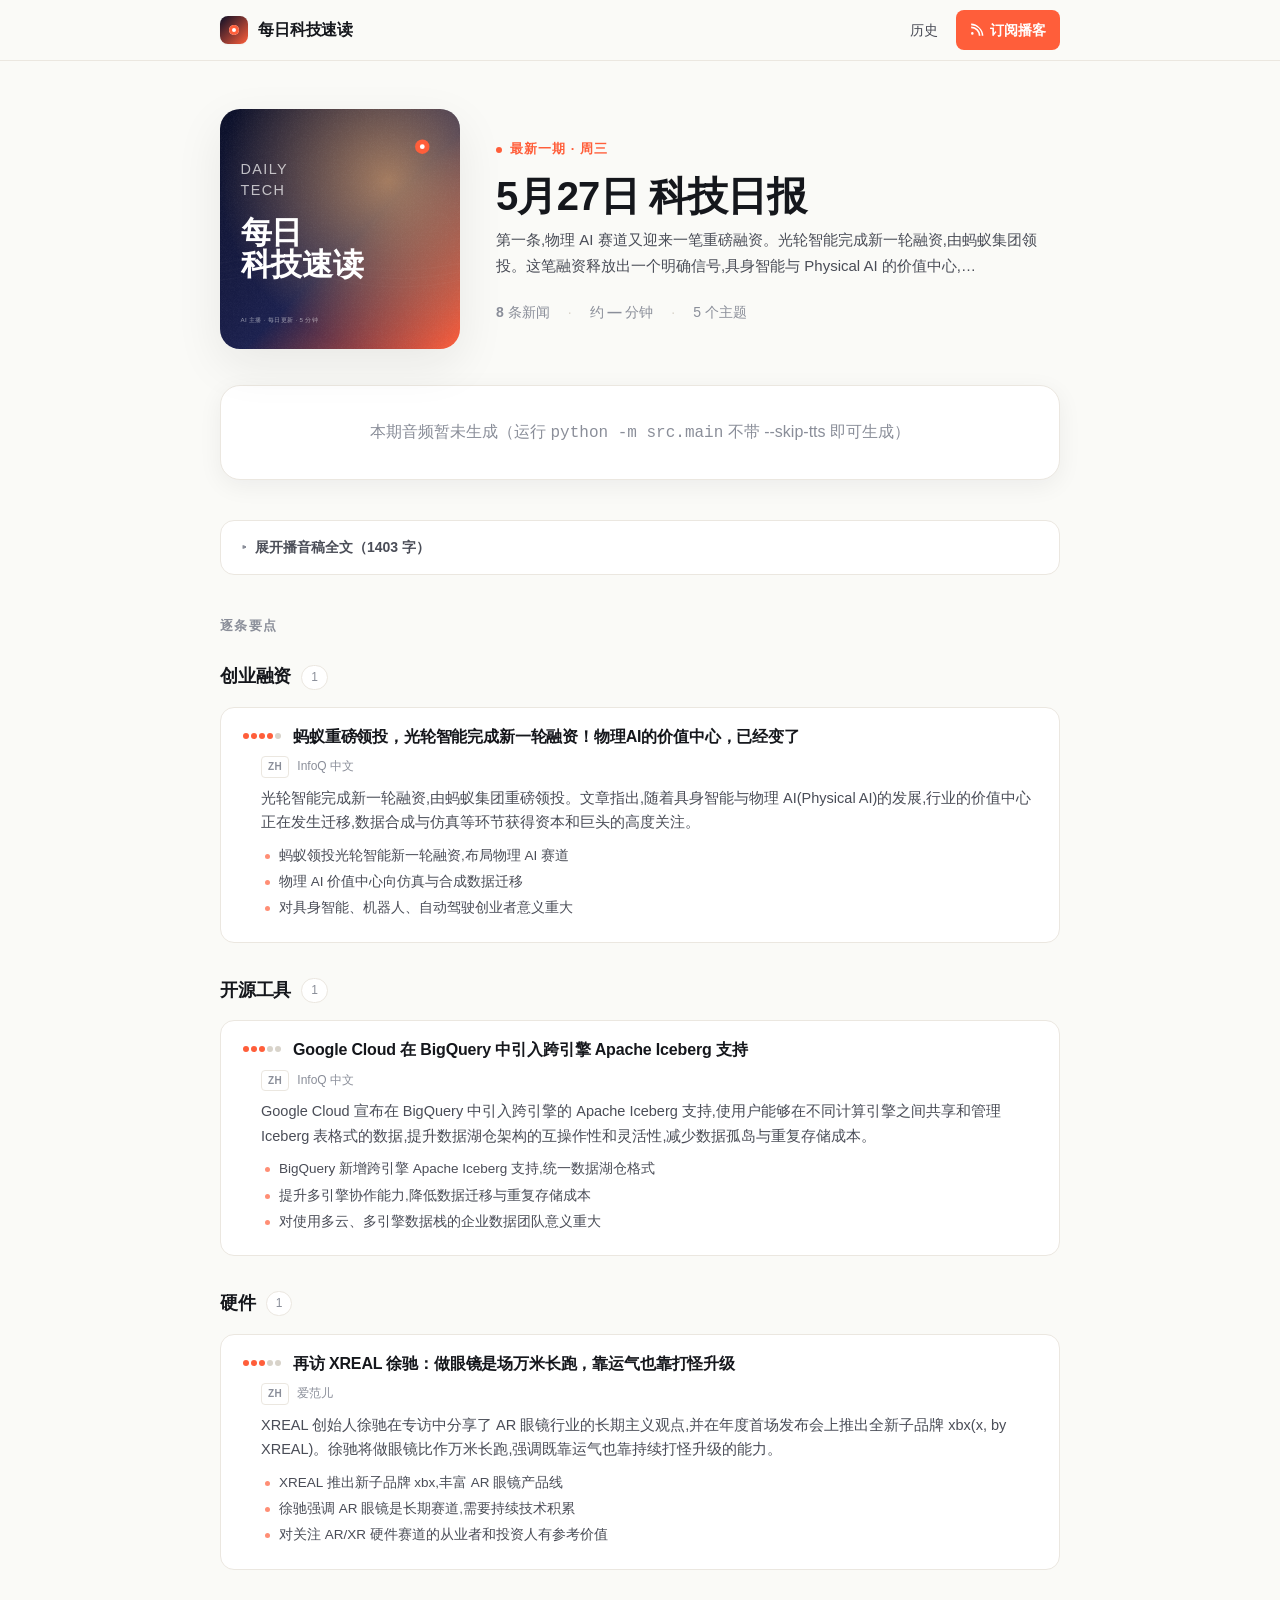
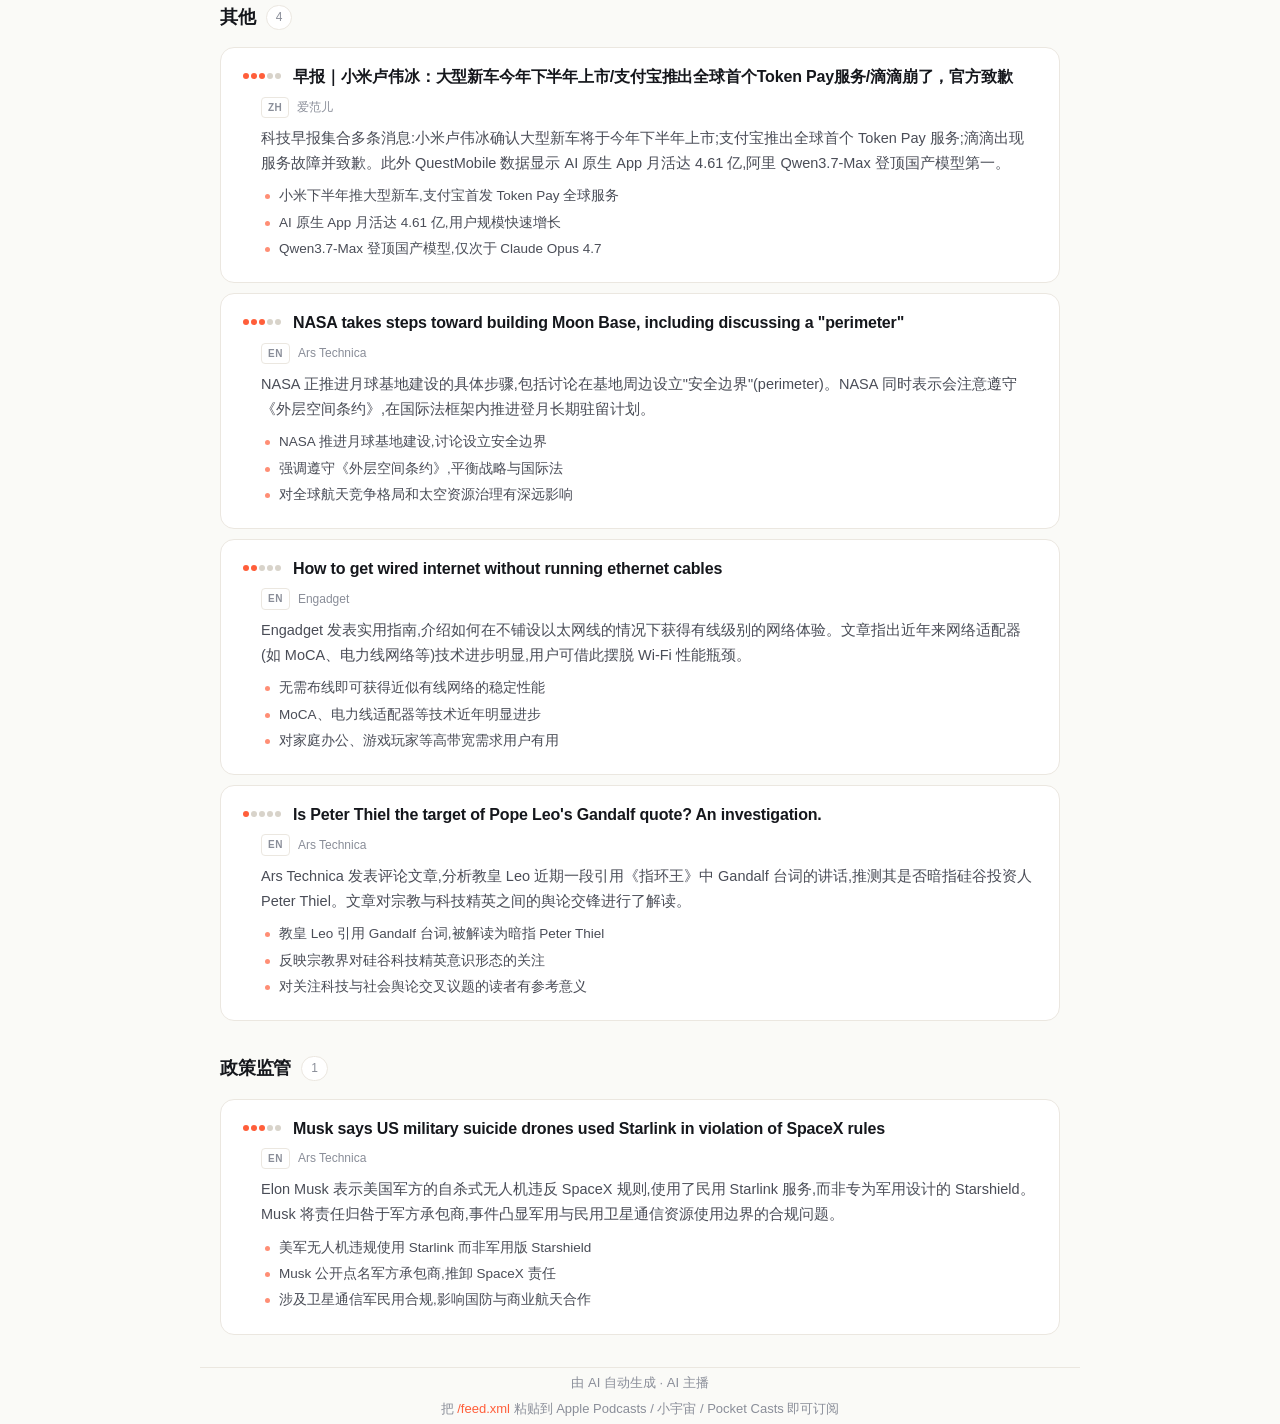
<file: site/episodes/2026-05-27.html>
<!doctype html>
<html lang="zh-cn">
<head>
<meta charset="utf-8" />
<meta name="viewport" content="width=device-width, initial-scale=1, viewport-fit=cover, user-scalable=no" />
<meta name="theme-color" content="#fafaf7" media="(prefers-color-scheme: light)" />
<meta name="theme-color" content="#0d0e12" media="(prefers-color-scheme: dark)" />

<title>5月27日 · 每日科技速读</title>
<meta name="description" content="每天 5 分钟,听完昨天最重要的科技新闻。AI 总结播报,中英文一手信息。" />

<!-- 标准图标 -->
<link rel="icon" type="image/svg+xml" href="https://pg7jrvpsnw-blip.github.io/tech-news-podcast/static/favicon.svg" />
<link rel="icon" type="image/png" sizes="192x192" href="https://pg7jrvpsnw-blip.github.io/tech-news-podcast/static/icon-192.png" />

<!-- iOS 主屏图标 + 启动样式 -->
<link rel="apple-touch-icon" sizes="180x180" href="https://pg7jrvpsnw-blip.github.io/tech-news-podcast/static/apple-touch-icon.png" />
<meta name="apple-mobile-web-app-capable" content="yes" />
<meta name="apple-mobile-web-app-status-bar-style" content="black-translucent" />
<meta name="apple-mobile-web-app-title" content="科技速读" />

<!-- PWA -->
<link rel="manifest" href="https://pg7jrvpsnw-blip.github.io/tech-news-podcast/static/manifest.json" />

<!-- 订阅 -->
<link rel="alternate" type="application/rss+xml" title="每日科技速读 播客订阅" href="https://pg7jrvpsnw-blip.github.io/tech-news-podcast/feed.xml" />

<!-- OpenGraph (微信/IM 分享卡片) -->
<meta property="og:title" content="每日科技速读" />
<meta property="og:description" content="每天 5 分钟,听完昨天最重要的科技新闻。AI 总结播报,中英文一手信息。" />
<meta property="og:image" content="https://pg7jrvpsnw-blip.github.io/tech-news-podcast/static/cover.png" />
<meta property="og:type" content="website" />

<link rel="stylesheet" href="https://pg7jrvpsnw-blip.github.io/tech-news-podcast/static/style.css" />
</head>
<body>
<header class="topbar">
  <div class="container">
    <a href="https://pg7jrvpsnw-blip.github.io/tech-news-podcast/" class="brand">
      <span class="brand-logo" aria-hidden="true"></span>
      <span>每日科技速读</span>
    </a>
    <nav class="topnav">
      <a href="https://pg7jrvpsnw-blip.github.io/tech-news-podcast/archive.html">历史</a>
      <a href="https://pg7jrvpsnw-blip.github.io/tech-news-podcast/feed.xml" class="subscribe" title="复制 RSS URL 到播客 App 订阅">
        <svg viewBox="0 0 24 24" fill="currentColor" aria-hidden="true"><path d="M6.18 17.82a2.18 2.18 0 1 1-4.36 0 2.18 2.18 0 0 1 4.36 0M2 8.86A12.93 12.93 0 0 1 15.14 22h2.83A15.81 15.81 0 0 0 2 6.03zm0-4.99A17.91 17.91 0 0 1 20.13 22h2.83C22.96 11.96 12.04 1.04 2 1.04z"/></svg>
        订阅播客
      </a>
    </nav>
  </div>
</header>
<main class="container">

<section class="hero">
  <div class="hero-cover">
    <img src="https://pg7jrvpsnw-blip.github.io/tech-news-podcast/static/cover.svg" alt="每日科技速读 封面" />
  </div>
  <div class="hero-meta">
    <div class="hero-eyebrow">最新一期 · 周三</div>
    <h1 class="hero-title">5月27日 科技日报</h1>
    <p class="hero-sub">第一条,物理 AI 赛道又迎来一笔重磅融资。光轮智能完成新一轮融资,由蚂蚁集团领投。这笔融资释放出一个明确信号,具身智能与 Physical AI 的价值中心,…</p>
    <div class="hero-stats">
      <span><strong>8</strong> 条新闻</span>
      <span class="dot">·</span>
      <span>约 <strong>—</strong> 分钟</span>
      <span class="dot">·</span>
      <span>5 个主题</span>
    </div>
  </div>
</section>

<div class="player" style="text-align:center;color:var(--text-3);padding:32px;">
  本期音频暂未生成（运行 <code>python -m src.main</code> 不带 --skip-tts 即可生成）
</div>

<details class="script">
  <summary>展开播音稿全文（1403 字）</summary>
  <div class="script-body">大家好,欢迎收听今天的科技日报,今天是五月二十七日,星期三。我们先从创业融资的大事说起。

第一条,物理 AI 赛道又迎来一笔重磅融资。光轮智能完成新一轮融资,由蚂蚁集团领投。这笔融资释放出一个明确信号,具身智能与 Physical AI 的价值中心,正在从模型本身向数据合成与仿真环节迁移。过去大家关注谁能训出更大的模型,现在巨头和资本开始押注上游的数据基础设施。光轮智能正是做合成数据与仿真起家。蚂蚁这一次出手,意味着大厂对物理 AI 数据底座的重视已经摆上台面。

接下来看几条来自互联网行业的早报消息。

小米方面,卢伟冰确认,小米的大型新车将在今年下半年正式上市。这款车被外界视为小米汽车冲击中高端的关键产品。同一份早报里还有几个亮点。支付宝推出了全球首个 Token Pay 服务,瞄准的是 AI Agent 时代的支付场景。滴滴出现大面积服务故障,官方已经致歉。QuestMobile 数据显示,AI 原生 App 月活已经达到四点六一亿。其中阿里的 Qwen 三点七 Max 登顶国产模型第一。AI 应用的渗透速度,比很多人预期得要快。

说完应用层,我们看一条基础设施的消息。

Google Cloud 宣布,在 BigQuery 中引入跨引擎的 Apache Iceberg 支持。简单说,用户可以在不同计算引擎之间共享和管理 Iceberg 表格式的数据。这对数据湖仓架构是一个明显的利好。数据孤岛减少,重复存储成本下降,互操作性提升。Iceberg 正在成为开放数据湖事实上的标准格式,Google 这一步,是在跟 Snowflake、Databricks 抢夺中立数据底座的话语权。

下面是政策与合规层面的一条新闻。

Elon Musk 公开表示,美国军方的自杀式无人机违反了 SpaceX 的使用规则。这些无人机使用的是民用 Starlink,而不是专门为军用场景设计的 Starshield。Musk 把责任甩给了军方承包商。这件事的看点在于,军用与民用卫星通信资源的使用边界,正变得越来越敏感。商业航天公司如何在国家安全和合规之间划线,会是后面几年绕不开的问题。

接下来聊硬件。

XREAL 创始人徐驰接受了专访,并发布了全新子品牌 xbx,也就是 x,by XREAL。徐驰把做 AR 眼镜形容为一场万米长跑。他强调,这条路既靠运气,也靠持续打怪升级。AR 眼镜行业经过几轮起落,真正能跑下来的玩家不多。XREAL 推出子品牌,意味着产品线开始分层,瞄准更细分的人群。

最后是几条简短的国际消息。

NASA 在推进月球基地建设上又前进了一步,内部正在讨论在基地周边设立安全边界。同时 NASA 表态会遵守《外层空间条约》,在国际法框架内推进长期驻留计划。月球的&#34;圈地&#34;问题,正从科幻走向现实议题。

Engadget 发布了一篇实用指南,讨论如何在不铺设以太网线的情况下获得有线级别的网络体验。文章重点介绍了 MoCA 和电力线网络等方案。对于受困于 Wi-Fi 性能瓶颈的用户,是个不错的参考。

Ars Technica 还有一篇有意思的评论,分析教皇 Leo 最近一段引用《指环王》中 Gandalf 台词的讲话,推测是不是在暗指硅谷投资人 Peter Thiel。宗教与科技精英之间的舆论交锋,最近确实越来越频繁。

以上就是今天的内容,我们明天见。</div>
</details>

<h2 class="section-title">逐条要点</h2>
<section class="topic">
  <div class="topic-head">
    <h3>创业融资</h3>
    <span class="topic-count">1</span>
  </div>
  <ul class="news-list">
    <li class="news-card">
      <div class="news-head">
        <span class="news-importance" title="重要性 4/5">
<span class="d on"></span><span class="d on"></span><span class="d on"></span><span class="d on"></span><span class="d "></span>        </span>
        <a class="title" href="https://www.infoq.cn/article/bdsq4OUrTNJdvCLaxo0u?utm_source=rss&amp;utm_medium=article" target="_blank" rel="noopener">蚂蚁重磅领投，光轮智能完成新一轮融资！物理AI的价值中心，已经变了</a>
      </div>
      <div class="news-meta">
        <span class="lang">ZH</span>
        <span class="source">InfoQ 中文</span>
      </div>
      <p class="news-summary">光轮智能完成新一轮融资,由蚂蚁集团重磅领投。文章指出,随着具身智能与物理 AI(Physical AI)的发展,行业的价值中心正在发生迁移,数据合成与仿真等环节获得资本和巨头的高度关注。</p>
      <ul class="news-points">
<li>蚂蚁领投光轮智能新一轮融资,布局物理 AI 赛道</li><li>物理 AI 价值中心向仿真与合成数据迁移</li><li>对具身智能、机器人、自动驾驶创业者意义重大</li>      </ul>
    </li>
  </ul>
</section>
<section class="topic">
  <div class="topic-head">
    <h3>开源工具</h3>
    <span class="topic-count">1</span>
  </div>
  <ul class="news-list">
    <li class="news-card">
      <div class="news-head">
        <span class="news-importance" title="重要性 3/5">
<span class="d on"></span><span class="d on"></span><span class="d on"></span><span class="d "></span><span class="d "></span>        </span>
        <a class="title" href="https://www.infoq.cn/article/kadDStA9JWuOGHujwdoz?utm_source=rss&amp;utm_medium=article" target="_blank" rel="noopener">Google Cloud 在 BigQuery 中引入跨引擎 Apache Iceberg 支持</a>
      </div>
      <div class="news-meta">
        <span class="lang">ZH</span>
        <span class="source">InfoQ 中文</span>
      </div>
      <p class="news-summary">Google Cloud 宣布在 BigQuery 中引入跨引擎的 Apache Iceberg 支持,使用户能够在不同计算引擎之间共享和管理 Iceberg 表格式的数据,提升数据湖仓架构的互操作性和灵活性,减少数据孤岛与重复存储成本。</p>
      <ul class="news-points">
<li>BigQuery 新增跨引擎 Apache Iceberg 支持,统一数据湖仓格式</li><li>提升多引擎协作能力,降低数据迁移与重复存储成本</li><li>对使用多云、多引擎数据栈的企业数据团队意义重大</li>      </ul>
    </li>
  </ul>
</section>
<section class="topic">
  <div class="topic-head">
    <h3>硬件</h3>
    <span class="topic-count">1</span>
  </div>
  <ul class="news-list">
    <li class="news-card">
      <div class="news-head">
        <span class="news-importance" title="重要性 3/5">
<span class="d on"></span><span class="d on"></span><span class="d on"></span><span class="d "></span><span class="d "></span>        </span>
        <a class="title" href="https://www.ifanr.com/1667067?utm_source=rss&amp;utm_medium=rss&amp;utm_campaign=" target="_blank" rel="noopener">再访 XREAL 徐驰：做眼镜是场万米长跑，靠运气也靠打怪升级</a>
      </div>
      <div class="news-meta">
        <span class="lang">ZH</span>
        <span class="source">爱范儿</span>
      </div>
      <p class="news-summary">XREAL 创始人徐驰在专访中分享了 AR 眼镜行业的长期主义观点,并在年度首场发布会上推出全新子品牌 xbx(x, by XREAL)。徐驰将做眼镜比作万米长跑,强调既靠运气也靠持续打怪升级的能力。</p>
      <ul class="news-points">
<li>XREAL 推出新子品牌 xbx,丰富 AR 眼镜产品线</li><li>徐驰强调 AR 眼镜是长期赛道,需要持续技术积累</li><li>对关注 AR/XR 硬件赛道的从业者和投资人有参考价值</li>      </ul>
    </li>
  </ul>
</section>
<section class="topic">
  <div class="topic-head">
    <h3>其他</h3>
    <span class="topic-count">4</span>
  </div>
  <ul class="news-list">
    <li class="news-card">
      <div class="news-head">
        <span class="news-importance" title="重要性 3/5">
<span class="d on"></span><span class="d on"></span><span class="d on"></span><span class="d "></span><span class="d "></span>        </span>
        <a class="title" href="https://www.ifanr.com/1667026?utm_source=rss&amp;utm_medium=rss&amp;utm_campaign=" target="_blank" rel="noopener">早报｜小米卢伟冰：大型新车今年下半年上市/支付宝推出全球首个Token Pay服务/滴滴崩了，官方致歉</a>
      </div>
      <div class="news-meta">
        <span class="lang">ZH</span>
        <span class="source">爱范儿</span>
      </div>
      <p class="news-summary">科技早报集合多条消息:小米卢伟冰确认大型新车将于今年下半年上市;支付宝推出全球首个 Token Pay 服务;滴滴出现服务故障并致歉。此外 QuestMobile 数据显示 AI 原生 App 月活达 4.61 亿,阿里 Qwen3.7-Max 登顶国产模型第一。</p>
      <ul class="news-points">
<li>小米下半年推大型新车,支付宝首发 Token Pay 全球服务</li><li>AI 原生 App 月活达 4.61 亿,用户规模快速增长</li><li>Qwen3.7-Max 登顶国产模型,仅次于 Claude Opus 4.7</li>      </ul>
    </li>
    <li class="news-card">
      <div class="news-head">
        <span class="news-importance" title="重要性 3/5">
<span class="d on"></span><span class="d on"></span><span class="d on"></span><span class="d "></span><span class="d "></span>        </span>
        <a class="title" href="https://arstechnica.com/space/2026/05/nasa-takes-steps-toward-building-moon-base-including-discussing-a-perimeter/" target="_blank" rel="noopener">NASA takes steps toward building Moon Base, including discussing a &#34;perimeter&#34;</a>
      </div>
      <div class="news-meta">
        <span class="lang">EN</span>
        <span class="source">Ars Technica</span>
      </div>
      <p class="news-summary">NASA 正推进月球基地建设的具体步骤,包括讨论在基地周边设立&#34;安全边界&#34;(perimeter)。NASA 同时表示会注意遵守《外层空间条约》,在国际法框架内推进登月长期驻留计划。</p>
      <ul class="news-points">
<li>NASA 推进月球基地建设,讨论设立安全边界</li><li>强调遵守《外层空间条约》,平衡战略与国际法</li><li>对全球航天竞争格局和太空资源治理有深远影响</li>      </ul>
    </li>
    <li class="news-card">
      <div class="news-head">
        <span class="news-importance" title="重要性 2/5">
<span class="d on"></span><span class="d on"></span><span class="d "></span><span class="d "></span><span class="d "></span>        </span>
        <a class="title" href="https://www.engadget.com/2182061/how-to-get-wired-internet-without-ethernet-cable-in-walls/" target="_blank" rel="noopener">How to get wired internet without running ethernet cables</a>
      </div>
      <div class="news-meta">
        <span class="lang">EN</span>
        <span class="source">Engadget</span>
      </div>
      <p class="news-summary">Engadget 发表实用指南,介绍如何在不铺设以太网线的情况下获得有线级别的网络体验。文章指出近年来网络适配器(如 MoCA、电力线网络等)技术进步明显,用户可借此摆脱 Wi-Fi 性能瓶颈。</p>
      <ul class="news-points">
<li>无需布线即可获得近似有线网络的稳定性能</li><li>MoCA、电力线适配器等技术近年明显进步</li><li>对家庭办公、游戏玩家等高带宽需求用户有用</li>      </ul>
    </li>
    <li class="news-card">
      <div class="news-head">
        <span class="news-importance" title="重要性 1/5">
<span class="d on"></span><span class="d "></span><span class="d "></span><span class="d "></span><span class="d "></span>        </span>
        <a class="title" href="https://arstechnica.com/tech-policy/2026/05/is-peter-thiel-the-target-of-pope-leos-gandalf-quote-an-investigation/" target="_blank" rel="noopener">Is Peter Thiel the target of Pope Leo&#39;s Gandalf quote? An investigation.</a>
      </div>
      <div class="news-meta">
        <span class="lang">EN</span>
        <span class="source">Ars Technica</span>
      </div>
      <p class="news-summary">Ars Technica 发表评论文章,分析教皇 Leo 近期一段引用《指环王》中 Gandalf 台词的讲话,推测其是否暗指硅谷投资人 Peter Thiel。文章对宗教与科技精英之间的舆论交锋进行了解读。</p>
      <ul class="news-points">
<li>教皇 Leo 引用 Gandalf 台词,被解读为暗指 Peter Thiel</li><li>反映宗教界对硅谷科技精英意识形态的关注</li><li>对关注科技与社会舆论交叉议题的读者有参考意义</li>      </ul>
    </li>
  </ul>
</section>
<section class="topic">
  <div class="topic-head">
    <h3>政策监管</h3>
    <span class="topic-count">1</span>
  </div>
  <ul class="news-list">
    <li class="news-card">
      <div class="news-head">
        <span class="news-importance" title="重要性 3/5">
<span class="d on"></span><span class="d on"></span><span class="d on"></span><span class="d "></span><span class="d "></span>        </span>
        <a class="title" href="https://arstechnica.com/tech-policy/2026/05/musk-says-us-military-suicide-drones-used-starlink-in-violation-of-spacex-rules/" target="_blank" rel="noopener">Musk says US military suicide drones used Starlink in violation of SpaceX rules</a>
      </div>
      <div class="news-meta">
        <span class="lang">EN</span>
        <span class="source">Ars Technica</span>
      </div>
      <p class="news-summary">Elon Musk 表示美国军方的自杀式无人机违反 SpaceX 规则,使用了民用 Starlink 服务,而非专为军用设计的 Starshield。Musk 将责任归咎于军方承包商,事件凸显军用与民用卫星通信资源使用边界的合规问题。</p>
      <ul class="news-points">
<li>美军无人机违规使用 Starlink 而非军用版 Starshield</li><li>Musk 公开点名军方承包商,推卸 SpaceX 责任</li><li>涉及卫星通信军民用合规,影响国防与商业航天合作</li>      </ul>
    </li>
  </ul>
</section>

</main>
<footer class="container">
  <p>由 AI 自动生成 · AI 主播</p>
  <p>把 <a href="https://pg7jrvpsnw-blip.github.io/tech-news-podcast/feed.xml">/feed.xml</a> 粘贴到 Apple Podcasts / 小宇宙 / Pocket Casts 即可订阅</p>
</footer>
<script src="https://pg7jrvpsnw-blip.github.io/tech-news-podcast/static/player.js" defer></script>
</body>
</html>
</file>
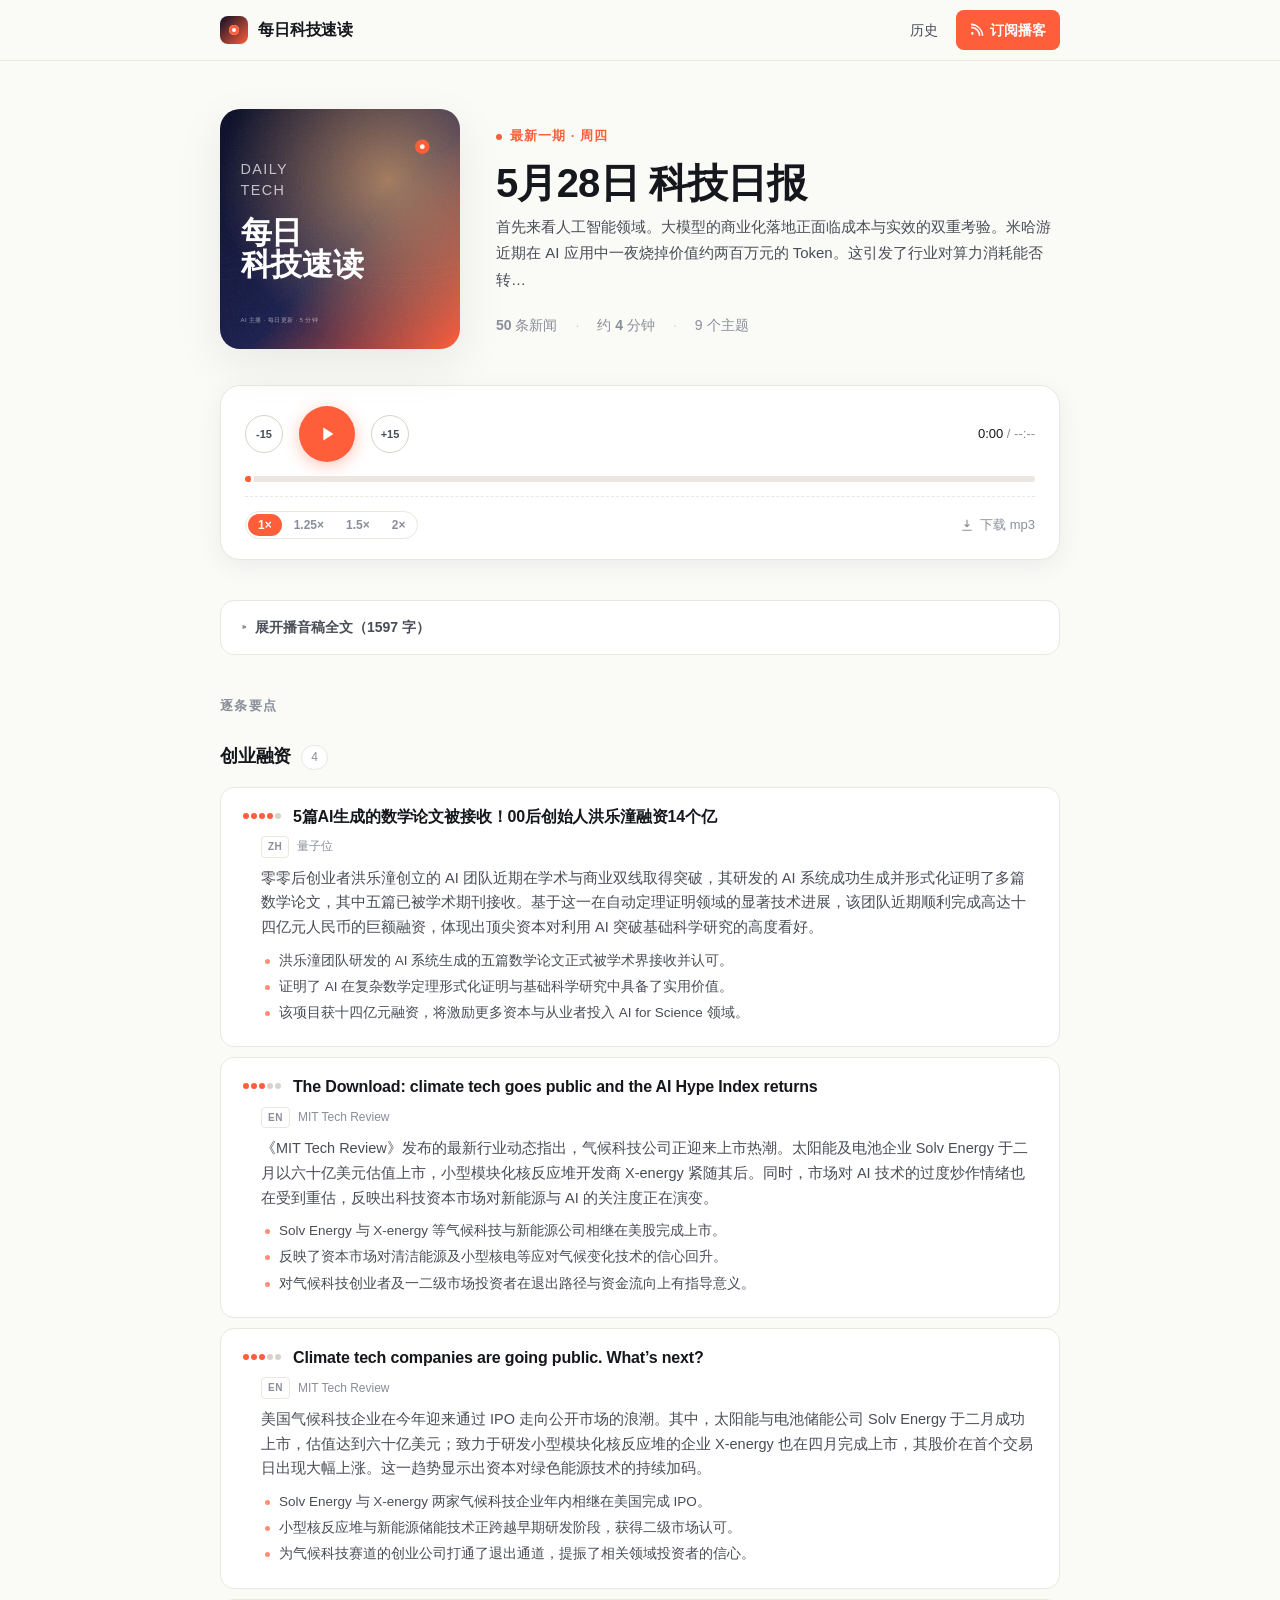
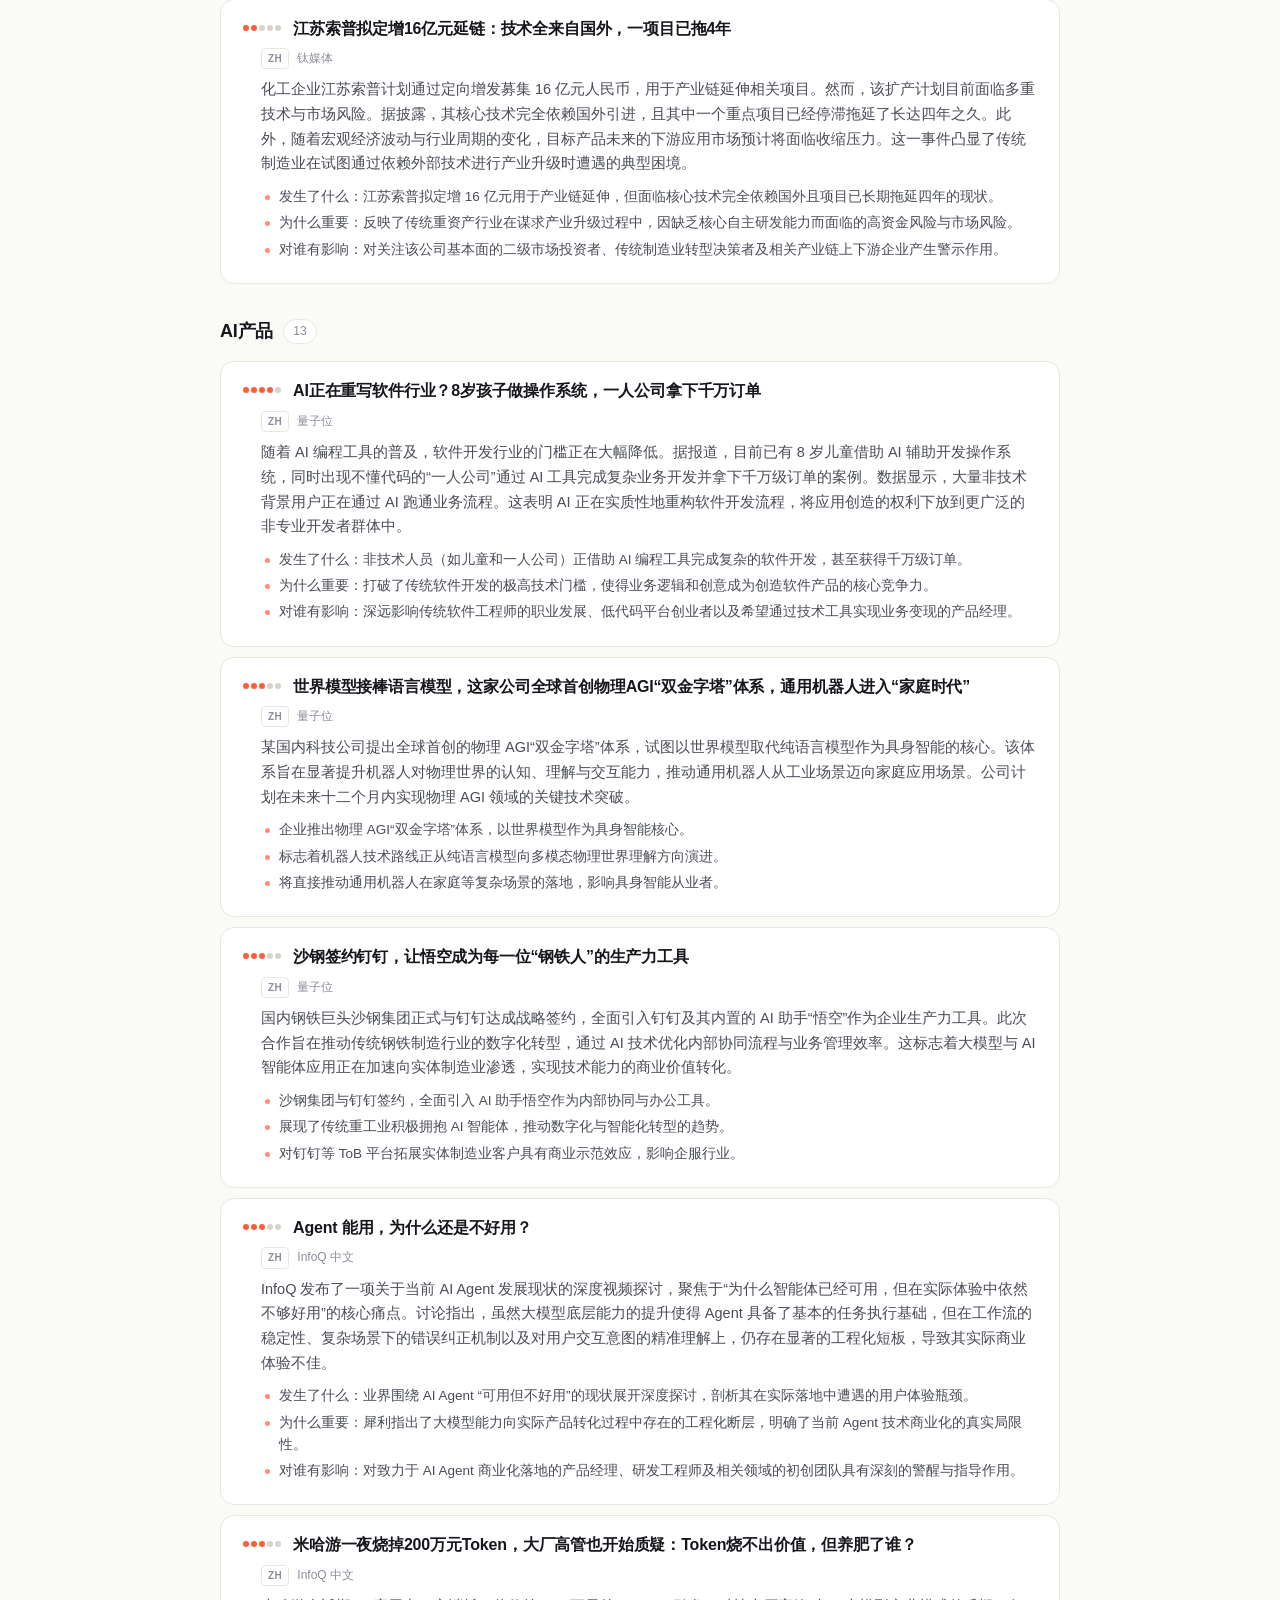
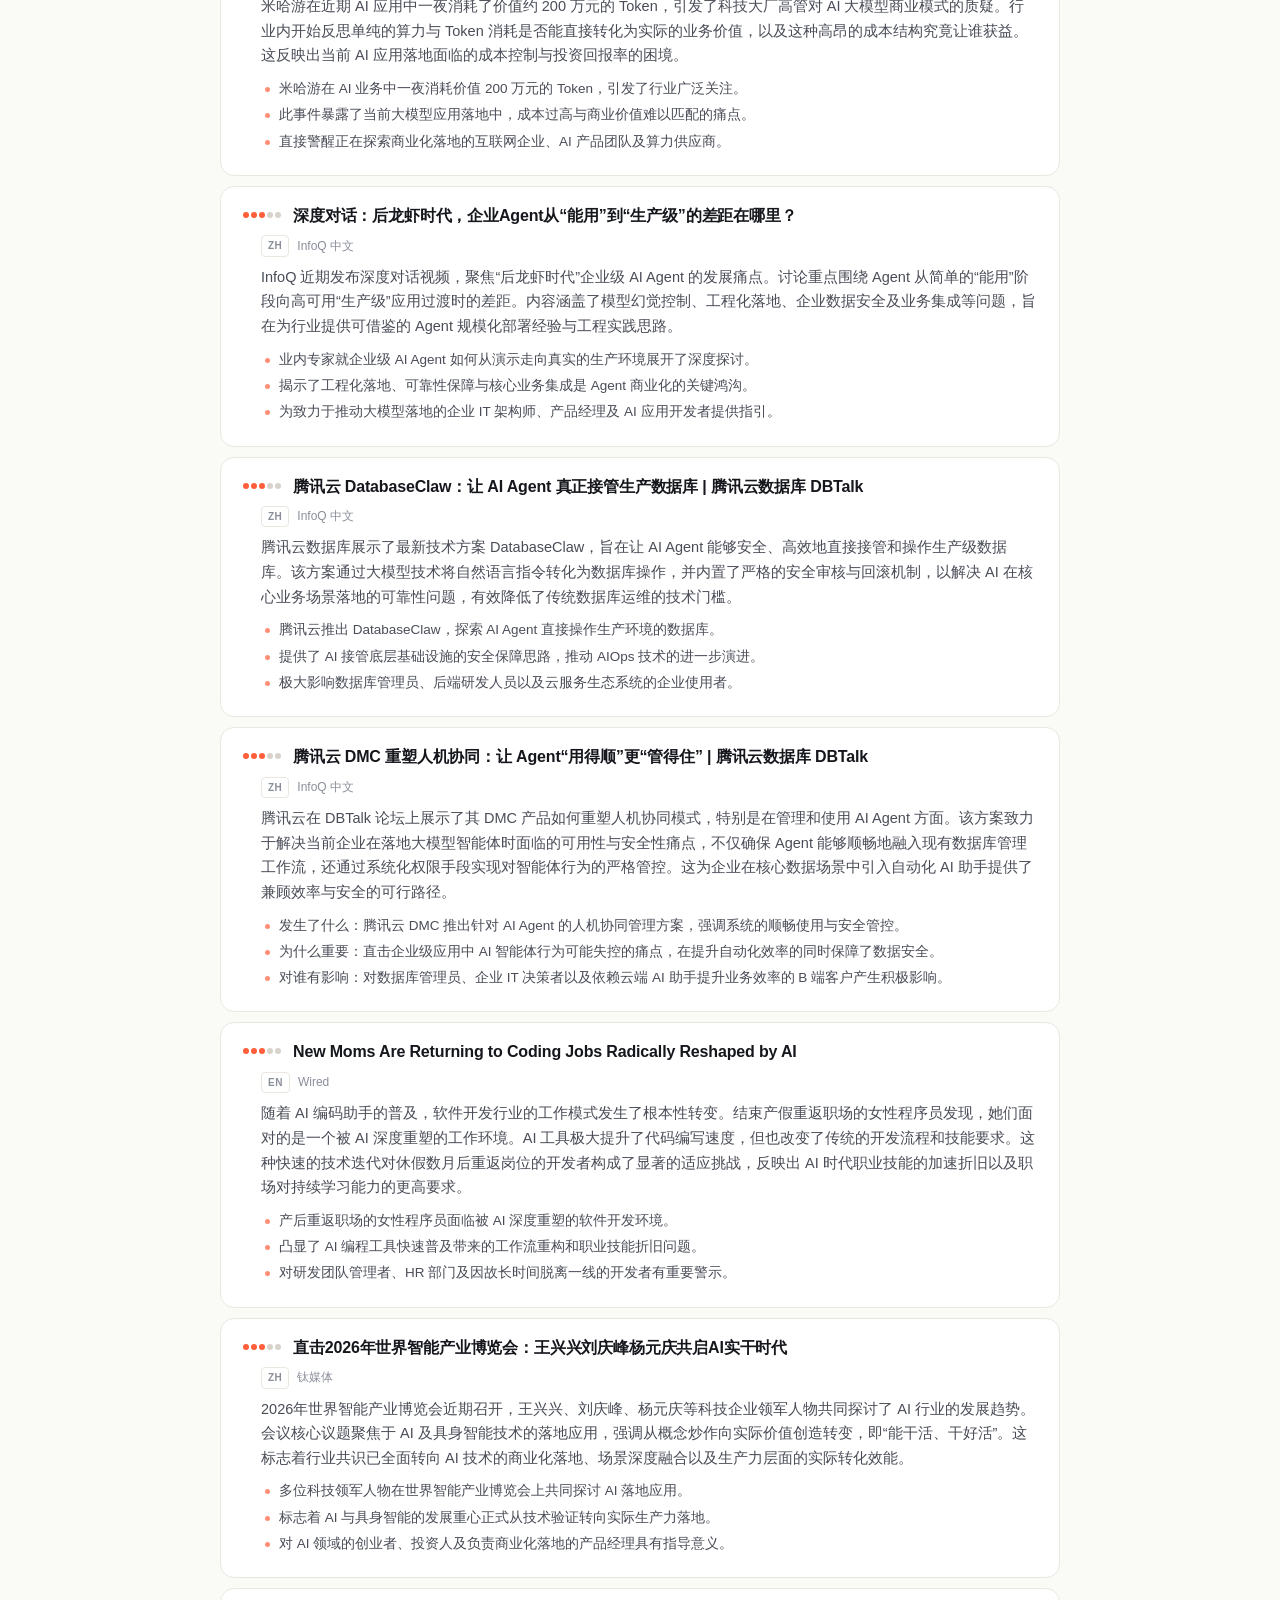
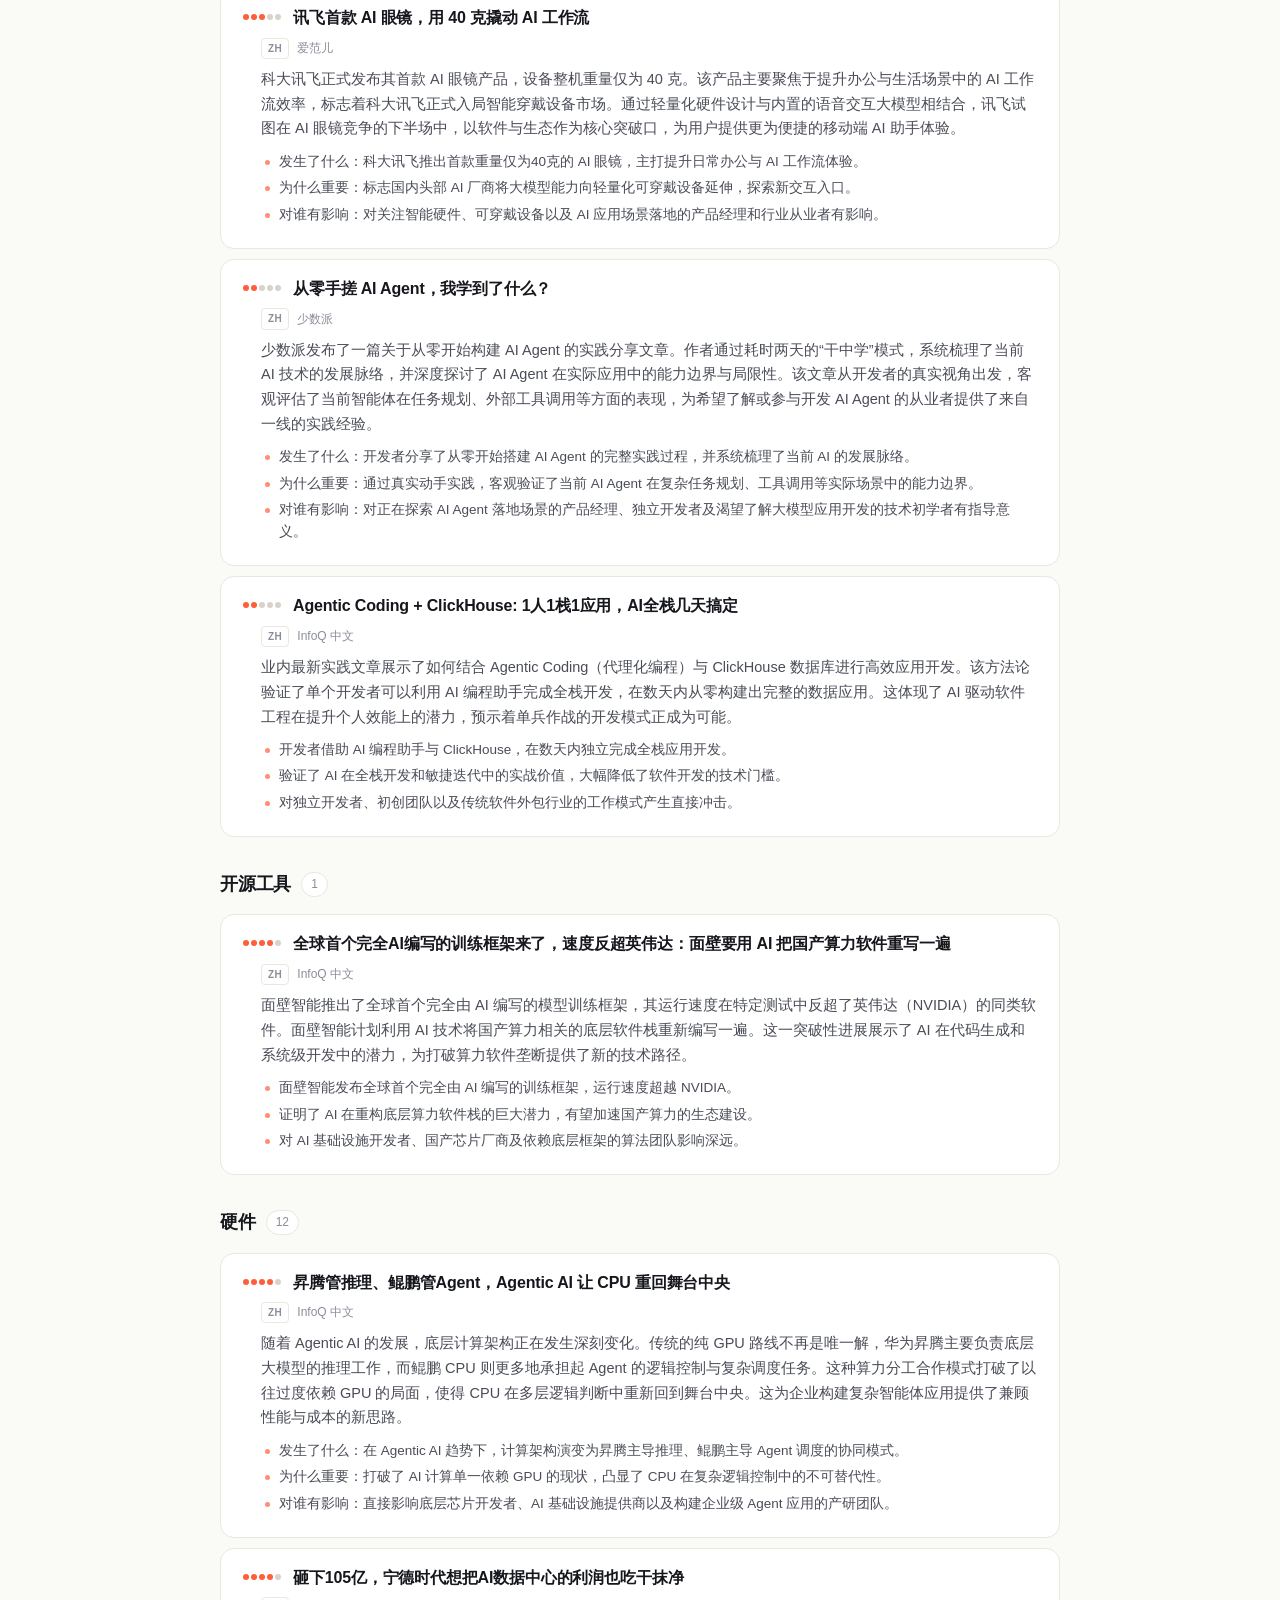
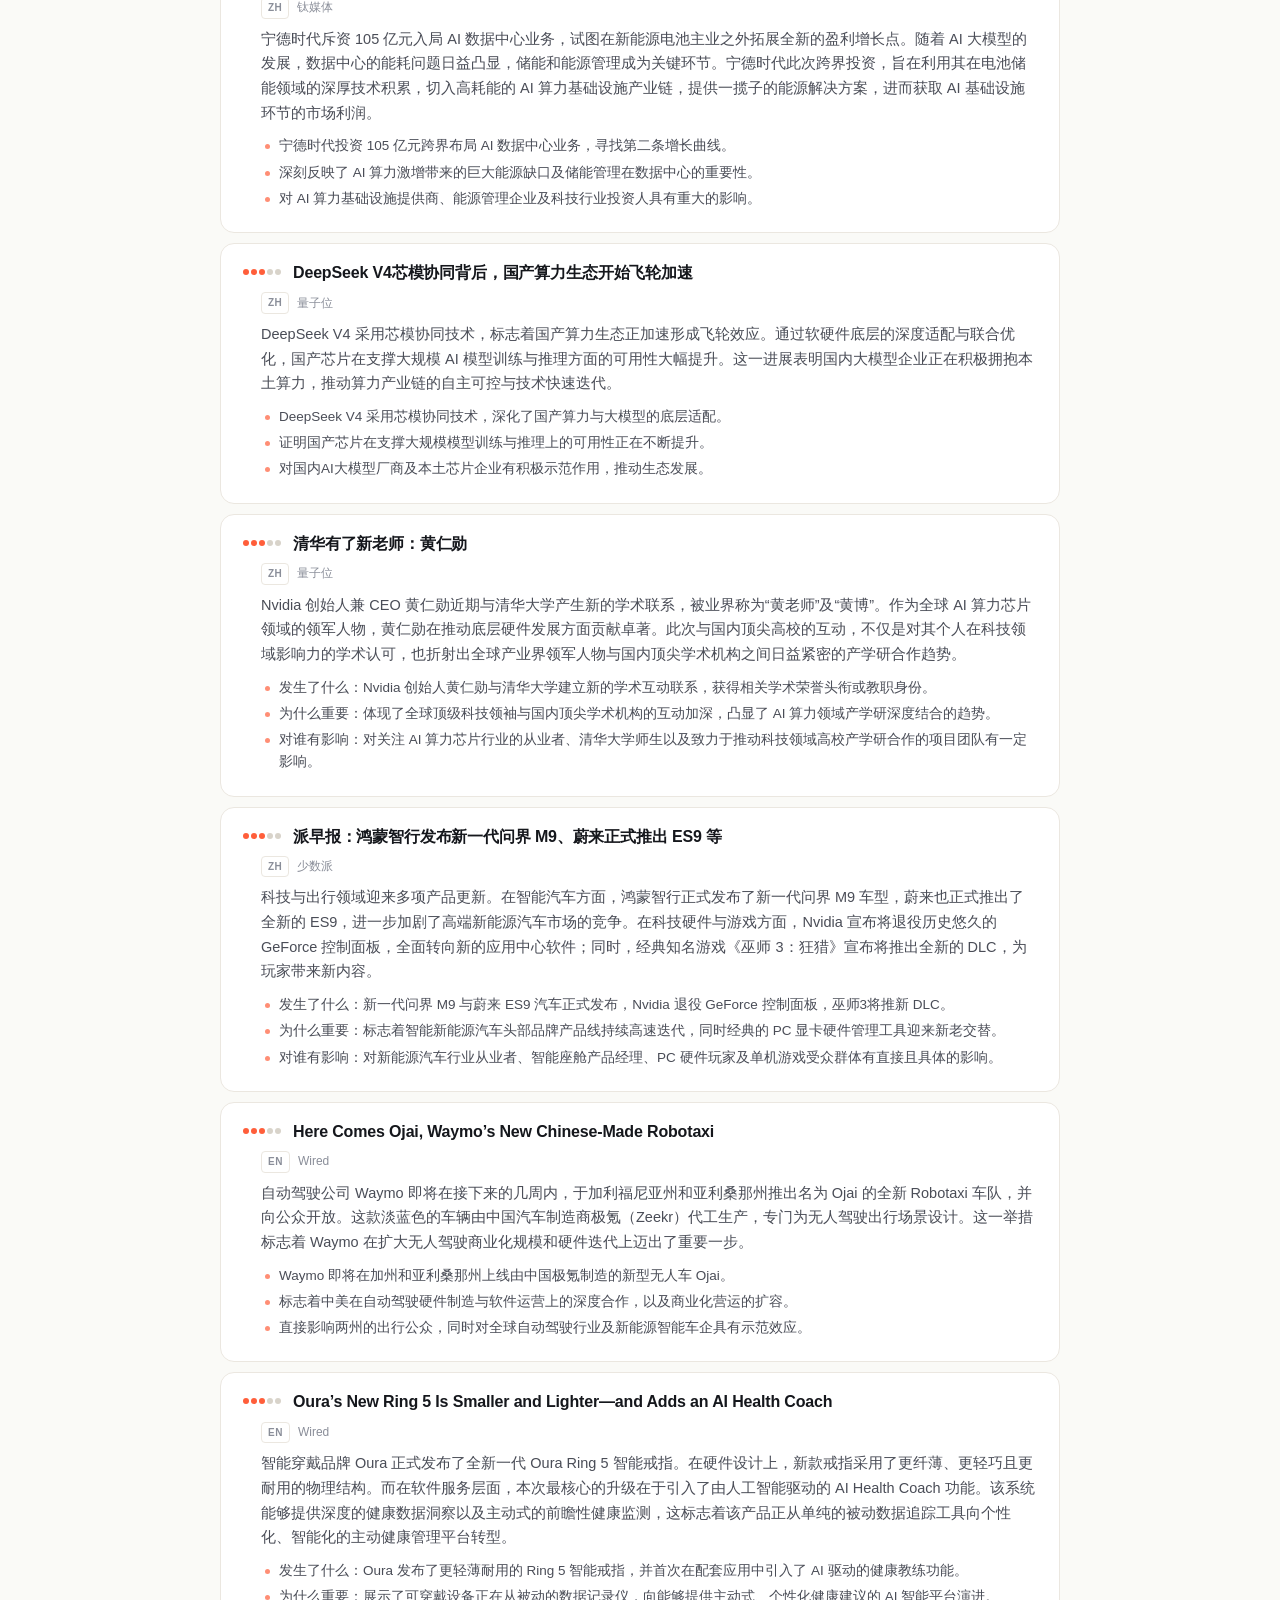
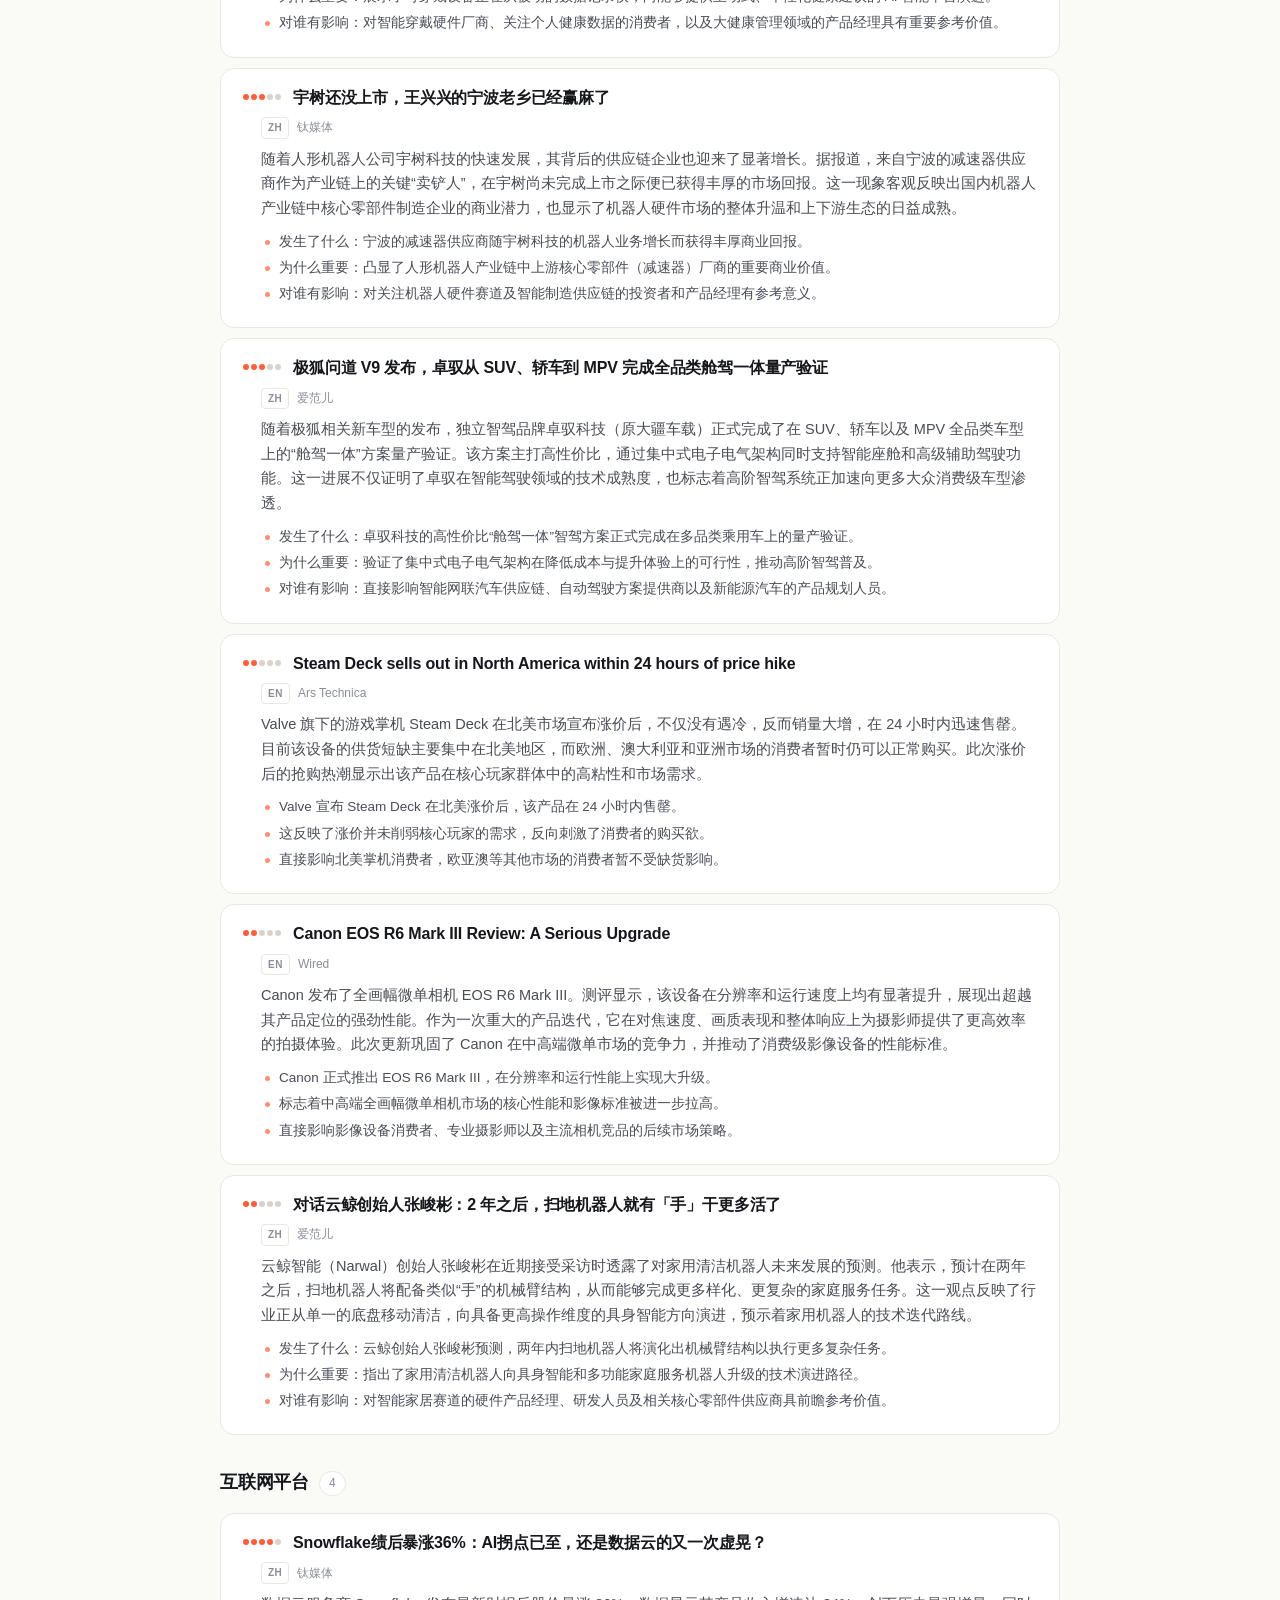
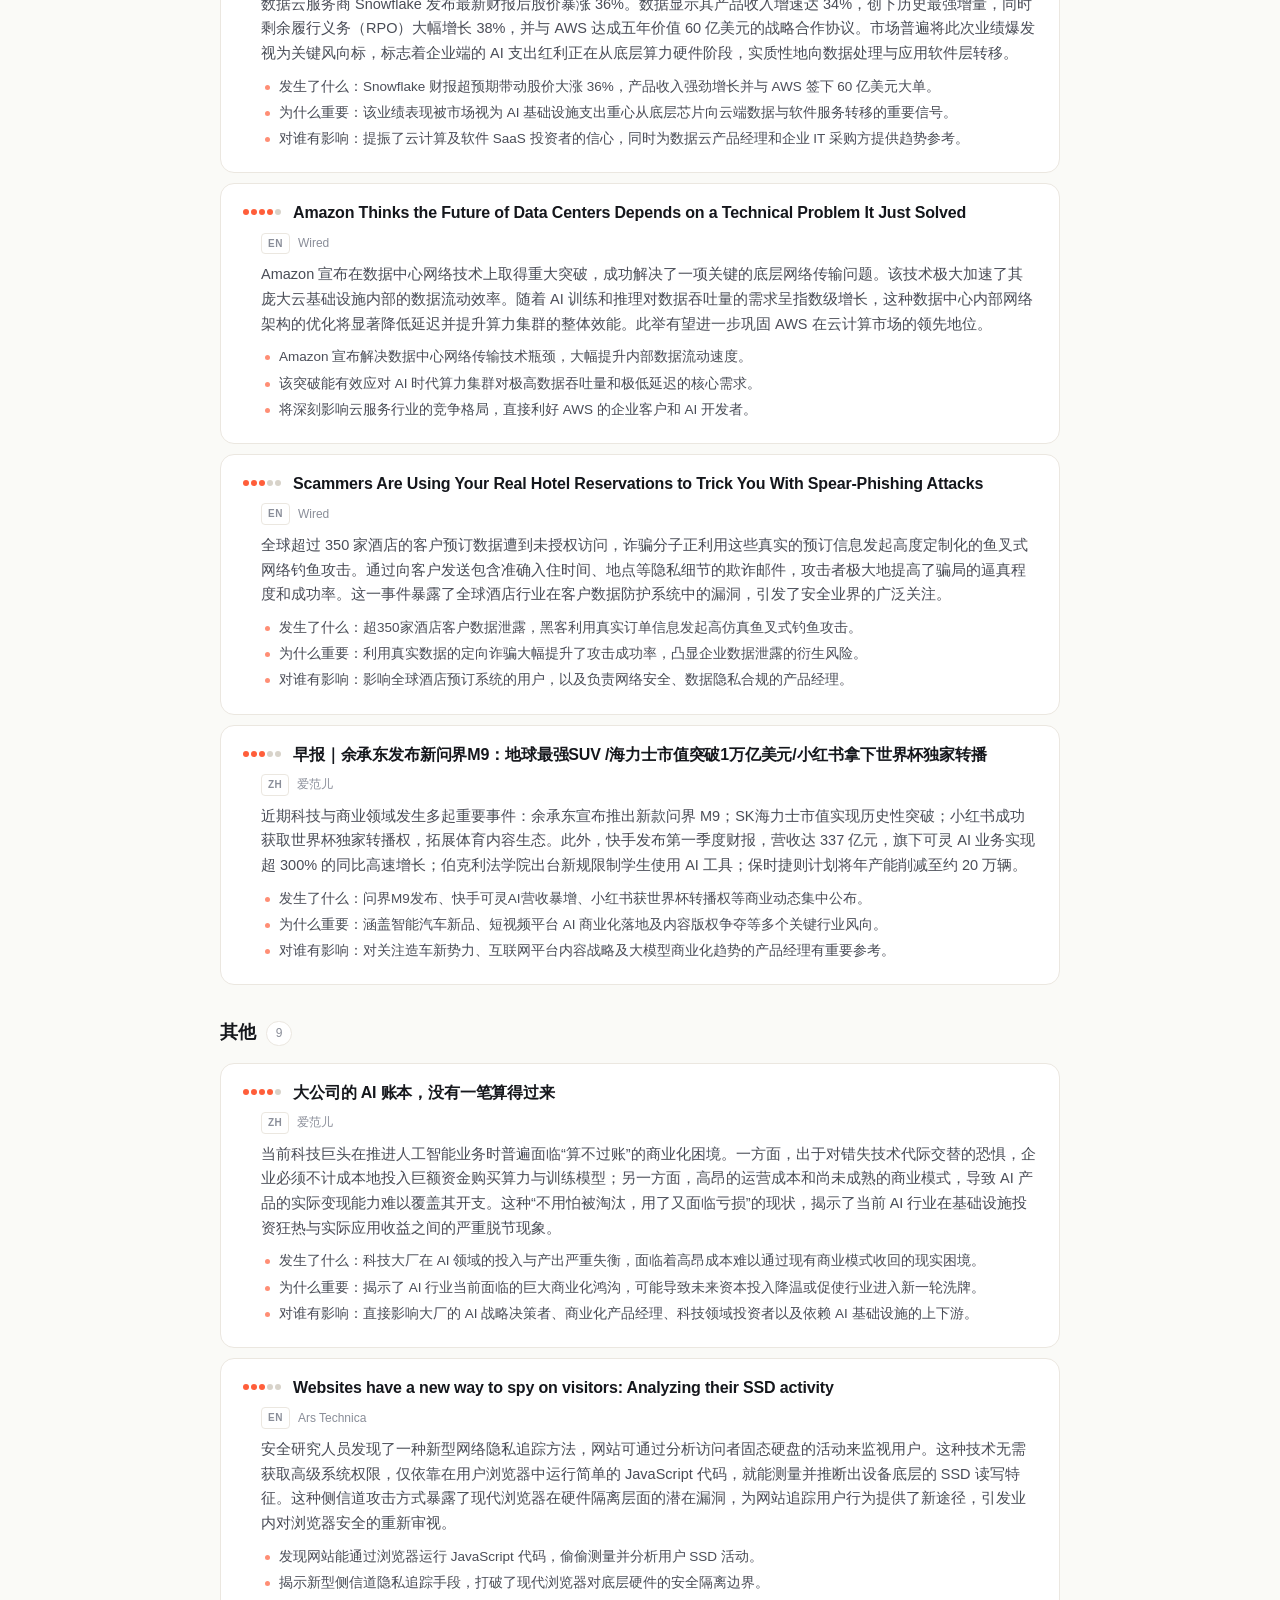
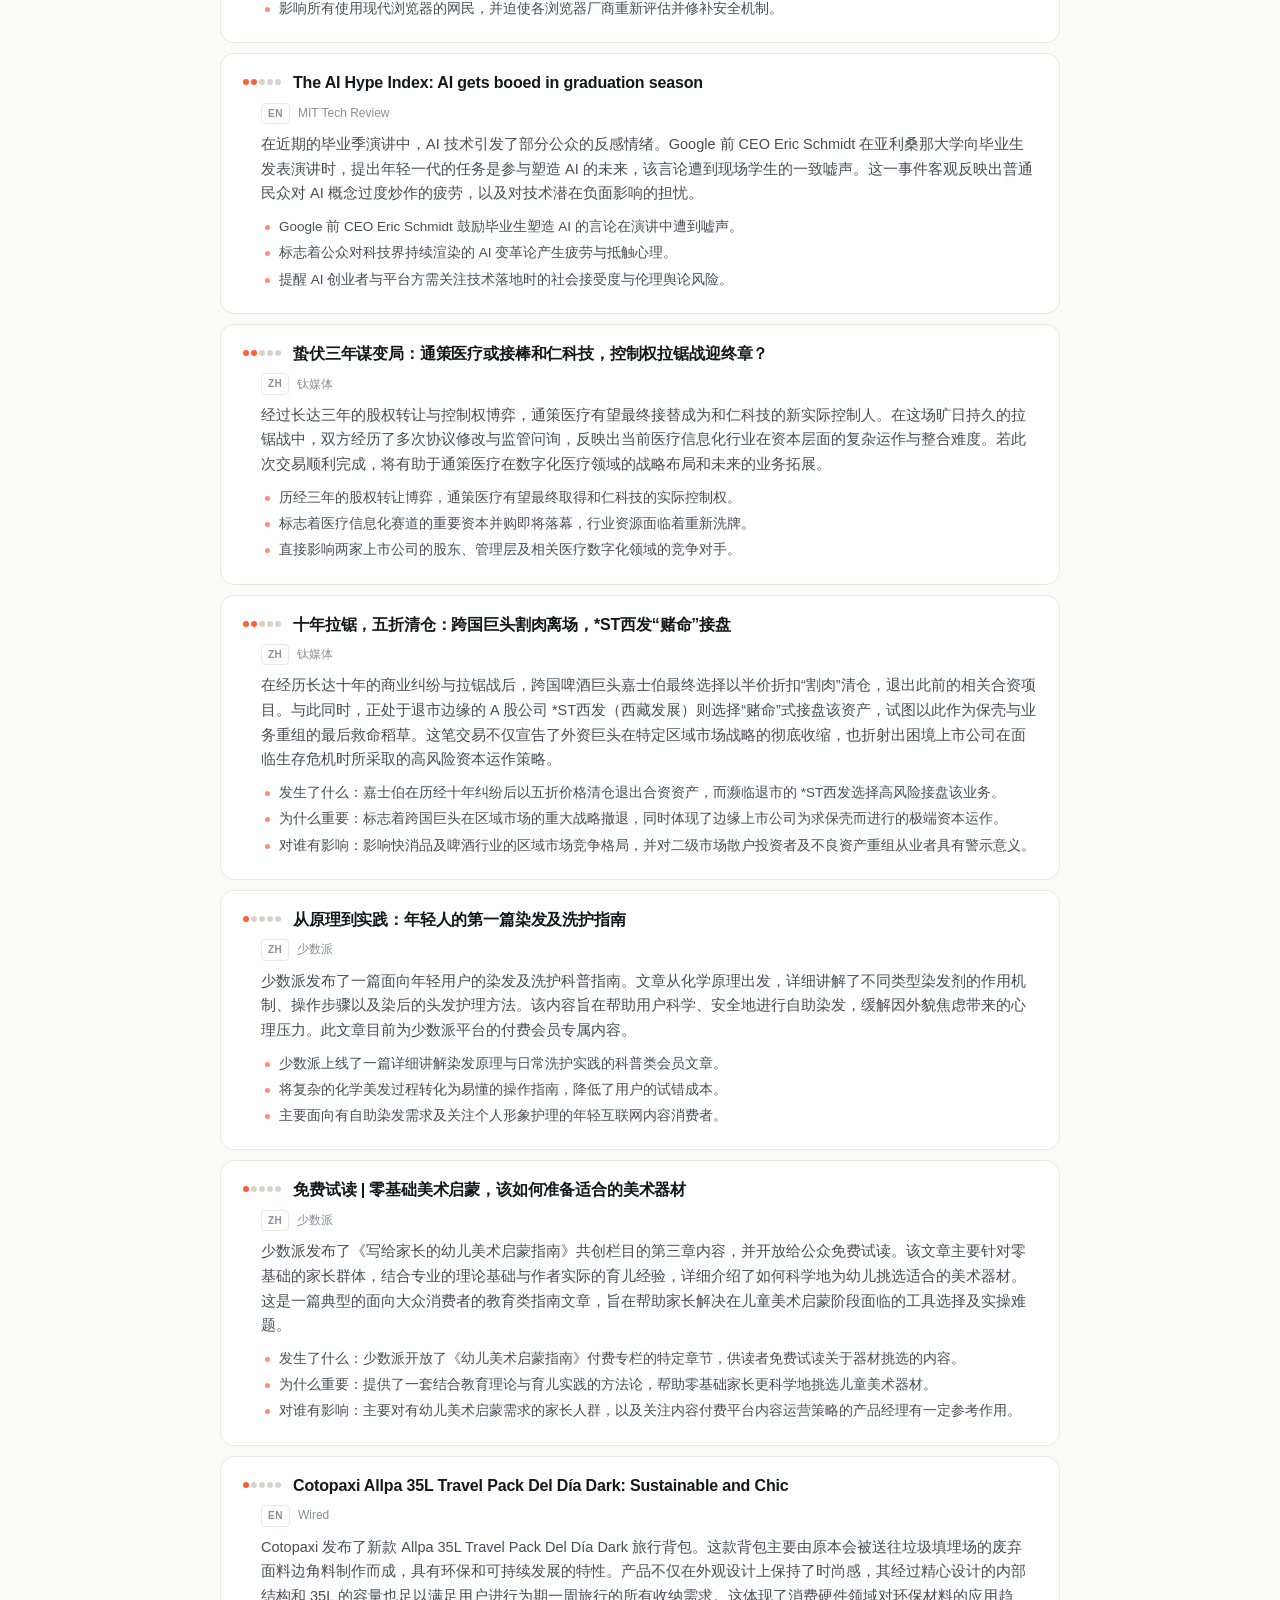
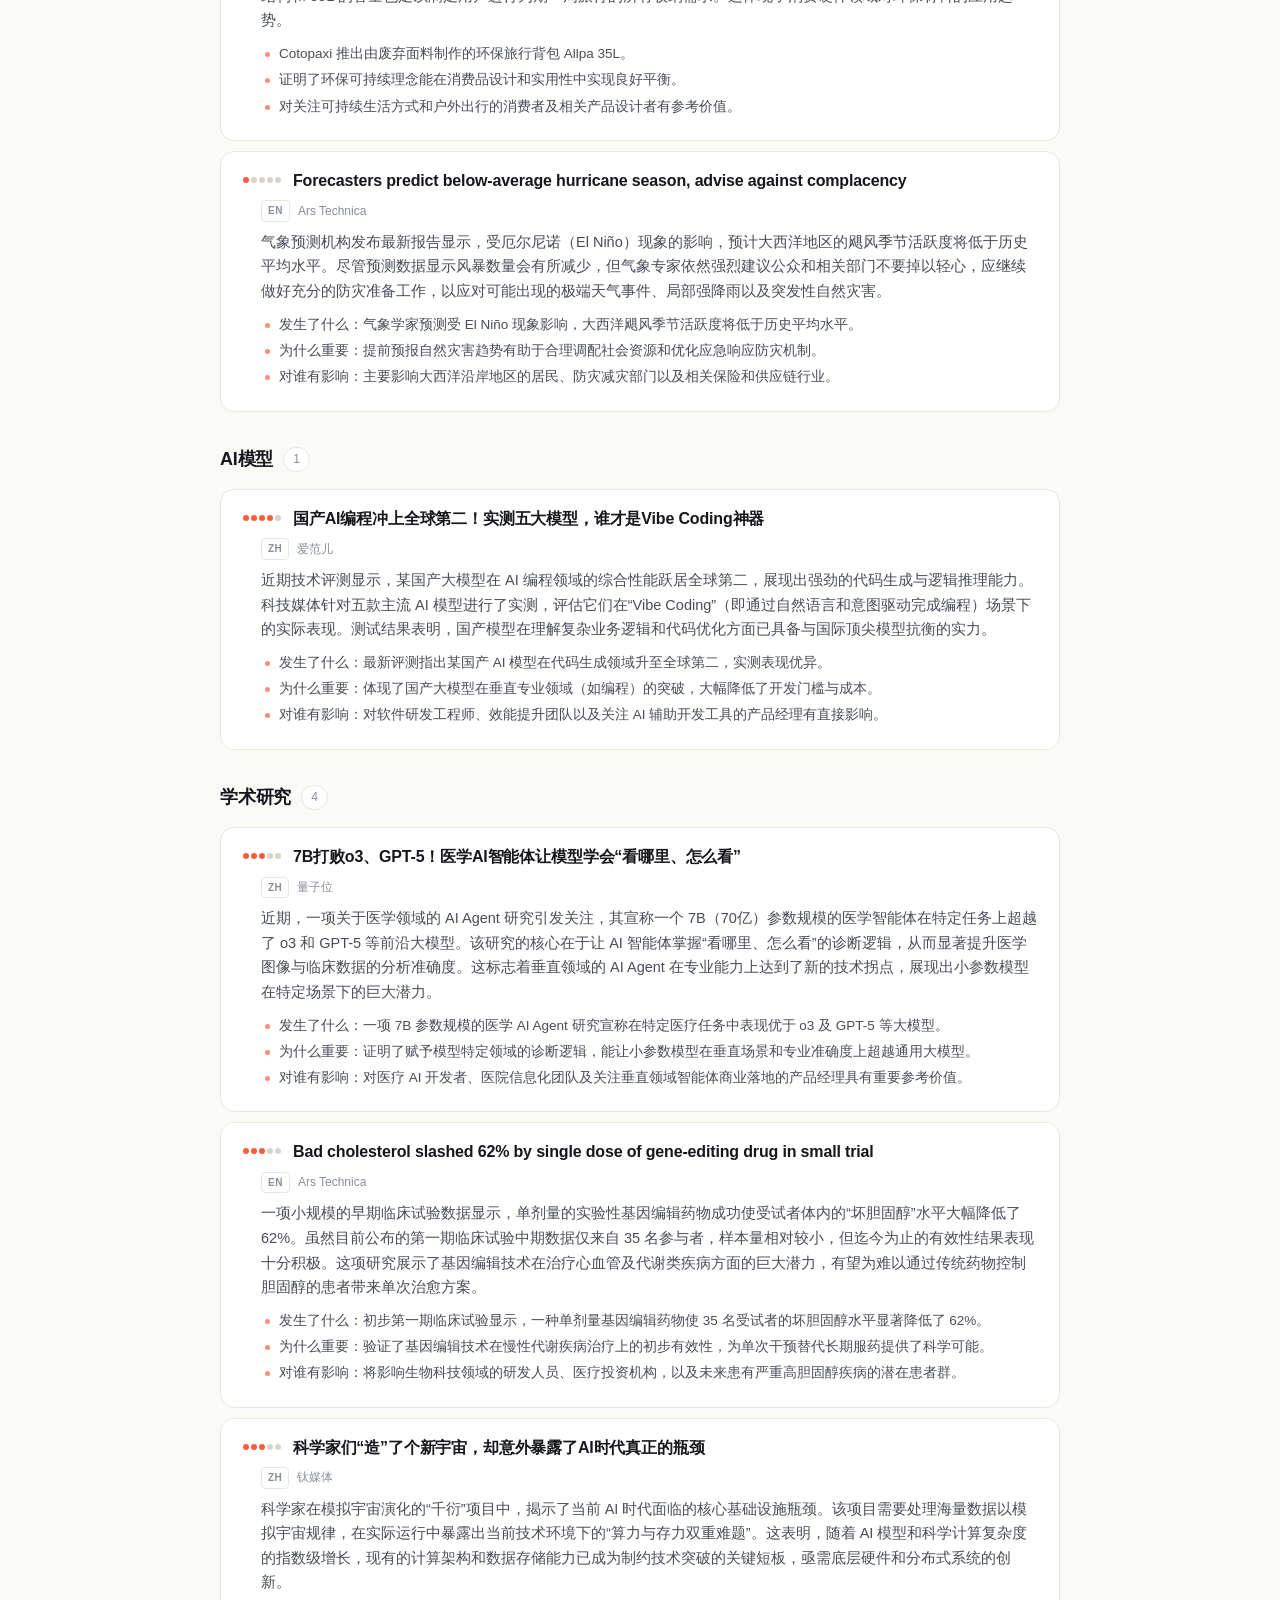
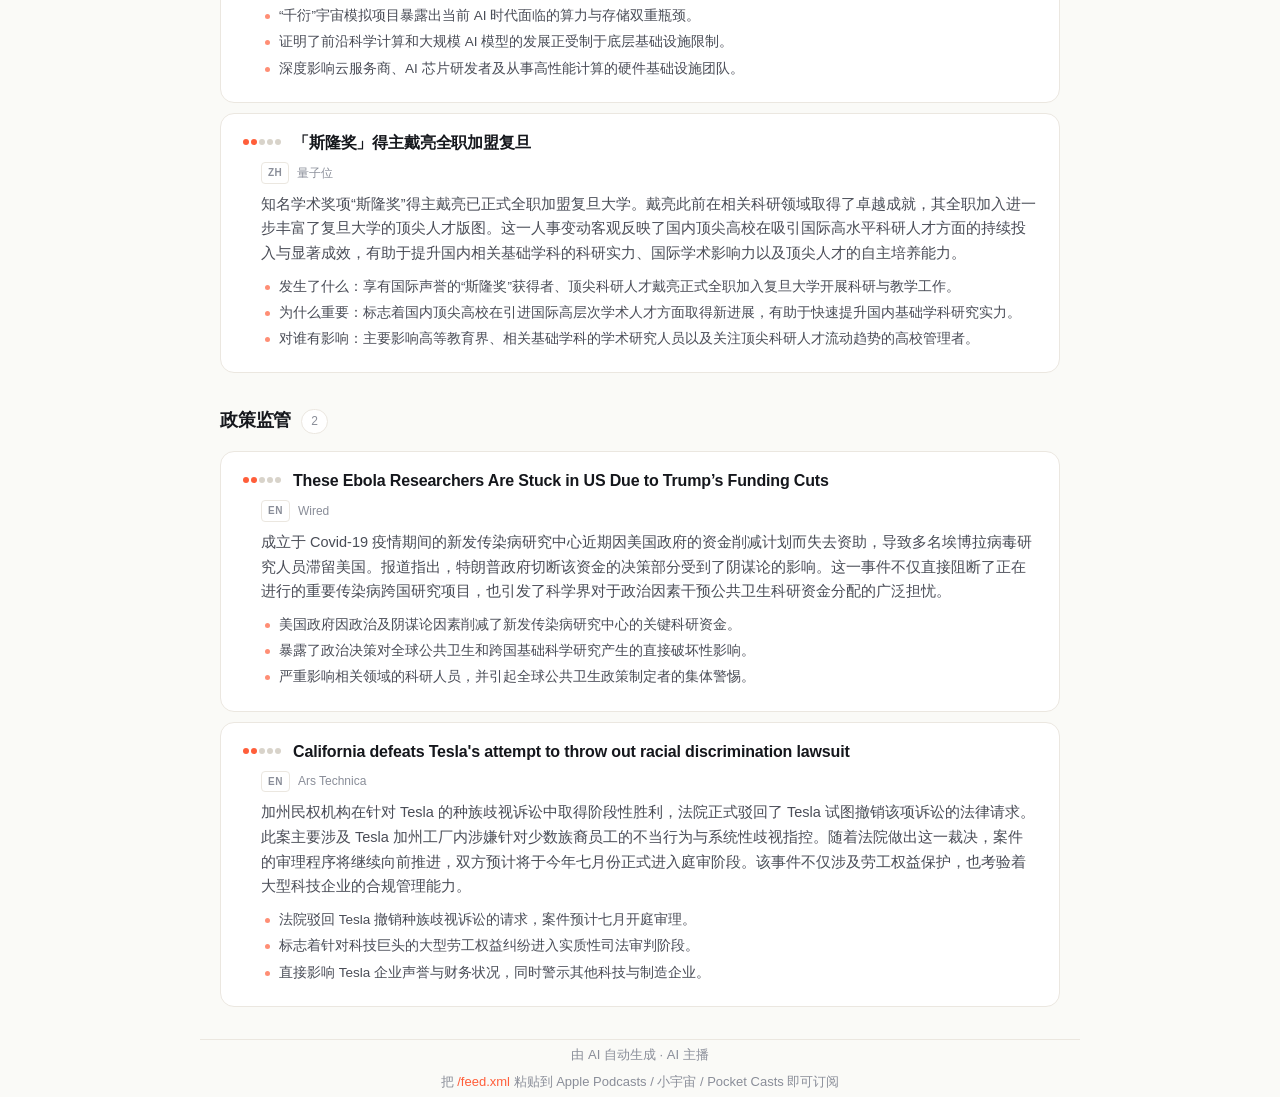
<file: site/episodes/2026-05-28.html>
<!doctype html>
<html lang="zh-cn">
<head>
<meta charset="utf-8" />
<meta name="viewport" content="width=device-width, initial-scale=1, viewport-fit=cover, user-scalable=no" />
<meta name="theme-color" content="#fafaf7" media="(prefers-color-scheme: light)" />
<meta name="theme-color" content="#0d0e12" media="(prefers-color-scheme: dark)" />

<title>5月28日 · 每日科技速读</title>
<meta name="description" content="每天 5 分钟,听完昨天最重要的科技新闻。AI 总结播报,中英文一手信息。" />

<!-- 标准图标 -->
<link rel="icon" type="image/svg+xml" href="https://pg7jrvpsnw-blip.github.io/tech-news-podcast/static/favicon.svg" />
<link rel="icon" type="image/png" sizes="192x192" href="https://pg7jrvpsnw-blip.github.io/tech-news-podcast/static/icon-192.png" />

<!-- iOS 主屏图标 + 启动样式 -->
<link rel="apple-touch-icon" sizes="180x180" href="https://pg7jrvpsnw-blip.github.io/tech-news-podcast/static/apple-touch-icon.png" />
<meta name="apple-mobile-web-app-capable" content="yes" />
<meta name="apple-mobile-web-app-status-bar-style" content="black-translucent" />
<meta name="apple-mobile-web-app-title" content="科技速读" />

<!-- PWA -->
<link rel="manifest" href="https://pg7jrvpsnw-blip.github.io/tech-news-podcast/static/manifest.json" />

<!-- 订阅 -->
<link rel="alternate" type="application/rss+xml" title="每日科技速读 播客订阅" href="https://pg7jrvpsnw-blip.github.io/tech-news-podcast/feed.xml" />

<!-- OpenGraph (微信/IM 分享卡片) -->
<meta property="og:title" content="每日科技速读" />
<meta property="og:description" content="每天 5 分钟,听完昨天最重要的科技新闻。AI 总结播报,中英文一手信息。" />
<meta property="og:image" content="https://pg7jrvpsnw-blip.github.io/tech-news-podcast/static/cover.png" />
<meta property="og:type" content="website" />

<link rel="stylesheet" href="https://pg7jrvpsnw-blip.github.io/tech-news-podcast/static/style.css" />
</head>
<body>
<header class="topbar">
  <div class="container">
    <a href="https://pg7jrvpsnw-blip.github.io/tech-news-podcast/" class="brand">
      <span class="brand-logo" aria-hidden="true"></span>
      <span>每日科技速读</span>
    </a>
    <nav class="topnav">
      <a href="https://pg7jrvpsnw-blip.github.io/tech-news-podcast/archive.html">历史</a>
      <a href="https://pg7jrvpsnw-blip.github.io/tech-news-podcast/feed.xml" class="subscribe" title="复制 RSS URL 到播客 App 订阅">
        <svg viewBox="0 0 24 24" fill="currentColor" aria-hidden="true"><path d="M6.18 17.82a2.18 2.18 0 1 1-4.36 0 2.18 2.18 0 0 1 4.36 0M2 8.86A12.93 12.93 0 0 1 15.14 22h2.83A15.81 15.81 0 0 0 2 6.03zm0-4.99A17.91 17.91 0 0 1 20.13 22h2.83C22.96 11.96 12.04 1.04 2 1.04z"/></svg>
        订阅播客
      </a>
    </nav>
  </div>
</header>
<main class="container">

<section class="hero">
  <div class="hero-cover">
    <img src="https://pg7jrvpsnw-blip.github.io/tech-news-podcast/static/cover.svg" alt="每日科技速读 封面" />
  </div>
  <div class="hero-meta">
    <div class="hero-eyebrow">最新一期 · 周四</div>
    <h1 class="hero-title">5月28日 科技日报</h1>
    <p class="hero-sub">首先来看人工智能领域。大模型的商业化落地正面临成本与实效的双重考验。米哈游近期在 AI 应用中一夜烧掉价值约两百万元的 Token。这引发了行业对算力消耗能否转…</p>
    <div class="hero-stats">
      <span><strong>50</strong> 条新闻</span>
      <span class="dot">·</span>
      <span>约 <strong>4</strong> 分钟</span>
      <span class="dot">·</span>
      <span>9 个主题</span>
    </div>
  </div>
</section>

<div class="player" data-player
     data-title="5月28日 科技日报"
     data-album="每日科技速读"
     data-artist="AI 主播"
     data-artwork="https://pg7jrvpsnw-blip.github.io/tech-news-podcast/static/cover.png">
  <audio preload="metadata" src="https://pg7jrvpsnw-blip.github.io/tech-news-podcast/audio/2026-05-28.mp3"></audio>
  <div class="player-row">
    <button class="btn-skip" data-skip="-15" aria-label="后退 15 秒">-15</button>
    <button class="btn-play" aria-label="播放/暂停">
      <svg data-icon-play viewBox="0 0 24 24" aria-hidden="true"><path d="M8 5v14l11-7z"/></svg>
      <svg data-icon-pause viewBox="0 0 24 24" aria-hidden="true" style="display:none"><path d="M6 5h4v14H6zm8 0h4v14h-4z"/></svg>
    </button>
    <button class="btn-skip" data-skip="15" aria-label="前进 15 秒">+15</button>
    <span class="player-times"><span class="now">0:00</span> / <span class="dur">--:--</span></span>
  </div>
  <div class="player-bar">
    <div class="player-bar-fill"></div>
    <div class="player-bar-thumb"></div>
  </div>
  <div class="player-aux">
    <div class="speed">
      <button data-speed="1" class="on">1×</button>
      <button data-speed="1.25">1.25×</button>
      <button data-speed="1.5">1.5×</button>
      <button data-speed="2">2×</button>
    </div>
    <a class="download" href="https://pg7jrvpsnw-blip.github.io/tech-news-podcast/audio/2026-05-28.mp3" download>
      <svg width="14" height="14" viewBox="0 0 24 24" fill="none" stroke="currentColor" stroke-width="2"><path d="M12 3v12m0 0l-4-4m4 4l4-4M4 21h16"/></svg>
      下载 mp3
    </a>
  </div>
</div>

<details class="script">
  <summary>展开播音稿全文（1597 字）</summary>
  <div class="script-body">你好，欢迎收听科技早知道。今天是二零二六年五月二十八日。让我们来看看今天科技圈都有哪些值得关注的动态。

首先来看人工智能领域。大模型的商业化落地正面临成本与实效的双重考验。米哈游近期在 AI 应用中一夜烧掉价值约两百万元的 Token。这引发了行业对算力消耗能否转化为实际业务价值的强烈质疑。科技巨头们普遍陷入了不用怕被淘汰，用了又面临亏损的商业化困境。大家开始反思，单纯的算力狂欢究竟养肥了谁。

另一方面，企业级 AI Agent 正在跨越从能用到好用的鸿沟。腾讯云最新发布了多款数据库智能体产品。这些 Agent 能够安全接管生产级数据库，将自然语言转化为操作指令。这解决了 AI 在核心业务落地的可靠性问题。业内讨论指出，控制模型幻觉和确保工作流稳定性，是目前智能体走向生产级的关键差距。

而在代码生成端，AI 正在实质性地重构软件开发流程。一名八岁儿童已经开始借助 AI 辅助开发操作系统。同时，不懂代码的一人公司也能通过 AI 工具拿下千万级订单。最新实测显示，某国产大模型在意图驱动编程场景下的综合性能已跃居全球第二。单兵作战的全栈开发模式正在成为现实。

说完了 AI 软件端，我们再把目光转向底层的算力与硬件基础设施。

随着智能体应用的发展，底层计算架构正在发生深刻变化。华为提出了昇腾负责推理，鲲鹏负责智能体调度的算力分工模式。这打破了以往过度依赖 GPU 的局面，让 CPU 在复杂逻辑控制中重新回到舞台中央。

国产算力生态的飞轮也在加速运转。面壁智能推出了全球首个完全由 AI 编写的模型训练框架。该框架在特定测试中的运行速度甚至反超了 NVIDIA 的同类软件。同时，DeepSeek V4 采用了芯模协同技术，大幅提升了国产芯片支撑大规模训练的可用性。

巨头们也在重金押注算力基础设施。宁德时代斥资一百零五亿元入局 AI 数据中心业务。他们希望利用在电池储能领域的深厚积累，切入高耗能的算力产业链，提供一揽子能源解决方案。而亚马逊也宣布在数据中心网络技术上取得重大突破。这极大加速了其云基础设施内部的数据流动效率，缓解了 AI 训练面临的网络吞吐量瓶颈。

在硬件与算力打好基础的同时，消费级终端和机器人赛道也迎来了新的爆发。

具身智能正在加速走向家庭和大众市场。国内某科技公司提出了全球首创的物理 AGI 双金字塔体系。他们试图以世界模型取代纯语言模型，推动通用机器人从工业走向家庭。云鲸智能创始人也预测，两年后扫地机器人将标配机械臂，能干更多复杂的家务活。

穿戴设备也在全面接入 AI。科大讯飞正式发布了首款 AI 眼镜产品，整机仅重四十克。产品主打移动端 AI 工作流，试图以轻量化设计切入智能穿戴市场。同时，Oura 发布了第五代智能戒指。新款设备引入了由人工智能驱动的健康教练功能，从被动的数据追踪转向了主动式健康管理。

出行领域方面，自动驾驶商业化规模进一步扩大。Waymo 宣布将在美国加州等地推出全新的 Robotaxi 车队。值得注意的是，这款专为无人驾驶设计的车辆由中国厂商极氪代工生产。

最后，我们来看几条关于创业融资与商业政策的简讯。

AI 辅助科研正获得顶级资本的青睐。零零后创业者洪乐潼创立的 AI 团队近期完成了高达十四亿元的巨额融资。其研发的系统已成功生成并形式化证明了多篇数学论文，五篇被学术期刊接收。

数据云服务商 Snowflake 发布财报后股价暴涨百分之三十六。他们与 AWS 达成了一份价值六十亿美元的战略合作协议。市场将此视为企业端 AI 支出红利正在向应用软件层转移的重要风向标。

政策合规方面，特斯拉在种族歧视诉讼中遭遇挫折。加州法院正式驳回了特斯拉试图撤销诉讼的请求。该案件涉及加州工厂针对少数族裔员工的系统性歧视指控，双方将在今年七月正式进入庭审阶段。

以上就是今天的内容，我们明天见。</div>
</details>

<h2 class="section-title">逐条要点</h2>
<section class="topic">
  <div class="topic-head">
    <h3>创业融资</h3>
    <span class="topic-count">4</span>
  </div>
  <ul class="news-list">
    <li class="news-card">
      <div class="news-head">
        <span class="news-importance" title="重要性 4/5">
<span class="d on"></span><span class="d on"></span><span class="d on"></span><span class="d on"></span><span class="d "></span>        </span>
        <a class="title" href="https://www.qbitai.com/2026/05/426198.html" target="_blank" rel="noopener">5篇AI生成的数学论文被接收！00后创始人洪乐潼融资14个亿</a>
      </div>
      <div class="news-meta">
        <span class="lang">ZH</span>
        <span class="source">量子位</span>
      </div>
      <p class="news-summary">零零后创业者洪乐潼创立的 AI 团队近期在学术与商业双线取得突破，其研发的 AI 系统成功生成并形式化证明了多篇数学论文，其中五篇已被学术期刊接收。基于这一在自动定理证明领域的显著技术进展，该团队近期顺利完成高达十四亿元人民币的巨额融资，体现出顶尖资本对利用 AI 突破基础科学研究的高度看好。</p>
      <ul class="news-points">
<li>洪乐潼团队研发的 AI 系统生成的五篇数学论文正式被学术界接收并认可。</li><li>证明了 AI 在复杂数学定理形式化证明与基础科学研究中具备了实用价值。</li><li>该项目获十四亿元融资，将激励更多资本与从业者投入 AI for Science 领域。</li>      </ul>
    </li>
    <li class="news-card">
      <div class="news-head">
        <span class="news-importance" title="重要性 3/5">
<span class="d on"></span><span class="d on"></span><span class="d on"></span><span class="d "></span><span class="d "></span>        </span>
        <a class="title" href="https://www.technologyreview.com/2026/05/28/1138085/the-download-climate-tech-ipos-ai-hype-index/" target="_blank" rel="noopener">The Download: climate tech goes public and the AI Hype Index returns</a>
      </div>
      <div class="news-meta">
        <span class="lang">EN</span>
        <span class="source">MIT Tech Review</span>
      </div>
      <p class="news-summary">《MIT Tech Review》发布的最新行业动态指出，气候科技公司正迎来上市热潮。太阳能及电池企业 Solv Energy 于二月以六十亿美元估值上市，小型模块化核反应堆开发商 X-energy 紧随其后。同时，市场对 AI 技术的过度炒作情绪也在受到重估，反映出科技资本市场对新能源与 AI 的关注度正在演变。</p>
      <ul class="news-points">
<li>Solv Energy 与 X-energy 等气候科技与新能源公司相继在美股完成上市。</li><li>反映了资本市场对清洁能源及小型核电等应对气候变化技术的信心回升。</li><li>对气候科技创业者及一二级市场投资者在退出路径与资金流向上有指导意义。</li>      </ul>
    </li>
    <li class="news-card">
      <div class="news-head">
        <span class="news-importance" title="重要性 3/5">
<span class="d on"></span><span class="d on"></span><span class="d on"></span><span class="d "></span><span class="d "></span>        </span>
        <a class="title" href="https://www.technologyreview.com/2026/05/28/1138067/climate-tech-ipos/" target="_blank" rel="noopener">Climate tech companies are going public. What’s next?</a>
      </div>
      <div class="news-meta">
        <span class="lang">EN</span>
        <span class="source">MIT Tech Review</span>
      </div>
      <p class="news-summary">美国气候科技企业在今年迎来通过 IPO 走向公开市场的浪潮。其中，太阳能与电池储能公司 Solv Energy 于二月成功上市，估值达到六十亿美元；致力于研发小型模块化核反应堆的企业 X-energy 也在四月完成上市，其股价在首个交易日出现大幅上涨。这一趋势显示出资本对绿色能源技术的持续加码。</p>
      <ul class="news-points">
<li>Solv Energy 与 X-energy 两家气候科技企业年内相继在美国完成 IPO。</li><li>小型核反应堆与新能源储能技术正跨越早期研发阶段，获得二级市场认可。</li><li>为气候科技赛道的创业公司打通了退出通道，提振了相关领域投资者的信心。</li>      </ul>
    </li>
    <li class="news-card">
      <div class="news-head">
        <span class="news-importance" title="重要性 2/5">
<span class="d on"></span><span class="d on"></span><span class="d "></span><span class="d "></span><span class="d "></span>        </span>
        <a class="title" href="https://www.tmtpost.com/8006293.html" target="_blank" rel="noopener">江苏索普拟定增16亿元延链：技术全来自国外，一项目已拖4年</a>
      </div>
      <div class="news-meta">
        <span class="lang">ZH</span>
        <span class="source">钛媒体</span>
      </div>
      <p class="news-summary">化工企业江苏索普计划通过定向增发募集 16 亿元人民币，用于产业链延伸相关项目。然而，该扩产计划目前面临多重技术与市场风险。据披露，其核心技术完全依赖国外引进，且其中一个重点项目已经停滞拖延了长达四年之久。此外，随着宏观经济波动与行业周期的变化，目标产品未来的下游应用市场预计将面临收缩压力。这一事件凸显了传统制造业在试图通过依赖外部技术进行产业升级时遭遇的典型困境。</p>
      <ul class="news-points">
<li>发生了什么：江苏索普拟定增 16 亿元用于产业链延伸，但面临核心技术完全依赖国外且项目已长期拖延四年的现状。</li><li>为什么重要：反映了传统重资产行业在谋求产业升级过程中，因缺乏核心自主研发能力而面临的高资金风险与市场风险。</li><li>对谁有影响：对关注该公司基本面的二级市场投资者、传统制造业转型决策者及相关产业链上下游企业产生警示作用。</li>      </ul>
    </li>
  </ul>
</section>
<section class="topic">
  <div class="topic-head">
    <h3>AI产品</h3>
    <span class="topic-count">13</span>
  </div>
  <ul class="news-list">
    <li class="news-card">
      <div class="news-head">
        <span class="news-importance" title="重要性 4/5">
<span class="d on"></span><span class="d on"></span><span class="d on"></span><span class="d on"></span><span class="d "></span>        </span>
        <a class="title" href="https://www.qbitai.com/2026/05/426069.html" target="_blank" rel="noopener">AI正在重写软件行业？8岁孩子做操作系统，一人公司拿下千万订单</a>
      </div>
      <div class="news-meta">
        <span class="lang">ZH</span>
        <span class="source">量子位</span>
      </div>
      <p class="news-summary">随着 AI 编程工具的普及，软件开发行业的门槛正在大幅降低。据报道，目前已有 8 岁儿童借助 AI 辅助开发操作系统，同时出现不懂代码的“一人公司”通过 AI 工具完成复杂业务开发并拿下千万级订单的案例。数据显示，大量非技术背景用户正在通过 AI 跑通业务流程。这表明 AI 正在实质性地重构软件开发流程，将应用创造的权利下放到更广泛的非专业开发者群体中。</p>
      <ul class="news-points">
<li>发生了什么：非技术人员（如儿童和一人公司）正借助 AI 编程工具完成复杂的软件开发，甚至获得千万级订单。</li><li>为什么重要：打破了传统软件开发的极高技术门槛，使得业务逻辑和创意成为创造软件产品的核心竞争力。</li><li>对谁有影响：深远影响传统软件工程师的职业发展、低代码平台创业者以及希望通过技术工具实现业务变现的产品经理。</li>      </ul>
    </li>
    <li class="news-card">
      <div class="news-head">
        <span class="news-importance" title="重要性 3/5">
<span class="d on"></span><span class="d on"></span><span class="d on"></span><span class="d "></span><span class="d "></span>        </span>
        <a class="title" href="https://www.qbitai.com/2026/05/426237.html" target="_blank" rel="noopener">世界模型接棒语言模型，这家公司全球首创物理AGI“双金字塔”体系，通用机器人进入“家庭时代”</a>
      </div>
      <div class="news-meta">
        <span class="lang">ZH</span>
        <span class="source">量子位</span>
      </div>
      <p class="news-summary">某国内科技公司提出全球首创的物理 AGI“双金字塔”体系，试图以世界模型取代纯语言模型作为具身智能的核心。该体系旨在显著提升机器人对物理世界的认知、理解与交互能力，推动通用机器人从工业场景迈向家庭应用场景。公司计划在未来十二个月内实现物理 AGI 领域的关键技术突破。</p>
      <ul class="news-points">
<li>企业推出物理 AGI“双金字塔”体系，以世界模型作为具身智能核心。</li><li>标志着机器人技术路线正从纯语言模型向多模态物理世界理解方向演进。</li><li>将直接推动通用机器人在家庭等复杂场景的落地，影响具身智能从业者。</li>      </ul>
    </li>
    <li class="news-card">
      <div class="news-head">
        <span class="news-importance" title="重要性 3/5">
<span class="d on"></span><span class="d on"></span><span class="d on"></span><span class="d "></span><span class="d "></span>        </span>
        <a class="title" href="https://www.qbitai.com/2026/05/426223.html" target="_blank" rel="noopener">沙钢签约钉钉，让悟空成为每一位“钢铁人”的生产力工具</a>
      </div>
      <div class="news-meta">
        <span class="lang">ZH</span>
        <span class="source">量子位</span>
      </div>
      <p class="news-summary">国内钢铁巨头沙钢集团正式与钉钉达成战略签约，全面引入钉钉及其内置的 AI 助手“悟空”作为企业生产力工具。此次合作旨在推动传统钢铁制造行业的数字化转型，通过 AI 技术优化内部协同流程与业务管理效率。这标志着大模型与 AI 智能体应用正在加速向实体制造业渗透，实现技术能力的商业价值转化。</p>
      <ul class="news-points">
<li>沙钢集团与钉钉签约，全面引入 AI 助手悟空作为内部协同与办公工具。</li><li>展现了传统重工业积极拥抱 AI 智能体，推动数字化与智能化转型的趋势。</li><li>对钉钉等 ToB 平台拓展实体制造业客户具有商业示范效应，影响企服行业。</li>      </ul>
    </li>
    <li class="news-card">
      <div class="news-head">
        <span class="news-importance" title="重要性 3/5">
<span class="d on"></span><span class="d on"></span><span class="d on"></span><span class="d "></span><span class="d "></span>        </span>
        <a class="title" href="https://www.infoq.cn/video/E0H31R7GiUmbixDKELEi?utm_source=rss&amp;utm_medium=article" target="_blank" rel="noopener">Agent 能用，为什么还是不好用？</a>
      </div>
      <div class="news-meta">
        <span class="lang">ZH</span>
        <span class="source">InfoQ 中文</span>
      </div>
      <p class="news-summary">InfoQ 发布了一项关于当前 AI Agent 发展现状的深度视频探讨，聚焦于“为什么智能体已经可用，但在实际体验中依然不够好用”的核心痛点。讨论指出，虽然大模型底层能力的提升使得 Agent 具备了基本的任务执行基础，但在工作流的稳定性、复杂场景下的错误纠正机制以及对用户交互意图的精准理解上，仍存在显著的工程化短板，导致其实际商业体验不佳。</p>
      <ul class="news-points">
<li>发生了什么：业界围绕 AI Agent “可用但不好用”的现状展开深度探讨，剖析其在实际落地中遭遇的用户体验瓶颈。</li><li>为什么重要：犀利指出了大模型能力向实际产品转化过程中存在的工程化断层，明确了当前 Agent 技术商业化的真实局限性。</li><li>对谁有影响：对致力于 AI Agent 商业化落地的产品经理、研发工程师及相关领域的初创团队具有深刻的警醒与指导作用。</li>      </ul>
    </li>
    <li class="news-card">
      <div class="news-head">
        <span class="news-importance" title="重要性 3/5">
<span class="d on"></span><span class="d on"></span><span class="d on"></span><span class="d "></span><span class="d "></span>        </span>
        <a class="title" href="https://www.infoq.cn/article/LXegvvlZaOtPJEFJ9rEt?utm_source=rss&amp;utm_medium=article" target="_blank" rel="noopener">米哈游一夜烧掉200万元Token，大厂高管也开始质疑：Token烧不出价值，但养肥了谁？</a>
      </div>
      <div class="news-meta">
        <span class="lang">ZH</span>
        <span class="source">InfoQ 中文</span>
      </div>
      <p class="news-summary">米哈游在近期 AI 应用中一夜消耗了价值约 200 万元的 Token，引发了科技大厂高管对 AI 大模型商业模式的质疑。行业内开始反思单纯的算力与 Token 消耗是否能直接转化为实际的业务价值，以及这种高昂的成本结构究竟让谁获益。这反映出当前 AI 应用落地面临的成本控制与投资回报率的困境。</p>
      <ul class="news-points">
<li>米哈游在 AI 业务中一夜消耗价值 200 万元的 Token，引发了行业广泛关注。</li><li>此事件暴露了当前大模型应用落地中，成本过高与商业价值难以匹配的痛点。</li><li>直接警醒正在探索商业化落地的互联网企业、AI 产品团队及算力供应商。</li>      </ul>
    </li>
    <li class="news-card">
      <div class="news-head">
        <span class="news-importance" title="重要性 3/5">
<span class="d on"></span><span class="d on"></span><span class="d on"></span><span class="d "></span><span class="d "></span>        </span>
        <a class="title" href="https://www.infoq.cn/video/6O9sEPBIVkVl1kXBay8W?utm_source=rss&amp;utm_medium=article" target="_blank" rel="noopener">深度对话：后龙虾时代，企业Agent从“能用”到“生产级”的差距在哪里？</a>
      </div>
      <div class="news-meta">
        <span class="lang">ZH</span>
        <span class="source">InfoQ 中文</span>
      </div>
      <p class="news-summary">InfoQ 近期发布深度对话视频，聚焦“后龙虾时代”企业级 AI Agent 的发展痛点。讨论重点围绕 Agent 从简单的“能用”阶段向高可用“生产级”应用过渡时的差距。内容涵盖了模型幻觉控制、工程化落地、企业数据安全及业务集成等问题，旨在为行业提供可借鉴的 Agent 规模化部署经验与工程实践思路。</p>
      <ul class="news-points">
<li>业内专家就企业级 AI Agent 如何从演示走向真实的生产环境展开了深度探讨。</li><li>揭示了工程化落地、可靠性保障与核心业务集成是 Agent 商业化的关键鸿沟。</li><li>为致力于推动大模型落地的企业 IT 架构师、产品经理及 AI 应用开发者提供指引。</li>      </ul>
    </li>
    <li class="news-card">
      <div class="news-head">
        <span class="news-importance" title="重要性 3/5">
<span class="d on"></span><span class="d on"></span><span class="d on"></span><span class="d "></span><span class="d "></span>        </span>
        <a class="title" href="https://www.infoq.cn/video/RjWCjAxGrAfWYM1fD5uv?utm_source=rss&amp;utm_medium=article" target="_blank" rel="noopener">腾讯云 DatabaseClaw：让 AI Agent 真正接管生产数据库 | 腾讯云数据库 DBTalk</a>
      </div>
      <div class="news-meta">
        <span class="lang">ZH</span>
        <span class="source">InfoQ 中文</span>
      </div>
      <p class="news-summary">腾讯云数据库展示了最新技术方案 DatabaseClaw，旨在让 AI Agent 能够安全、高效地直接接管和操作生产级数据库。该方案通过大模型技术将自然语言指令转化为数据库操作，并内置了严格的安全审核与回滚机制，以解决 AI 在核心业务场景落地的可靠性问题，有效降低了传统数据库运维的技术门槛。</p>
      <ul class="news-points">
<li>腾讯云推出 DatabaseClaw，探索 AI Agent 直接操作生产环境的数据库。</li><li>提供了 AI 接管底层基础设施的安全保障思路，推动 AIOps 技术的进一步演进。</li><li>极大影响数据库管理员、后端研发人员以及云服务生态系统的企业使用者。</li>      </ul>
    </li>
    <li class="news-card">
      <div class="news-head">
        <span class="news-importance" title="重要性 3/5">
<span class="d on"></span><span class="d on"></span><span class="d on"></span><span class="d "></span><span class="d "></span>        </span>
        <a class="title" href="https://www.infoq.cn/video/brDB9ddjTMsKZd79o9Yc?utm_source=rss&amp;utm_medium=article" target="_blank" rel="noopener">腾讯云 DMC 重塑人机协同：让 Agent“用得顺”更“管得住” | 腾讯云数据库 DBTalk</a>
      </div>
      <div class="news-meta">
        <span class="lang">ZH</span>
        <span class="source">InfoQ 中文</span>
      </div>
      <p class="news-summary">腾讯云在 DBTalk 论坛上展示了其 DMC 产品如何重塑人机协同模式，特别是在管理和使用 AI Agent 方面。该方案致力于解决当前企业在落地大模型智能体时面临的可用性与安全性痛点，不仅确保 Agent 能够顺畅地融入现有数据库管理工作流，还通过系统化权限手段实现对智能体行为的严格管控。这为企业在核心数据场景中引入自动化 AI 助手提供了兼顾效率与安全的可行路径。</p>
      <ul class="news-points">
<li>发生了什么：腾讯云 DMC 推出针对 AI Agent 的人机协同管理方案，强调系统的顺畅使用与安全管控。</li><li>为什么重要：直击企业级应用中 AI 智能体行为可能失控的痛点，在提升自动化效率的同时保障了数据安全。</li><li>对谁有影响：对数据库管理员、企业 IT 决策者以及依赖云端 AI 助手提升业务效率的 B 端客户产生积极影响。</li>      </ul>
    </li>
    <li class="news-card">
      <div class="news-head">
        <span class="news-importance" title="重要性 3/5">
<span class="d on"></span><span class="d on"></span><span class="d on"></span><span class="d "></span><span class="d "></span>        </span>
        <a class="title" href="https://www.wired.com/story/women-parental-leave-return-office-ai/" target="_blank" rel="noopener">New Moms Are Returning to Coding Jobs Radically Reshaped by AI</a>
      </div>
      <div class="news-meta">
        <span class="lang">EN</span>
        <span class="source">Wired</span>
      </div>
      <p class="news-summary">随着 AI 编码助手的普及，软件开发行业的工作模式发生了根本性转变。结束产假重返职场的女性程序员发现，她们面对的是一个被 AI 深度重塑的工作环境。AI 工具极大提升了代码编写速度，但也改变了传统的开发流程和技能要求。这种快速的技术迭代对休假数月后重返岗位的开发者构成了显著的适应挑战，反映出 AI 时代职业技能的加速折旧以及职场对持续学习能力的更高要求。</p>
      <ul class="news-points">
<li>产后重返职场的女性程序员面临被 AI 深度重塑的软件开发环境。</li><li>凸显了 AI 编程工具快速普及带来的工作流重构和职业技能折旧问题。</li><li>对研发团队管理者、HR 部门及因故长时间脱离一线的开发者有重要警示。</li>      </ul>
    </li>
    <li class="news-card">
      <div class="news-head">
        <span class="news-importance" title="重要性 3/5">
<span class="d on"></span><span class="d on"></span><span class="d on"></span><span class="d "></span><span class="d "></span>        </span>
        <a class="title" href="https://www.tmtpost.com/8006251.html" target="_blank" rel="noopener">直击2026年世界智能产业博览会：王兴兴刘庆峰杨元庆共启AI实干时代</a>
      </div>
      <div class="news-meta">
        <span class="lang">ZH</span>
        <span class="source">钛媒体</span>
      </div>
      <p class="news-summary">2026年世界智能产业博览会近期召开，王兴兴、刘庆峰、杨元庆等科技企业领军人物共同探讨了 AI 行业的发展趋势。会议核心议题聚焦于 AI 及具身智能技术的落地应用，强调从概念炒作向实际价值创造转变，即“能干活、干好活”。这标志着行业共识已全面转向 AI 技术的商业化落地、场景深度融合以及生产力层面的实际转化效能。</p>
      <ul class="news-points">
<li>多位科技领军人物在世界智能产业博览会上共同探讨 AI 落地应用。</li><li>标志着 AI 与具身智能的发展重心正式从技术验证转向实际生产力落地。</li><li>对 AI 领域的创业者、投资人及负责商业化落地的产品经理具有指导意义。</li>      </ul>
    </li>
    <li class="news-card">
      <div class="news-head">
        <span class="news-importance" title="重要性 3/5">
<span class="d on"></span><span class="d on"></span><span class="d on"></span><span class="d "></span><span class="d "></span>        </span>
        <a class="title" href="https://www.ifanr.com/1667281?utm_source=rss&amp;utm_medium=rss&amp;utm_campaign=" target="_blank" rel="noopener">讯飞首款 AI 眼镜，用 40 克撬动 AI 工作流</a>
      </div>
      <div class="news-meta">
        <span class="lang">ZH</span>
        <span class="source">爱范儿</span>
      </div>
      <p class="news-summary">科大讯飞正式发布其首款 AI 眼镜产品，设备整机重量仅为 40 克。该产品主要聚焦于提升办公与生活场景中的 AI 工作流效率，标志着科大讯飞正式入局智能穿戴设备市场。通过轻量化硬件设计与内置的语音交互大模型相结合，讯飞试图在 AI 眼镜竞争的下半场中，以软件与生态作为核心突破口，为用户提供更为便捷的移动端 AI 助手体验。</p>
      <ul class="news-points">
<li>发生了什么：科大讯飞推出首款重量仅为40克的 AI 眼镜，主打提升日常办公与 AI 工作流体验。</li><li>为什么重要：标志国内头部 AI 厂商将大模型能力向轻量化可穿戴设备延伸，探索新交互入口。</li><li>对谁有影响：对关注智能硬件、可穿戴设备以及 AI 应用场景落地的产品经理和行业从业者有影响。</li>      </ul>
    </li>
    <li class="news-card">
      <div class="news-head">
        <span class="news-importance" title="重要性 2/5">
<span class="d on"></span><span class="d on"></span><span class="d "></span><span class="d "></span><span class="d "></span>        </span>
        <a class="title" href="https://sspai.com/post/110370" target="_blank" rel="noopener">从零手搓 AI Agent，我学到了什么？</a>
      </div>
      <div class="news-meta">
        <span class="lang">ZH</span>
        <span class="source">少数派</span>
      </div>
      <p class="news-summary">少数派发布了一篇关于从零开始构建 AI Agent 的实践分享文章。作者通过耗时两天的“干中学”模式，系统梳理了当前 AI 技术的发展脉络，并深度探讨了 AI Agent 在实际应用中的能力边界与局限性。该文章从开发者的真实视角出发，客观评估了当前智能体在任务规划、外部工具调用等方面的表现，为希望了解或参与开发 AI Agent 的从业者提供了来自一线的实践经验。</p>
      <ul class="news-points">
<li>发生了什么：开发者分享了从零开始搭建 AI Agent 的完整实践过程，并系统梳理了当前 AI 的发展脉络。</li><li>为什么重要：通过真实动手实践，客观验证了当前 AI Agent 在复杂任务规划、工具调用等实际场景中的能力边界。</li><li>对谁有影响：对正在探索 AI Agent 落地场景的产品经理、独立开发者及渴望了解大模型应用开发的技术初学者有指导意义。</li>      </ul>
    </li>
    <li class="news-card">
      <div class="news-head">
        <span class="news-importance" title="重要性 2/5">
<span class="d on"></span><span class="d on"></span><span class="d "></span><span class="d "></span><span class="d "></span>        </span>
        <a class="title" href="https://www.infoq.cn/article/UdQ0zzmK6TOwZlB1qDSo?utm_source=rss&amp;utm_medium=article" target="_blank" rel="noopener">Agentic Coding + ClickHouse: 1人1栈1应用，AI全栈几天搞定</a>
      </div>
      <div class="news-meta">
        <span class="lang">ZH</span>
        <span class="source">InfoQ 中文</span>
      </div>
      <p class="news-summary">业内最新实践文章展示了如何结合 Agentic Coding（代理化编程）与 ClickHouse 数据库进行高效应用开发。该方法论验证了单个开发者可以利用 AI 编程助手完成全栈开发，在数天内从零构建出完整的数据应用。这体现了 AI 驱动软件工程在提升个人效能上的潜力，预示着单兵作战的开发模式正成为可能。</p>
      <ul class="news-points">
<li>开发者借助 AI 编程助手与 ClickHouse，在数天内独立完成全栈应用开发。</li><li>验证了 AI 在全栈开发和敏捷迭代中的实战价值，大幅降低了软件开发的技术门槛。</li><li>对独立开发者、初创团队以及传统软件外包行业的工作模式产生直接冲击。</li>      </ul>
    </li>
  </ul>
</section>
<section class="topic">
  <div class="topic-head">
    <h3>开源工具</h3>
    <span class="topic-count">1</span>
  </div>
  <ul class="news-list">
    <li class="news-card">
      <div class="news-head">
        <span class="news-importance" title="重要性 4/5">
<span class="d on"></span><span class="d on"></span><span class="d on"></span><span class="d on"></span><span class="d "></span>        </span>
        <a class="title" href="https://www.infoq.cn/article/hXDXRKIGlowu0y6fWA96?utm_source=rss&amp;utm_medium=article" target="_blank" rel="noopener">全球首个完全AI编写的训练框架来了，速度反超英伟达：面壁要用 AI 把国产算力软件重写一遍</a>
      </div>
      <div class="news-meta">
        <span class="lang">ZH</span>
        <span class="source">InfoQ 中文</span>
      </div>
      <p class="news-summary">面壁智能推出了全球首个完全由 AI 编写的模型训练框架，其运行速度在特定测试中反超了英伟达（NVIDIA）的同类软件。面壁智能计划利用 AI 技术将国产算力相关的底层软件栈重新编写一遍。这一突破性进展展示了 AI 在代码生成和系统级开发中的潜力，为打破算力软件垄断提供了新的技术路径。</p>
      <ul class="news-points">
<li>面壁智能发布全球首个完全由 AI 编写的训练框架，运行速度超越 NVIDIA。</li><li>证明了 AI 在重构底层算力软件栈的巨大潜力，有望加速国产算力的生态建设。</li><li>对 AI 基础设施开发者、国产芯片厂商及依赖底层框架的算法团队影响深远。</li>      </ul>
    </li>
  </ul>
</section>
<section class="topic">
  <div class="topic-head">
    <h3>硬件</h3>
    <span class="topic-count">12</span>
  </div>
  <ul class="news-list">
    <li class="news-card">
      <div class="news-head">
        <span class="news-importance" title="重要性 4/5">
<span class="d on"></span><span class="d on"></span><span class="d on"></span><span class="d on"></span><span class="d "></span>        </span>
        <a class="title" href="https://www.infoq.cn/article/cp3uKO2GTRsWsewJjYVt?utm_source=rss&amp;utm_medium=article" target="_blank" rel="noopener">昇腾管推理、鲲鹏管Agent，Agentic AI 让 CPU 重回舞台中央</a>
      </div>
      <div class="news-meta">
        <span class="lang">ZH</span>
        <span class="source">InfoQ 中文</span>
      </div>
      <p class="news-summary">随着 Agentic AI 的发展，底层计算架构正在发生深刻变化。传统的纯 GPU 路线不再是唯一解，华为昇腾主要负责底层大模型的推理工作，而鲲鹏 CPU 则更多地承担起 Agent 的逻辑控制与复杂调度任务。这种算力分工合作模式打破了以往过度依赖 GPU 的局面，使得 CPU 在多层逻辑判断中重新回到舞台中央。这为企业构建复杂智能体应用提供了兼顾性能与成本的新思路。</p>
      <ul class="news-points">
<li>发生了什么：在 Agentic AI 趋势下，计算架构演变为昇腾主导推理、鲲鹏主导 Agent 调度的协同模式。</li><li>为什么重要：打破了 AI 计算单一依赖 GPU 的现状，凸显了 CPU 在复杂逻辑控制中的不可替代性。</li><li>对谁有影响：直接影响底层芯片开发者、AI 基础设施提供商以及构建企业级 Agent 应用的产研团队。</li>      </ul>
    </li>
    <li class="news-card">
      <div class="news-head">
        <span class="news-importance" title="重要性 4/5">
<span class="d on"></span><span class="d on"></span><span class="d on"></span><span class="d on"></span><span class="d "></span>        </span>
        <a class="title" href="https://www.tmtpost.com/8004933.html" target="_blank" rel="noopener">砸下105亿，宁德时代想把AI数据中心的利润也吃干抹净</a>
      </div>
      <div class="news-meta">
        <span class="lang">ZH</span>
        <span class="source">钛媒体</span>
      </div>
      <p class="news-summary">宁德时代斥资 105 亿元入局 AI 数据中心业务，试图在新能源电池主业之外拓展全新的盈利增长点。随着 AI 大模型的发展，数据中心的能耗问题日益凸显，储能和能源管理成为关键环节。宁德时代此次跨界投资，旨在利用其在电池储能领域的深厚技术积累，切入高耗能的 AI 算力基础设施产业链，提供一揽子的能源解决方案，进而获取 AI 基础设施环节的市场利润。</p>
      <ul class="news-points">
<li>宁德时代投资 105 亿元跨界布局 AI 数据中心业务，寻找第二条增长曲线。</li><li>深刻反映了 AI 算力激增带来的巨大能源缺口及储能管理在数据中心的重要性。</li><li>对 AI 算力基础设施提供商、能源管理企业及科技行业投资人具有重大的影响。</li>      </ul>
    </li>
    <li class="news-card">
      <div class="news-head">
        <span class="news-importance" title="重要性 3/5">
<span class="d on"></span><span class="d on"></span><span class="d on"></span><span class="d "></span><span class="d "></span>        </span>
        <a class="title" href="https://www.qbitai.com/2026/05/426293.html" target="_blank" rel="noopener">DeepSeek V4芯模协同背后，国产算力生态开始飞轮加速</a>
      </div>
      <div class="news-meta">
        <span class="lang">ZH</span>
        <span class="source">量子位</span>
      </div>
      <p class="news-summary">DeepSeek V4 采用芯模协同技术，标志着国产算力生态正加速形成飞轮效应。通过软硬件底层的深度适配与联合优化，国产芯片在支撑大规模 AI 模型训练与推理方面的可用性大幅提升。这一进展表明国内大模型企业正在积极拥抱本土算力，推动算力产业链的自主可控与技术快速迭代。</p>
      <ul class="news-points">
<li>DeepSeek V4 采用芯模协同技术，深化了国产算力与大模型的底层适配。</li><li>证明国产芯片在支撑大规模模型训练与推理上的可用性正在不断提升。</li><li>对国内AI大模型厂商及本土芯片企业有积极示范作用，推动生态发展。</li>      </ul>
    </li>
    <li class="news-card">
      <div class="news-head">
        <span class="news-importance" title="重要性 3/5">
<span class="d on"></span><span class="d on"></span><span class="d on"></span><span class="d "></span><span class="d "></span>        </span>
        <a class="title" href="https://www.qbitai.com/2026/05/425948.html" target="_blank" rel="noopener">清华有了新老师：黄仁勋</a>
      </div>
      <div class="news-meta">
        <span class="lang">ZH</span>
        <span class="source">量子位</span>
      </div>
      <p class="news-summary">Nvidia 创始人兼 CEO 黄仁勋近期与清华大学产生新的学术联系，被业界称为“黄老师”及“黄博”。作为全球 AI 算力芯片领域的领军人物，黄仁勋在推动底层硬件发展方面贡献卓著。此次与国内顶尖高校的互动，不仅是对其个人在科技领域影响力的学术认可，也折射出全球产业界领军人物与国内顶尖学术机构之间日益紧密的产学研合作趋势。</p>
      <ul class="news-points">
<li>发生了什么：Nvidia 创始人黄仁勋与清华大学建立新的学术互动联系，获得相关学术荣誉头衔或教职身份。</li><li>为什么重要：体现了全球顶级科技领袖与国内顶尖学术机构的互动加深，凸显了 AI 算力领域产学研深度结合的趋势。</li><li>对谁有影响：对关注 AI 算力芯片行业的从业者、清华大学师生以及致力于推动科技领域高校产学研合作的项目团队有一定影响。</li>      </ul>
    </li>
    <li class="news-card">
      <div class="news-head">
        <span class="news-importance" title="重要性 3/5">
<span class="d on"></span><span class="d on"></span><span class="d on"></span><span class="d "></span><span class="d "></span>        </span>
        <a class="title" href="https://sspai.com/post/110368" target="_blank" rel="noopener">派早报：鸿蒙智行发布新一代问界 M9、蔚来正式推出 ES9 等</a>
      </div>
      <div class="news-meta">
        <span class="lang">ZH</span>
        <span class="source">少数派</span>
      </div>
      <p class="news-summary">科技与出行领域迎来多项产品更新。在智能汽车方面，鸿蒙智行正式发布了新一代问界 M9 车型，蔚来也正式推出了全新的 ES9，进一步加剧了高端新能源汽车市场的竞争。在科技硬件与游戏方面，Nvidia 宣布将退役历史悠久的 GeForce 控制面板，全面转向新的应用中心软件；同时，经典知名游戏《巫师 3：狂猎》宣布将推出全新的 DLC，为玩家带来新内容。</p>
      <ul class="news-points">
<li>发生了什么：新一代问界 M9 与蔚来 ES9 汽车正式发布，Nvidia 退役 GeForce 控制面板，巫师3将推新 DLC。</li><li>为什么重要：标志着智能新能源汽车头部品牌产品线持续高速迭代，同时经典的 PC 显卡硬件管理工具迎来新老交替。</li><li>对谁有影响：对新能源汽车行业从业者、智能座舱产品经理、PC 硬件玩家及单机游戏受众群体有直接且具体的影响。</li>      </ul>
    </li>
    <li class="news-card">
      <div class="news-head">
        <span class="news-importance" title="重要性 3/5">
<span class="d on"></span><span class="d on"></span><span class="d on"></span><span class="d "></span><span class="d "></span>        </span>
        <a class="title" href="https://www.wired.com/story/here-comes-ojai-waymos-new-chinese-made-robotaxi/" target="_blank" rel="noopener">Here Comes Ojai, Waymo’s New Chinese-Made Robotaxi</a>
      </div>
      <div class="news-meta">
        <span class="lang">EN</span>
        <span class="source">Wired</span>
      </div>
      <p class="news-summary">自动驾驶公司 Waymo 即将在接下来的几周内，于加利福尼亚州和亚利桑那州推出名为 Ojai 的全新 Robotaxi 车队，并向公众开放。这款淡蓝色的车辆由中国汽车制造商极氪（Zeekr）代工生产，专门为无人驾驶出行场景设计。这一举措标志着 Waymo 在扩大无人驾驶商业化规模和硬件迭代上迈出了重要一步。</p>
      <ul class="news-points">
<li>Waymo 即将在加州和亚利桑那州上线由中国极氪制造的新型无人车 Ojai。</li><li>标志着中美在自动驾驶硬件制造与软件运营上的深度合作，以及商业化营运的扩容。</li><li>直接影响两州的出行公众，同时对全球自动驾驶行业及新能源智能车企具有示范效应。</li>      </ul>
    </li>
    <li class="news-card">
      <div class="news-head">
        <span class="news-importance" title="重要性 3/5">
<span class="d on"></span><span class="d on"></span><span class="d on"></span><span class="d "></span><span class="d "></span>        </span>
        <a class="title" href="https://www.wired.com/story/oura-ring-5/" target="_blank" rel="noopener">Oura’s New Ring 5 Is Smaller and Lighter—and Adds an AI Health Coach</a>
      </div>
      <div class="news-meta">
        <span class="lang">EN</span>
        <span class="source">Wired</span>
      </div>
      <p class="news-summary">智能穿戴品牌 Oura 正式发布了全新一代 Oura Ring 5 智能戒指。在硬件设计上，新款戒指采用了更纤薄、更轻巧且更耐用的物理结构。而在软件服务层面，本次最核心的升级在于引入了由人工智能驱动的 AI Health Coach 功能。该系统能够提供深度的健康数据洞察以及主动式的前瞻性健康监测，这标志着该产品正从单纯的被动数据追踪工具向个性化、智能化的主动健康管理平台转型。</p>
      <ul class="news-points">
<li>发生了什么：Oura 发布了更轻薄耐用的 Ring 5 智能戒指，并首次在配套应用中引入了 AI 驱动的健康教练功能。</li><li>为什么重要：展示了可穿戴设备正在从被动的数据记录仪，向能够提供主动式、个性化健康建议的 AI 智能平台演进。</li><li>对谁有影响：对智能穿戴硬件厂商、关注个人健康数据的消费者，以及大健康管理领域的产品经理具有重要参考价值。</li>      </ul>
    </li>
    <li class="news-card">
      <div class="news-head">
        <span class="news-importance" title="重要性 3/5">
<span class="d on"></span><span class="d on"></span><span class="d on"></span><span class="d "></span><span class="d "></span>        </span>
        <a class="title" href="https://www.tmtpost.com/8004470.html" target="_blank" rel="noopener">宇树还没上市，王兴兴的宁波老乡已经赢麻了</a>
      </div>
      <div class="news-meta">
        <span class="lang">ZH</span>
        <span class="source">钛媒体</span>
      </div>
      <p class="news-summary">随着人形机器人公司宇树科技的快速发展，其背后的供应链企业也迎来了显著增长。据报道，来自宁波的减速器供应商作为产业链上的关键“卖铲人”，在宇树尚未完成上市之际便已获得丰厚的市场回报。这一现象客观反映出国内机器人产业链中核心零部件制造企业的商业潜力，也显示了机器人硬件市场的整体升温和上下游生态的日益成熟。</p>
      <ul class="news-points">
<li>发生了什么：宁波的减速器供应商随宇树科技的机器人业务增长而获得丰厚商业回报。</li><li>为什么重要：凸显了人形机器人产业链中上游核心零部件（减速器）厂商的重要商业价值。</li><li>对谁有影响：对关注机器人硬件赛道及智能制造供应链的投资者和产品经理有参考意义。</li>      </ul>
    </li>
    <li class="news-card">
      <div class="news-head">
        <span class="news-importance" title="重要性 3/5">
<span class="d on"></span><span class="d on"></span><span class="d on"></span><span class="d "></span><span class="d "></span>        </span>
        <a class="title" href="https://www.ifanr.com/1667242?utm_source=rss&amp;utm_medium=rss&amp;utm_campaign=" target="_blank" rel="noopener">极狐问道 V9 发布，卓驭从 SUV、轿车到 MPV 完成全品类舱驾一体量产验证</a>
      </div>
      <div class="news-meta">
        <span class="lang">ZH</span>
        <span class="source">爱范儿</span>
      </div>
      <p class="news-summary">随着极狐相关新车型的发布，独立智驾品牌卓驭科技（原大疆车载）正式完成了在 SUV、轿车以及 MPV 全品类车型上的“舱驾一体”方案量产验证。该方案主打高性价比，通过集中式电子电气架构同时支持智能座舱和高级辅助驾驶功能。这一进展不仅证明了卓驭在智能驾驶领域的技术成熟度，也标志着高阶智驾系统正加速向更多大众消费级车型渗透。</p>
      <ul class="news-points">
<li>发生了什么：卓驭科技的高性价比“舱驾一体”智驾方案正式完成在多品类乘用车上的量产验证。</li><li>为什么重要：验证了集中式电子电气架构在降低成本与提升体验上的可行性，推动高阶智驾普及。</li><li>对谁有影响：直接影响智能网联汽车供应链、自动驾驶方案提供商以及新能源汽车的产品规划人员。</li>      </ul>
    </li>
    <li class="news-card">
      <div class="news-head">
        <span class="news-importance" title="重要性 2/5">
<span class="d on"></span><span class="d on"></span><span class="d "></span><span class="d "></span><span class="d "></span>        </span>
        <a class="title" href="https://arstechnica.com/gaming/2026/05/despite-price-hike-steam-deck-is-already-sold-out-in-north-america/" target="_blank" rel="noopener">Steam Deck sells out in North America within 24 hours of price hike</a>
      </div>
      <div class="news-meta">
        <span class="lang">EN</span>
        <span class="source">Ars Technica</span>
      </div>
      <p class="news-summary">Valve 旗下的游戏掌机 Steam Deck 在北美市场宣布涨价后，不仅没有遇冷，反而销量大增，在 24 小时内迅速售罄。目前该设备的供货短缺主要集中在北美地区，而欧洲、澳大利亚和亚洲市场的消费者暂时仍可以正常购买。此次涨价后的抢购热潮显示出该产品在核心玩家群体中的高粘性和市场需求。</p>
      <ul class="news-points">
<li>Valve 宣布 Steam Deck 在北美涨价后，该产品在 24 小时内售罄。</li><li>这反映了涨价并未削弱核心玩家的需求，反向刺激了消费者的购买欲。</li><li>直接影响北美掌机消费者，欧亚澳等其他市场的消费者暂不受缺货影响。</li>      </ul>
    </li>
    <li class="news-card">
      <div class="news-head">
        <span class="news-importance" title="重要性 2/5">
<span class="d on"></span><span class="d on"></span><span class="d "></span><span class="d "></span><span class="d "></span>        </span>
        <a class="title" href="https://www.wired.com/review/canon-eos-r6-mark-iii-camera/" target="_blank" rel="noopener">Canon EOS R6 Mark III Review: A Serious Upgrade</a>
      </div>
      <div class="news-meta">
        <span class="lang">EN</span>
        <span class="source">Wired</span>
      </div>
      <p class="news-summary">Canon 发布了全画幅微单相机 EOS R6 Mark III。测评显示，该设备在分辨率和运行速度上均有显著提升，展现出超越其产品定位的强劲性能。作为一次重大的产品迭代，它在对焦速度、画质表现和整体响应上为摄影师提供了更高效率的拍摄体验。此次更新巩固了 Canon 在中高端微单市场的竞争力，并推动了消费级影像设备的性能标准。</p>
      <ul class="news-points">
<li>Canon 正式推出 EOS R6 Mark III，在分辨率和运行性能上实现大升级。</li><li>标志着中高端全画幅微单相机市场的核心性能和影像标准被进一步拉高。</li><li>直接影响影像设备消费者、专业摄影师以及主流相机竞品的后续市场策略。</li>      </ul>
    </li>
    <li class="news-card">
      <div class="news-head">
        <span class="news-importance" title="重要性 2/5">
<span class="d on"></span><span class="d on"></span><span class="d "></span><span class="d "></span><span class="d "></span>        </span>
        <a class="title" href="https://www.ifanr.com/1667261?utm_source=rss&amp;utm_medium=rss&amp;utm_campaign=" target="_blank" rel="noopener">对话云鲸创始人张峻彬：2 年之后，扫地机器人就有「手」干更多活了</a>
      </div>
      <div class="news-meta">
        <span class="lang">ZH</span>
        <span class="source">爱范儿</span>
      </div>
      <p class="news-summary">云鲸智能（Narwal）创始人张峻彬在近期接受采访时透露了对家用清洁机器人未来发展的预测。他表示，预计在两年之后，扫地机器人将配备类似“手”的机械臂结构，从而能够完成更多样化、更复杂的家庭服务任务。这一观点反映了行业正从单一的底盘移动清洁，向具备更高操作维度的具身智能方向演进，预示着家用机器人的技术迭代路线。</p>
      <ul class="news-points">
<li>发生了什么：云鲸创始人张峻彬预测，两年内扫地机器人将演化出机械臂结构以执行更多复杂任务。</li><li>为什么重要：指出了家用清洁机器人向具身智能和多功能家庭服务机器人升级的技术演进路径。</li><li>对谁有影响：对智能家居赛道的硬件产品经理、研发人员及相关核心零部件供应商具前瞻参考价值。</li>      </ul>
    </li>
  </ul>
</section>
<section class="topic">
  <div class="topic-head">
    <h3>互联网平台</h3>
    <span class="topic-count">4</span>
  </div>
  <ul class="news-list">
    <li class="news-card">
      <div class="news-head">
        <span class="news-importance" title="重要性 4/5">
<span class="d on"></span><span class="d on"></span><span class="d on"></span><span class="d on"></span><span class="d "></span>        </span>
        <a class="title" href="https://www.tmtpost.com/8006462.html" target="_blank" rel="noopener">Snowflake绩后暴涨36%：AI拐点已至，还是数据云的又一次虚晃？</a>
      </div>
      <div class="news-meta">
        <span class="lang">ZH</span>
        <span class="source">钛媒体</span>
      </div>
      <p class="news-summary">数据云服务商 Snowflake 发布最新财报后股价暴涨 36%。数据显示其产品收入增速达 34%，创下历史最强增量，同时剩余履行义务（RPO）大幅增长 38%，并与 AWS 达成五年价值 60 亿美元的战略合作协议。市场普遍将此次业绩爆发视为关键风向标，标志着企业端的 AI 支出红利正在从底层算力硬件阶段，实质性地向数据处理与应用软件层转移。</p>
      <ul class="news-points">
<li>发生了什么：Snowflake 财报超预期带动股价大涨 36%，产品收入强劲增长并与 AWS 签下 60 亿美元大单。</li><li>为什么重要：该业绩表现被市场视为 AI 基础设施支出重心从底层芯片向云端数据与软件服务转移的重要信号。</li><li>对谁有影响：提振了云计算及软件 SaaS 投资者的信心，同时为数据云产品经理和企业 IT 采购方提供趋势参考。</li>      </ul>
    </li>
    <li class="news-card">
      <div class="news-head">
        <span class="news-importance" title="重要性 4/5">
<span class="d on"></span><span class="d on"></span><span class="d on"></span><span class="d on"></span><span class="d "></span>        </span>
        <a class="title" href="https://www.wired.com/story/amazon-thinks-the-future-of-data-centers-depends-on-a-technical-problem-it-just-solved/" target="_blank" rel="noopener">Amazon Thinks the Future of Data Centers Depends on a Technical Problem It Just Solved</a>
      </div>
      <div class="news-meta">
        <span class="lang">EN</span>
        <span class="source">Wired</span>
      </div>
      <p class="news-summary">Amazon 宣布在数据中心网络技术上取得重大突破，成功解决了一项关键的底层网络传输问题。该技术极大加速了其庞大云基础设施内部的数据流动效率。随着 AI 训练和推理对数据吞吐量的需求呈指数级增长，这种数据中心内部网络架构的优化将显著降低延迟并提升算力集群的整体效能。此举有望进一步巩固 AWS 在云计算市场的领先地位。</p>
      <ul class="news-points">
<li>Amazon 宣布解决数据中心网络传输技术瓶颈，大幅提升内部数据流动速度。</li><li>该突破能有效应对 AI 时代算力集群对极高数据吞吐量和极低延迟的核心需求。</li><li>将深刻影响云服务行业的竞争格局，直接利好 AWS 的企业客户和 AI 开发者。</li>      </ul>
    </li>
    <li class="news-card">
      <div class="news-head">
        <span class="news-importance" title="重要性 3/5">
<span class="d on"></span><span class="d on"></span><span class="d on"></span><span class="d "></span><span class="d "></span>        </span>
        <a class="title" href="https://www.wired.com/story/hundreds-of-hotels-caught-up-in-vacation-booking-scams/" target="_blank" rel="noopener">Scammers Are Using Your Real Hotel Reservations to Trick You With Spear-Phishing Attacks</a>
      </div>
      <div class="news-meta">
        <span class="lang">EN</span>
        <span class="source">Wired</span>
      </div>
      <p class="news-summary">全球超过 350 家酒店的客户预订数据遭到未授权访问，诈骗分子正利用这些真实的预订信息发起高度定制化的鱼叉式网络钓鱼攻击。通过向客户发送包含准确入住时间、地点等隐私细节的欺诈邮件，攻击者极大地提高了骗局的逼真程度和成功率。这一事件暴露了全球酒店行业在客户数据防护系统中的漏洞，引发了安全业界的广泛关注。</p>
      <ul class="news-points">
<li>发生了什么：超350家酒店客户数据泄露，黑客利用真实订单信息发起高仿真鱼叉式钓鱼攻击。</li><li>为什么重要：利用真实数据的定向诈骗大幅提升了攻击成功率，凸显企业数据泄露的衍生风险。</li><li>对谁有影响：影响全球酒店预订系统的用户，以及负责网络安全、数据隐私合规的产品经理。</li>      </ul>
    </li>
    <li class="news-card">
      <div class="news-head">
        <span class="news-importance" title="重要性 3/5">
<span class="d on"></span><span class="d on"></span><span class="d on"></span><span class="d "></span><span class="d "></span>        </span>
        <a class="title" href="https://www.ifanr.com/1667176?utm_source=rss&amp;utm_medium=rss&amp;utm_campaign=" target="_blank" rel="noopener">早报｜余承东发布新问界M9：地球最强SUV /海力士市值突破1万亿美元/小红书拿下世界杯独家转播</a>
      </div>
      <div class="news-meta">
        <span class="lang">ZH</span>
        <span class="source">爱范儿</span>
      </div>
      <p class="news-summary">近期科技与商业领域发生多起重要事件：余承东宣布推出新款问界 M9；SK海力士市值实现历史性突破；小红书成功获取世界杯独家转播权，拓展体育内容生态。此外，快手发布第一季度财报，营收达 337 亿元，旗下可灵 AI 业务实现超 300% 的同比高速增长；伯克利法学院出台新规限制学生使用 AI 工具；保时捷则计划将年产能削减至约 20 万辆。</p>
      <ul class="news-points">
<li>发生了什么：问界M9发布、快手可灵AI营收暴增、小红书获世界杯转播权等商业动态集中公布。</li><li>为什么重要：涵盖智能汽车新品、短视频平台 AI 商业化落地及内容版权争夺等多个关键行业风向。</li><li>对谁有影响：对关注造车新势力、互联网平台内容战略及大模型商业化趋势的产品经理有重要参考。</li>      </ul>
    </li>
  </ul>
</section>
<section class="topic">
  <div class="topic-head">
    <h3>其他</h3>
    <span class="topic-count">9</span>
  </div>
  <ul class="news-list">
    <li class="news-card">
      <div class="news-head">
        <span class="news-importance" title="重要性 4/5">
<span class="d on"></span><span class="d on"></span><span class="d on"></span><span class="d on"></span><span class="d "></span>        </span>
        <a class="title" href="https://www.ifanr.com/1667312?utm_source=rss&amp;utm_medium=rss&amp;utm_campaign=" target="_blank" rel="noopener">大公司的 AI 账本，没有一笔算得过来</a>
      </div>
      <div class="news-meta">
        <span class="lang">ZH</span>
        <span class="source">爱范儿</span>
      </div>
      <p class="news-summary">当前科技巨头在推进人工智能业务时普遍面临“算不过账”的商业化困境。一方面，出于对错失技术代际交替的恐惧，企业必须不计成本地投入巨额资金购买算力与训练模型；另一方面，高昂的运营成本和尚未成熟的商业模式，导致 AI 产品的实际变现能力难以覆盖其开支。这种“不用怕被淘汰，用了又面临亏损”的现状，揭示了当前 AI 行业在基础设施投资狂热与实际应用收益之间的严重脱节现象。</p>
      <ul class="news-points">
<li>发生了什么：科技大厂在 AI 领域的投入与产出严重失衡，面临着高昂成本难以通过现有商业模式收回的现实困境。</li><li>为什么重要：揭示了 AI 行业当前面临的巨大商业化鸿沟，可能导致未来资本投入降温或促使行业进入新一轮洗牌。</li><li>对谁有影响：直接影响大厂的 AI 战略决策者、商业化产品经理、科技领域投资者以及依赖 AI 基础设施的上下游。</li>      </ul>
    </li>
    <li class="news-card">
      <div class="news-head">
        <span class="news-importance" title="重要性 3/5">
<span class="d on"></span><span class="d on"></span><span class="d on"></span><span class="d "></span><span class="d "></span>        </span>
        <a class="title" href="https://arstechnica.com/security/2026/05/websites-have-a-new-way-to-spy-on-visitors-analyzing-their-ssd-activity/" target="_blank" rel="noopener">Websites have a new way to spy on visitors: Analyzing their SSD activity</a>
      </div>
      <div class="news-meta">
        <span class="lang">EN</span>
        <span class="source">Ars Technica</span>
      </div>
      <p class="news-summary">安全研究人员发现了一种新型网络隐私追踪方法，网站可通过分析访问者固态硬盘的活动来监视用户。这种技术无需获取高级系统权限，仅依靠在用户浏览器中运行简单的 JavaScript 代码，就能测量并推断出设备底层的 SSD 读写特征。这种侧信道攻击方式暴露了现代浏览器在硬件隔离层面的潜在漏洞，为网站追踪用户行为提供了新途径，引发业内对浏览器安全的重新审视。</p>
      <ul class="news-points">
<li>发现网站能通过浏览器运行 JavaScript 代码，偷偷测量并分析用户 SSD 活动。</li><li>揭示新型侧信道隐私追踪手段，打破了现代浏览器对底层硬件的安全隔离边界。</li><li>影响所有使用现代浏览器的网民，并迫使各浏览器厂商重新评估并修补安全机制。</li>      </ul>
    </li>
    <li class="news-card">
      <div class="news-head">
        <span class="news-importance" title="重要性 2/5">
<span class="d on"></span><span class="d on"></span><span class="d "></span><span class="d "></span><span class="d "></span>        </span>
        <a class="title" href="https://www.technologyreview.com/2026/05/28/1138053/the-ai-hype-index-ai-gets-booed-in-graduation-season/" target="_blank" rel="noopener">The AI Hype Index: AI gets booed in graduation season</a>
      </div>
      <div class="news-meta">
        <span class="lang">EN</span>
        <span class="source">MIT Tech Review</span>
      </div>
      <p class="news-summary">在近期的毕业季演讲中，AI 技术引发了部分公众的反感情绪。Google 前 CEO Eric Schmidt 在亚利桑那大学向毕业生发表演讲时，提出年轻一代的任务是参与塑造 AI 的未来，该言论遭到现场学生的一致嘘声。这一事件客观反映出普通民众对 AI 概念过度炒作的疲劳，以及对技术潜在负面影响的担忧。</p>
      <ul class="news-points">
<li>Google 前 CEO Eric Schmidt 鼓励毕业生塑造 AI 的言论在演讲中遭到嘘声。</li><li>标志着公众对科技界持续渲染的 AI 变革论产生疲劳与抵触心理。</li><li>提醒 AI 创业者与平台方需关注技术落地时的社会接受度与伦理舆论风险。</li>      </ul>
    </li>
    <li class="news-card">
      <div class="news-head">
        <span class="news-importance" title="重要性 2/5">
<span class="d on"></span><span class="d on"></span><span class="d "></span><span class="d "></span><span class="d "></span>        </span>
        <a class="title" href="https://www.tmtpost.com/8006422.html" target="_blank" rel="noopener">蛰伏三年谋变局：通策医疗或接棒和仁科技，控制权拉锯战迎终章？</a>
      </div>
      <div class="news-meta">
        <span class="lang">ZH</span>
        <span class="source">钛媒体</span>
      </div>
      <p class="news-summary">经过长达三年的股权转让与控制权博弈，通策医疗有望最终接替成为和仁科技的新实际控制人。在这场旷日持久的拉锯战中，双方经历了多次协议修改与监管问询，反映出当前医疗信息化行业在资本层面的复杂运作与整合难度。若此次交易顺利完成，将有助于通策医疗在数字化医疗领域的战略布局和未来的业务拓展。</p>
      <ul class="news-points">
<li>历经三年的股权转让博弈，通策医疗有望最终取得和仁科技的实际控制权。</li><li>标志着医疗信息化赛道的重要资本并购即将落幕，行业资源面临着重新洗牌。</li><li>直接影响两家上市公司的股东、管理层及相关医疗数字化领域的竞争对手。</li>      </ul>
    </li>
    <li class="news-card">
      <div class="news-head">
        <span class="news-importance" title="重要性 2/5">
<span class="d on"></span><span class="d on"></span><span class="d "></span><span class="d "></span><span class="d "></span>        </span>
        <a class="title" href="https://www.tmtpost.com/8006288.html" target="_blank" rel="noopener">十年拉锯，五折清仓：跨国巨头割肉离场，*ST西发“赌命”接盘</a>
      </div>
      <div class="news-meta">
        <span class="lang">ZH</span>
        <span class="source">钛媒体</span>
      </div>
      <p class="news-summary">在经历长达十年的商业纠纷与拉锯战后，跨国啤酒巨头嘉士伯最终选择以半价折扣“割肉”清仓，退出此前的相关合资项目。与此同时，正处于退市边缘的 A 股公司 *ST西发（西藏发展）则选择“赌命”式接盘该资产，试图以此作为保壳与业务重组的最后救命稻草。这笔交易不仅宣告了外资巨头在特定区域市场战略的彻底收缩，也折射出困境上市公司在面临生存危机时所采取的高风险资本运作策略。</p>
      <ul class="news-points">
<li>发生了什么：嘉士伯在历经十年纠纷后以五折价格清仓退出合资资产，而濒临退市的 *ST西发选择高风险接盘该业务。</li><li>为什么重要：标志着跨国巨头在区域市场的重大战略撤退，同时体现了边缘上市公司为求保壳而进行的极端资本运作。</li><li>对谁有影响：影响快消品及啤酒行业的区域市场竞争格局，并对二级市场散户投资者及不良资产重组从业者具有警示意义。</li>      </ul>
    </li>
    <li class="news-card">
      <div class="news-head">
        <span class="news-importance" title="重要性 1/5">
<span class="d on"></span><span class="d "></span><span class="d "></span><span class="d "></span><span class="d "></span>        </span>
        <a class="title" href="https://sspai.com/prime/story/hair-dye-tutorial" target="_blank" rel="noopener">从原理到实践：年轻人的第一篇染发及洗护指南</a>
      </div>
      <div class="news-meta">
        <span class="lang">ZH</span>
        <span class="source">少数派</span>
      </div>
      <p class="news-summary">少数派发布了一篇面向年轻用户的染发及洗护科普指南。文章从化学原理出发，详细讲解了不同类型染发剂的作用机制、操作步骤以及染后的头发护理方法。该内容旨在帮助用户科学、安全地进行自助染发，缓解因外貌焦虑带来的心理压力。此文章目前为少数派平台的付费会员专属内容。</p>
      <ul class="news-points">
<li>少数派上线了一篇详细讲解染发原理与日常洗护实践的科普类会员文章。</li><li>将复杂的化学美发过程转化为易懂的操作指南，降低了用户的试错成本。</li><li>主要面向有自助染发需求及关注个人形象护理的年轻互联网内容消费者。</li>      </ul>
    </li>
    <li class="news-card">
      <div class="news-head">
        <span class="news-importance" title="重要性 1/5">
<span class="d on"></span><span class="d "></span><span class="d "></span><span class="d "></span><span class="d "></span>        </span>
        <a class="title" href="https://sspai.com/post/108334" target="_blank" rel="noopener">免费试读 | 零基础美术启蒙，该如何准备适合的美术器材</a>
      </div>
      <div class="news-meta">
        <span class="lang">ZH</span>
        <span class="source">少数派</span>
      </div>
      <p class="news-summary">少数派发布了《写给家长的幼儿美术启蒙指南》共创栏目的第三章内容，并开放给公众免费试读。该文章主要针对零基础的家长群体，结合专业的理论基础与作者实际的育儿经验，详细介绍了如何科学地为幼儿挑选适合的美术器材。这是一篇典型的面向大众消费者的教育类指南文章，旨在帮助家长解决在儿童美术启蒙阶段面临的工具选择及实操难题。</p>
      <ul class="news-points">
<li>发生了什么：少数派开放了《幼儿美术启蒙指南》付费专栏的特定章节，供读者免费试读关于器材挑选的内容。</li><li>为什么重要：提供了一套结合教育理论与育儿实践的方法论，帮助零基础家长更科学地挑选儿童美术器材。</li><li>对谁有影响：主要对有幼儿美术启蒙需求的家长人群，以及关注内容付费平台内容运营策略的产品经理有一定参考作用。</li>      </ul>
    </li>
    <li class="news-card">
      <div class="news-head">
        <span class="news-importance" title="重要性 1/5">
<span class="d on"></span><span class="d "></span><span class="d "></span><span class="d "></span><span class="d "></span>        </span>
        <a class="title" href="https://www.wired.com/story/bag-check-rave-cotopaxi-allpa-35l-travel-pack-del-dia-dark/" target="_blank" rel="noopener">Cotopaxi Allpa 35L Travel Pack Del Día Dark: Sustainable and Chic</a>
      </div>
      <div class="news-meta">
        <span class="lang">EN</span>
        <span class="source">Wired</span>
      </div>
      <p class="news-summary">Cotopaxi 发布了新款 Allpa 35L Travel Pack Del Día Dark 旅行背包。这款背包主要由原本会被送往垃圾填埋场的废弃面料边角料制作而成，具有环保和可持续发展的特性。产品不仅在外观设计上保持了时尚感，其经过精心设计的内部结构和 35L 的容量也足以满足用户进行为期一周旅行的所有收纳需求。这体现了消费硬件领域对环保材料的应用趋势。</p>
      <ul class="news-points">
<li>Cotopaxi 推出由废弃面料制作的环保旅行背包 Allpa 35L。</li><li>证明了环保可持续理念能在消费品设计和实用性中实现良好平衡。</li><li>对关注可持续生活方式和户外出行的消费者及相关产品设计者有参考价值。</li>      </ul>
    </li>
    <li class="news-card">
      <div class="news-head">
        <span class="news-importance" title="重要性 1/5">
<span class="d on"></span><span class="d "></span><span class="d "></span><span class="d "></span><span class="d "></span>        </span>
        <a class="title" href="https://arstechnica.com/science/2026/05/forecasters-predict-below-average-hurricane-season-advise-against-complacency/" target="_blank" rel="noopener">Forecasters predict below-average hurricane season, advise against complacency</a>
      </div>
      <div class="news-meta">
        <span class="lang">EN</span>
        <span class="source">Ars Technica</span>
      </div>
      <p class="news-summary">气象预测机构发布最新报告显示，受厄尔尼诺（El Niño）现象的影响，预计大西洋地区的飓风季节活跃度将低于历史平均水平。尽管预测数据显示风暴数量会有所减少，但气象专家依然强烈建议公众和相关部门不要掉以轻心，应继续做好充分的防灾准备工作，以应对可能出现的极端天气事件、局部强降雨以及突发性自然灾害。</p>
      <ul class="news-points">
<li>发生了什么：气象学家预测受 El Niño 现象影响，大西洋飓风季节活跃度将低于历史平均水平。</li><li>为什么重要：提前预报自然灾害趋势有助于合理调配社会资源和优化应急响应防灾机制。</li><li>对谁有影响：主要影响大西洋沿岸地区的居民、防灾减灾部门以及相关保险和供应链行业。</li>      </ul>
    </li>
  </ul>
</section>
<section class="topic">
  <div class="topic-head">
    <h3>AI模型</h3>
    <span class="topic-count">1</span>
  </div>
  <ul class="news-list">
    <li class="news-card">
      <div class="news-head">
        <span class="news-importance" title="重要性 4/5">
<span class="d on"></span><span class="d on"></span><span class="d on"></span><span class="d on"></span><span class="d "></span>        </span>
        <a class="title" href="https://www.ifanr.com/1667180?utm_source=rss&amp;utm_medium=rss&amp;utm_campaign=" target="_blank" rel="noopener">国产AI编程冲上全球第二！实测五大模型，谁才是Vibe Coding神器</a>
      </div>
      <div class="news-meta">
        <span class="lang">ZH</span>
        <span class="source">爱范儿</span>
      </div>
      <p class="news-summary">近期技术评测显示，某国产大模型在 AI 编程领域的综合性能跃居全球第二，展现出强劲的代码生成与逻辑推理能力。科技媒体针对五款主流 AI 模型进行了实测，评估它们在“Vibe Coding”（即通过自然语言和意图驱动完成编程）场景下的实际表现。测试结果表明，国产模型在理解复杂业务逻辑和代码优化方面已具备与国际顶尖模型抗衡的实力。</p>
      <ul class="news-points">
<li>发生了什么：最新评测指出某国产 AI 模型在代码生成领域升至全球第二，实测表现优异。</li><li>为什么重要：体现了国产大模型在垂直专业领域（如编程）的突破，大幅降低了开发门槛与成本。</li><li>对谁有影响：对软件研发工程师、效能提升团队以及关注 AI 辅助开发工具的产品经理有直接影响。</li>      </ul>
    </li>
  </ul>
</section>
<section class="topic">
  <div class="topic-head">
    <h3>学术研究</h3>
    <span class="topic-count">4</span>
  </div>
  <ul class="news-list">
    <li class="news-card">
      <div class="news-head">
        <span class="news-importance" title="重要性 3/5">
<span class="d on"></span><span class="d on"></span><span class="d on"></span><span class="d "></span><span class="d "></span>        </span>
        <a class="title" href="https://www.qbitai.com/2026/05/426150.html" target="_blank" rel="noopener">7B打败o3、GPT-5！医学AI智能体让模型学会“看哪里、怎么看”</a>
      </div>
      <div class="news-meta">
        <span class="lang">ZH</span>
        <span class="source">量子位</span>
      </div>
      <p class="news-summary">近期，一项关于医学领域的 AI Agent 研究引发关注，其宣称一个 7B（70亿）参数规模的医学智能体在特定任务上超越了 o3 和 GPT-5 等前沿大模型。该研究的核心在于让 AI 智能体掌握“看哪里、怎么看”的诊断逻辑，从而显著提升医学图像与临床数据的分析准确度。这标志着垂直领域的 AI Agent 在专业能力上达到了新的技术拐点，展现出小参数模型在特定场景下的巨大潜力。</p>
      <ul class="news-points">
<li>发生了什么：一项 7B 参数规模的医学 AI Agent 研究宣称在特定医疗任务中表现优于 o3 及 GPT-5 等大模型。</li><li>为什么重要：证明了赋予模型特定领域的诊断逻辑，能让小参数模型在垂直场景和专业准确度上超越通用大模型。</li><li>对谁有影响：对医疗 AI 开发者、医院信息化团队及关注垂直领域智能体商业落地的产品经理具有重要参考价值。</li>      </ul>
    </li>
    <li class="news-card">
      <div class="news-head">
        <span class="news-importance" title="重要性 3/5">
<span class="d on"></span><span class="d on"></span><span class="d on"></span><span class="d "></span><span class="d "></span>        </span>
        <a class="title" href="https://arstechnica.com/health/2026/05/one-dose-of-gene-editing-drug-cut-bad-cholesterol-62-for-months-in-small-trial/" target="_blank" rel="noopener">Bad cholesterol slashed 62% by single dose of gene-editing drug in small trial</a>
      </div>
      <div class="news-meta">
        <span class="lang">EN</span>
        <span class="source">Ars Technica</span>
      </div>
      <p class="news-summary">一项小规模的早期临床试验数据显示，单剂量的实验性基因编辑药物成功使受试者体内的“坏胆固醇”水平大幅降低了 62%。虽然目前公布的第一期临床试验中期数据仅来自 35 名参与者，样本量相对较小，但迄今为止的有效性结果表现十分积极。这项研究展示了基因编辑技术在治疗心血管及代谢类疾病方面的巨大潜力，有望为难以通过传统药物控制胆固醇的患者带来单次治愈方案。</p>
      <ul class="news-points">
<li>发生了什么：初步第一期临床试验显示，一种单剂量基因编辑药物使 35 名受试者的坏胆固醇水平显著降低了 62%。</li><li>为什么重要：验证了基因编辑技术在慢性代谢疾病治疗上的初步有效性，为单次干预替代长期服药提供了科学可能。</li><li>对谁有影响：将影响生物科技领域的研发人员、医疗投资机构，以及未来患有严重高胆固醇疾病的潜在患者群。</li>      </ul>
    </li>
    <li class="news-card">
      <div class="news-head">
        <span class="news-importance" title="重要性 3/5">
<span class="d on"></span><span class="d on"></span><span class="d on"></span><span class="d "></span><span class="d "></span>        </span>
        <a class="title" href="https://www.tmtpost.com/8005718.html" target="_blank" rel="noopener">科学家们“造”了个新宇宙，却意外暴露了AI时代真正的瓶颈</a>
      </div>
      <div class="news-meta">
        <span class="lang">ZH</span>
        <span class="source">钛媒体</span>
      </div>
      <p class="news-summary">科学家在模拟宇宙演化的“千衍”项目中，揭示了当前 AI 时代面临的核心基础设施瓶颈。该项目需要处理海量数据以模拟宇宙规律，在实际运行中暴露出当前技术环境下的“算力与存力双重难题”。这表明，随着 AI 模型和科学计算复杂度的指数级增长，现有的计算架构和数据存储能力已成为制约技术突破的关键短板，亟需底层硬件和分布式系统的创新。</p>
      <ul class="news-points">
<li>“千衍”宇宙模拟项目暴露出当前 AI 时代面临的算力与存储双重瓶颈。</li><li>证明了前沿科学计算和大规模 AI 模型的发展正受制于底层基础设施限制。</li><li>深度影响云服务商、AI 芯片研发者及从事高性能计算的硬件基础设施团队。</li>      </ul>
    </li>
    <li class="news-card">
      <div class="news-head">
        <span class="news-importance" title="重要性 2/5">
<span class="d on"></span><span class="d on"></span><span class="d "></span><span class="d "></span><span class="d "></span>        </span>
        <a class="title" href="https://www.qbitai.com/2026/05/425959.html" target="_blank" rel="noopener">「斯隆奖」得主戴亮全职加盟复旦</a>
      </div>
      <div class="news-meta">
        <span class="lang">ZH</span>
        <span class="source">量子位</span>
      </div>
      <p class="news-summary">知名学术奖项“斯隆奖”得主戴亮已正式全职加盟复旦大学。戴亮此前在相关科研领域取得了卓越成就，其全职加入进一步丰富了复旦大学的顶尖人才版图。这一人事变动客观反映了国内顶尖高校在吸引国际高水平科研人才方面的持续投入与显著成效，有助于提升国内相关基础学科的科研实力、国际学术影响力以及顶尖人才的自主培养能力。</p>
      <ul class="news-points">
<li>发生了什么：享有国际声誉的“斯隆奖”获得者、顶尖科研人才戴亮正式全职加入复旦大学开展科研与教学工作。</li><li>为什么重要：标志着国内顶尖高校在引进国际高层次学术人才方面取得新进展，有助于快速提升国内基础学科研究实力。</li><li>对谁有影响：主要影响高等教育界、相关基础学科的学术研究人员以及关注顶尖科研人才流动趋势的高校管理者。</li>      </ul>
    </li>
  </ul>
</section>
<section class="topic">
  <div class="topic-head">
    <h3>政策监管</h3>
    <span class="topic-count">2</span>
  </div>
  <ul class="news-list">
    <li class="news-card">
      <div class="news-head">
        <span class="news-importance" title="重要性 2/5">
<span class="d on"></span><span class="d on"></span><span class="d "></span><span class="d "></span><span class="d "></span>        </span>
        <a class="title" href="https://www.wired.com/story/us-researchers-ebola-trump-cut-their-funding/" target="_blank" rel="noopener">These Ebola Researchers Are Stuck in US Due to Trump’s Funding Cuts</a>
      </div>
      <div class="news-meta">
        <span class="lang">EN</span>
        <span class="source">Wired</span>
      </div>
      <p class="news-summary">成立于 Covid-19 疫情期间的新发传染病研究中心近期因美国政府的资金削减计划而失去资助，导致多名埃博拉病毒研究人员滞留美国。报道指出，特朗普政府切断该资金的决策部分受到了阴谋论的影响。这一事件不仅直接阻断了正在进行的重要传染病跨国研究项目，也引发了科学界对于政治因素干预公共卫生科研资金分配的广泛担忧。</p>
      <ul class="news-points">
<li>美国政府因政治及阴谋论因素削减了新发传染病研究中心的关键科研资金。</li><li>暴露了政治决策对全球公共卫生和跨国基础科学研究产生的直接破坏性影响。</li><li>严重影响相关领域的科研人员，并引起全球公共卫生政策制定者的集体警惕。</li>      </ul>
    </li>
    <li class="news-card">
      <div class="news-head">
        <span class="news-importance" title="重要性 2/5">
<span class="d on"></span><span class="d on"></span><span class="d "></span><span class="d "></span><span class="d "></span>        </span>
        <a class="title" href="https://arstechnica.com/tech-policy/2026/05/california-defeats-teslas-attempt-to-throw-out-racial-discrimination-lawsuit/" target="_blank" rel="noopener">California defeats Tesla&#39;s attempt to throw out racial discrimination lawsuit</a>
      </div>
      <div class="news-meta">
        <span class="lang">EN</span>
        <span class="source">Ars Technica</span>
      </div>
      <p class="news-summary">加州民权机构在针对 Tesla 的种族歧视诉讼中取得阶段性胜利，法院正式驳回了 Tesla 试图撤销该项诉讼的法律请求。此案主要涉及 Tesla 加州工厂内涉嫌针对少数族裔员工的不当行为与系统性歧视指控。随着法院做出这一裁决，案件的审理程序将继续向前推进，双方预计将于今年七月份正式进入庭审阶段。该事件不仅涉及劳工权益保护，也考验着大型科技企业的合规管理能力。</p>
      <ul class="news-points">
<li>法院驳回 Tesla 撤销种族歧视诉讼的请求，案件预计七月开庭审理。</li><li>标志着针对科技巨头的大型劳工权益纠纷进入实质性司法审判阶段。</li><li>直接影响 Tesla 企业声誉与财务状况，同时警示其他科技与制造企业。</li>      </ul>
    </li>
  </ul>
</section>

</main>
<footer class="container">
  <p>由 AI 自动生成 · AI 主播</p>
  <p>把 <a href="https://pg7jrvpsnw-blip.github.io/tech-news-podcast/feed.xml">/feed.xml</a> 粘贴到 Apple Podcasts / 小宇宙 / Pocket Casts 即可订阅</p>
</footer>
<script src="https://pg7jrvpsnw-blip.github.io/tech-news-podcast/static/player.js" defer></script>
</body>
</html>
</file>
